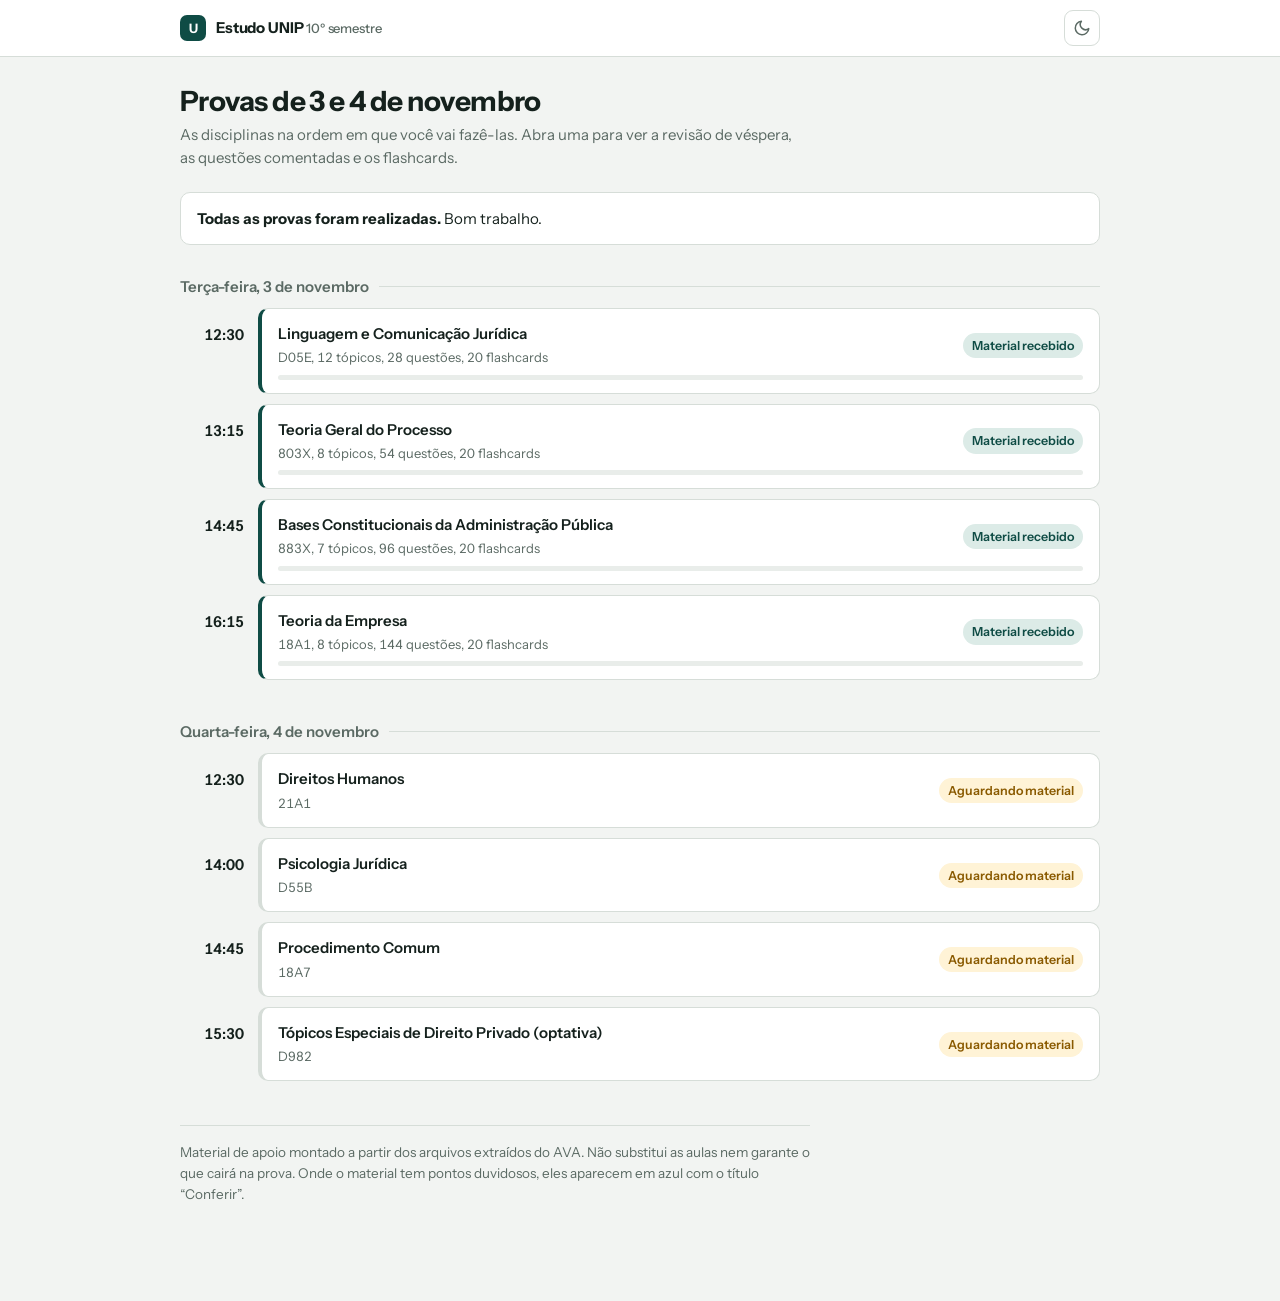
<file: portal.html>
<!DOCTYPE html>
<html lang="pt-BR">
<head>
<meta charset="UTF-8">
<meta name="viewport" content="width=device-width, initial-scale=1, viewport-fit=cover">
<title>Estudo UNIP: provas de 3 e 4 de novembro</title>
<link rel="preconnect" href="https://fonts.googleapis.com">
<link rel="preconnect" href="https://fonts.gstatic.com" crossorigin>
<link href="https://fonts.googleapis.com/css2?family=Instrument+Sans:wght@400;500;600;700&family=Source+Serif+4:ital,opsz,wght@0,8..60,400;0,8..60,600;1,8..60,400&display=swap" rel="stylesheet">
<style>:root{
  --bg:#f2f4f2; --surface:#fff; --surface-2:#e9edea; --ink:#15211d; --muted:#5b6a64; --line:#d6ddd8;
  --brand:#0f4c45; --brand-ink:#fff; --brand-soft:#dcebe7;
  --alta:#b4540a; --alta-soft:#fbeadb; --media:#3b5f9a; --media-soft:#e3ebf7;
  --ok:#17744a; --ok-soft:#dff3e8; --err:#b3363b; --err-soft:#fae3e4;
  --warn:#8a5a00; --warn-soft:#fff3d6;
  --ui:'Instrument Sans',system-ui,-apple-system,'Segoe UI',sans-serif;
  --read:'Source Serif 4',Georgia,'Times New Roman',serif; --r:10px;
}
@media (prefers-color-scheme: dark){
  :root:not([data-theme="light"]){
    --bg:#0e1513; --surface:#16201c; --surface-2:#1d2a25; --ink:#e6eeea; --muted:#93a39b; --line:#2a3832;
    --brand:#5fc0ae; --brand-ink:#08201b; --brand-soft:#17332e;
    --alta:#f0a15e; --alta-soft:#3a2614; --media:#8fb3ec; --media-soft:#1a2a45;
    --ok:#5fd39b; --ok-soft:#133323; --err:#f08a8e; --err-soft:#3b1a1c; --warn:#f0c76a; --warn-soft:#3a2d0c; color-scheme:dark;
  }
}
:root[data-theme="dark"]{
  --bg:#0e1513; --surface:#16201c; --surface-2:#1d2a25; --ink:#e6eeea; --muted:#93a39b; --line:#2a3832;
  --brand:#5fc0ae; --brand-ink:#08201b; --brand-soft:#17332e;
  --alta:#f0a15e; --alta-soft:#3a2614; --media:#8fb3ec; --media-soft:#1a2a45;
  --ok:#5fd39b; --ok-soft:#133323; --err:#f08a8e; --err-soft:#3b1a1c; --warn:#f0c76a; --warn-soft:#3a2d0c; color-scheme:dark;
}
*{box-sizing:border-box;margin:0;padding:0}
:root{box-sizing:border-box;padding-top:env(safe-area-inset-top,0px);padding-bottom:env(safe-area-inset-bottom,0px)}
html{scroll-padding-top:calc(env(safe-area-inset-top,0px) + 72px);height:100%}
body{min-height:100%;background:var(--bg);color:var(--ink);font-family:var(--ui);font-size:15px;line-height:1.55;-webkit-font-smoothing:antialiased}
body::before{content:"";position:fixed;inset:0 0 auto;height:env(safe-area-inset-top,0px);background:var(--surface);z-index:30}
button,input{font:inherit;color:inherit}
button{background:none;border:0;cursor:pointer}
a{color:inherit}
:focus-visible{outline:2px solid var(--brand);outline-offset:2px;border-radius:6px}

.top{position:sticky;top:env(safe-area-inset-top,0px);z-index:20;background:var(--surface);border-bottom:1px solid var(--line)}
.top-in{max-width:960px;margin:0 auto;padding:0 20px;height:56px;display:flex;align-items:center;justify-content:space-between;gap:12px}
.mark{display:flex;align-items:center;gap:10px;font-weight:700;letter-spacing:-.01em;text-decoration:none}
.mark-sq{width:26px;height:26px;border-radius:7px;background:var(--brand);color:var(--brand-ink);display:grid;place-items:center;font-size:13px}
.mark small{font-weight:500;color:var(--muted);font-size:13px}
.icon-btn{width:36px;height:36px;border-radius:9px;display:grid;place-items:center;border:1px solid var(--line);color:var(--muted)}
.icon-btn:hover{color:var(--ink);border-color:var(--muted)}
main{max-width:960px;margin:0 auto;padding:28px 20px 96px}
h1{font-size:28px;line-height:1.15;letter-spacing:-.02em;font-weight:700}
h3{font-size:15px;font-weight:600}
.lede{color:var(--muted);margin-top:6px;max-width:62ch}

/* home */
.next{margin:22px 0 8px;padding:14px 16px;border:1px solid var(--line);background:var(--surface);border-radius:var(--r);display:flex;gap:14px;align-items:center;justify-content:space-between;flex-wrap:wrap}
.next .cd{font-variant-numeric:tabular-nums;font-weight:700;color:var(--brand);font-size:18px}
.day{margin-top:30px}
.day h2{font-size:15px;font-weight:600;color:var(--muted);margin-bottom:10px;display:flex;align-items:center;gap:10px}
.day h2::after{content:"";flex:1;height:1px;background:var(--line)}
.slots{list-style:none}
.slot{display:grid;grid-template-columns:64px 1fr;gap:0 14px;padding-bottom:10px}
.slot-time{font-variant-numeric:tabular-nums;font-weight:600;padding-top:15px;text-align:right}
.slot-card{display:grid;grid-template-columns:1fr auto;gap:6px 16px;align-items:center;text-decoration:none;background:var(--surface);border:1px solid var(--line);border-radius:var(--r);padding:13px 16px;border-left:4px solid var(--line);transition:border-color .15s}
.slot-card:hover{border-color:var(--brand);border-left-color:var(--brand)}
.slot-card.ready{border-left-color:var(--brand)}
.slot-name{font-weight:600;line-height:1.3}
.slot-code{font-size:13px;color:var(--muted);font-variant-numeric:tabular-nums}
.slot-side{display:flex;align-items:center;gap:12px}
.bar{height:5px;border-radius:9px;background:var(--surface-2);overflow:hidden;grid-column:1/-1}
.bar i{display:block;height:100%;background:var(--brand);border-radius:9px;transition:width .3s}
.chip{display:inline-flex;align-items:center;font-size:12.5px;font-weight:600;padding:3px 9px;border-radius:99px;background:var(--surface-2);color:var(--muted);white-space:nowrap}
.chip.pronto{background:var(--brand-soft);color:var(--brand)}
.chip.wait{background:var(--warn-soft);color:var(--warn)}
.chip.alta{background:var(--alta-soft);color:var(--alta)}
.chip.media{background:var(--media-soft);color:var(--media)}
.foot-note{margin-top:34px;padding-top:16px;border-top:1px solid var(--line);color:var(--muted);font-size:13.5px;max-width:70ch}

/* disciplina */
.voltar{display:inline-flex;align-items:center;gap:6px;color:var(--muted);font-weight:500;font-size:14px;text-decoration:none;margin-bottom:14px}
.voltar:hover{color:var(--ink)}
.meta{display:flex;flex-wrap:wrap;gap:8px 12px;margin-top:10px;align-items:center;color:var(--muted);font-size:14px}
.panels{display:grid;gap:8px;margin-top:18px}
.panel{background:var(--surface);border:1px solid var(--line);border-radius:var(--r)}
.panel>summary{list-style:none;cursor:pointer;padding:11px 14px;font-weight:600;font-size:14px;display:flex;gap:10px;align-items:center}
.panel>summary::-webkit-details-marker{display:none}
.panel>summary::after{content:"";width:7px;height:7px;border-right:2px solid var(--muted);border-bottom:2px solid var(--muted);transform:rotate(45deg);margin-left:auto;transition:transform .15s;margin-bottom:3px}
.panel[open]>summary::after{transform:rotate(-135deg);margin-bottom:-3px}
.panel-b{padding:2px 16px 14px;border-top:1px solid var(--line);font-size:14.5px}
.panel-b ul{list-style:none;display:flex;flex-direction:column;gap:8px;margin-top:12px}
.panel-b li{padding-left:14px;position:relative}
.panel-b li::before{content:"";position:absolute;left:0;top:.6em;width:6px;height:6px;border-radius:2px;background:var(--muted)}
.panel.info{border-color:var(--media)}
.panel.info>summary{color:var(--media)}
.tabs{display:flex;gap:4px;margin:22px 0 20px;border-bottom:1px solid var(--line);overflow-x:auto}
.tab{padding:10px 14px;font-weight:600;color:var(--muted);border-bottom:2px solid transparent;margin-bottom:-1px;white-space:nowrap}
.tab span{font-weight:500;opacity:.8;margin-left:4px;font-variant-numeric:tabular-nums}
.tab[aria-selected="true"]{color:var(--brand);border-bottom-color:var(--brand)}
.tab:hover{color:var(--ink)}
.toolbar{display:flex;gap:8px;flex-wrap:wrap;margin-bottom:14px;align-items:center}
.fbtn{padding:6px 12px;border-radius:99px;border:1px solid var(--line);font-size:13.5px;font-weight:600;color:var(--muted);background:var(--surface);white-space:nowrap}
.fbtn[aria-pressed="true"]{background:var(--ink);color:var(--bg);border-color:var(--ink)}
.search{flex:1;min-width:170px;max-width:320px;padding:7px 12px;border:1px solid var(--line);border-radius:99px;background:var(--surface);font-size:14px}
.spacer{flex:1}
.count{color:var(--muted);font-size:13.5px;font-variant-numeric:tabular-nums}
.chips-scroll{display:flex;gap:6px;overflow-x:auto;padding-bottom:4px;margin-bottom:12px}

/* top5 + conferir + pegadinha */
.top5{background:var(--surface);border:1px solid var(--line);border-radius:var(--r);padding:14px 16px;margin-bottom:16px}
.top5 ol{margin:8px 0 0 20px;display:flex;flex-direction:column;gap:5px;font-size:14.5px}
.conferir{margin-top:14px;padding:11px 14px;background:var(--media-soft);border-left:3px solid var(--media);border-radius:8px;font-size:14px;line-height:1.55;max-width:68ch}
.conferir b{display:block;color:var(--media);font-size:13.5px;margin-bottom:2px}
.pega{margin-top:14px;padding:12px 14px;background:var(--warn-soft);border-radius:8px}

/* revisão */
.topic{background:var(--surface);border:1px solid var(--line);border-radius:var(--r);margin-bottom:10px;border-left:4px solid var(--line)}
.topic[data-p="alta"]{border-left-color:var(--alta)}
.topic[data-p="media"]{border-left-color:var(--media)}
.topic summary{list-style:none;display:flex;align-items:center;gap:12px;padding:14px 16px;cursor:pointer}
.topic summary::-webkit-details-marker{display:none}
.topic summary::after{content:"";width:8px;height:8px;border-right:2px solid var(--muted);border-bottom:2px solid var(--muted);transform:rotate(45deg);margin-left:auto;transition:transform .15s;flex-shrink:0;margin-bottom:3px}
.topic[open] summary::after{transform:rotate(-135deg);margin-bottom:-3px}
.topic-t{font-weight:600;line-height:1.3}
.topic.done .topic-t{color:var(--muted);text-decoration:line-through;text-decoration-color:var(--line)}
.topic-body{padding:4px 18px 18px;border-top:1px solid var(--line)}
.rev{font-family:var(--read);font-size:17px;line-height:1.7;max-width:70ch}
.rev p{margin-top:12px}
.rev ul,.rev ol{margin-top:10px;padding-left:22px;display:flex;flex-direction:column;gap:6px}
.rev ul ul{margin-top:6px}
.rev li::marker{color:var(--brand)}
.rev h3,.rev h4{font-family:var(--ui);margin-top:16px}
.rev .pega{font-size:16px}
.rev code{font-family:ui-monospace,Menlo,monospace;font-size:.88em;background:var(--surface-2);padding:1px 5px;border-radius:4px}
.tw{overflow-x:auto;margin-top:14px;max-width:100%}
.rev table{border-collapse:collapse;font-family:var(--ui);font-size:14px;line-height:1.45;min-width:420px;width:100%}
.rev th{background:var(--surface-2);text-align:left;font-weight:600}
.rev th,.rev td{padding:8px 11px;border:1px solid var(--line);vertical-align:top}
.check{display:flex;align-items:center;gap:8px;margin-top:16px;font-weight:600;font-size:14px;cursor:pointer;width:max-content}
.check input{width:18px;height:18px;accent-color:var(--brand)}

/* questões */
.gh{font-size:15px;font-weight:600;margin:22px 0 10px;color:var(--muted)}
.qrow{background:var(--surface);border:1px solid var(--line);border-radius:var(--r);padding:14px 16px;margin-bottom:8px}
.qrow-h{display:flex;align-items:center;gap:10px;flex-wrap:wrap}
.qn{font-weight:700;font-variant-numeric:tabular-nums}
.qtema{color:var(--muted);font-size:14px;flex:1;min-width:120px}
.gab{margin-left:auto;display:inline-flex;align-items:center;gap:8px}
.gab b{width:32px;height:32px;border-radius:8px;background:var(--brand);color:var(--brand-ink);display:grid;place-items:center;font-size:15px}
.gab span{font-size:13px;color:var(--muted);font-weight:500}
.qenun{font-family:var(--read);font-size:16.5px;line-height:1.6;margin-top:10px;color:var(--muted);font-style:italic;max-width:70ch}
.qtxt{font-family:var(--read);font-size:17px;line-height:1.65;margin-top:8px;max-width:70ch}
.qcom{font-family:var(--read);font-size:16px;line-height:1.6;margin-top:6px;color:var(--muted);max-width:70ch}
.sint{background:var(--surface);border:1px solid var(--line);border-radius:var(--r);padding:12px 16px;margin-bottom:8px}
.sint h3{margin-bottom:4px}
.sint p{font-family:var(--read);font-size:16.5px;line-height:1.65;max-width:70ch}

/* flashcards */
.fc-top{display:flex;justify-content:space-between;align-items:center;gap:12px;margin-bottom:14px;flex-wrap:wrap;color:var(--muted);font-size:14px}
.fc-scene{perspective:1400px;max-width:660px;margin:0 auto}
.fc{position:relative;height:min(400px,60vh);min-height:300px;transform-style:preserve-3d;transition:transform .5s cubic-bezier(.3,.7,.2,1);cursor:pointer;width:100%;display:block;text-align:left}
.fc.flip{transform:rotateY(180deg)}
.face{position:absolute;inset:0;backface-visibility:hidden;-webkit-backface-visibility:hidden;border-radius:16px;border:1px solid var(--line);background:var(--surface);padding:26px 26px 20px;display:flex;flex-direction:column;justify-content:space-between;overflow:auto}
.face.back{transform:rotateY(180deg);background:var(--brand-soft);border-color:transparent}
.face .lab{font-size:13.5px;font-weight:600;color:var(--muted)}
.face.back .lab{color:var(--brand)}
.face .txt{font-family:var(--read);font-size:21px;line-height:1.5;margin:auto 0;padding:10px 0;max-width:40ch}
.face.back .txt{font-size:19px}
.face .hint{font-size:13px;color:var(--muted)}
.fc-actions{display:flex;gap:10px;justify-content:center;margin-top:18px;flex-wrap:wrap}
.btn{padding:10px 18px;border-radius:10px;font-weight:600;border:1px solid var(--line);background:var(--surface)}
.btn:hover{border-color:var(--muted)}
.btn.main{background:var(--brand);color:var(--brand-ink);border-color:var(--brand)}
.btn.wrong{border-color:var(--err);color:var(--err)}
.btn.right{border-color:var(--ok);color:var(--ok)}
.fc-note{max-width:660px;margin:14px auto 0}
.fc-done{text-align:center;padding:40px 20px;background:var(--surface);border:1px solid var(--line);border-radius:16px;max-width:660px;margin:0 auto}
.fc-done h3{font-size:20px;margin-bottom:6px}
.kbd{color:var(--muted);font-size:12.5px}
.empty{padding:30px;border:1px dashed var(--line);border-radius:var(--r);color:var(--muted);text-align:center}

@media (max-width:600px){
  h1{font-size:23px} main{padding:20px 16px 90px} .top-in{padding:0 16px}
  .slot{grid-template-columns:46px 1fr;gap:0 10px} .slot-time{font-size:14px}
  .slot-card{grid-template-columns:1fr} .slot-side{justify-content:flex-start}
  .kbd{display:none} .face .txt{font-size:19px} .face.back .txt{font-size:17.5px}
  .rev{font-size:16.5px} .qrow{padding:12px 13px}
}
@media (prefers-reduced-motion:reduce){*{transition:none!important;animation:none!important}}
@media print{.top,.tabs,.toolbar,.check,.panels{display:none}.topic{break-inside:avoid}body{background:#fff}}
</style>
</head>
<body>
<header class="top">
  <div class="top-in">
    <a class="mark" href="#home" aria-label="Início"><span class="mark-sq">U</span><span>Estudo UNIP <small>10º semestre</small></span></a>
    <button class="icon-btn" id="theme" aria-label="Alternar tema claro e escuro" title="Alternar tema">
      <svg width="18" height="18" viewBox="0 0 24 24" fill="none" stroke="currentColor" stroke-width="2" stroke-linecap="round" stroke-linejoin="round"><path d="M21 12.8A9 9 0 1 1 11.2 3a7 7 0 0 0 9.8 9.8z"/></svg>
    </button>
  </div>
</header>
<main id="app"></main>
<script>window.DADOS=window.DADOS||{};window.DADOS["D05E"]={"cod": "D05E", "revisao": [{"id": "r1", "titulo": "Gênero discursivo jurídico", "prob": "media", "html": "<ul>\n<li>Objetivo único: <strong>conquista de adesão</strong> do interlocutor</li>\n<li>Lugar de enunciação principal trabalhado: <strong>Tribunal do Júri</strong></li>\n<li>Referência teórica central: <strong>Pêcheux (1969)</strong> — formações imaginárias</li>\n</ul>"}, {"id": "r2", "titulo": "Formações imaginárias (Pêcheux)", "prob": "alta", "html": "<p>Relação triádica: <strong>Eu — OUTRO — Referente</strong></p>\n<p>As 6 imagens constitutivas do discurso:</p>\n<ul>\n<li>A imagem que o OUTRO tem de mim para eu lhe falar assim</li>\n<li>A imagem que tenho do OUTRO para lhe falar assim</li>\n<li>A imagem que tenho de mim para que ele me fale assim</li>\n<li>A imagem que tenho dele para que ele me fale assim</li>\n<li>A imagem que tenho <strong>do que</strong> lhe falo</li>\n<li>A imagem que ele tem <strong>do que</strong> me fala</li>\n</ul>\n<p><strong>LEITOR VIRTUAL:</strong> inserido no texto no próprio ato da escrita; é imaginário; pode ser <strong>cúmplice</strong> (adere à tese) ou <strong>adversário</strong> (fonte de contra-argumentos a antecipar).</p>"}, {"id": "r3", "titulo": "Tese primária e teses secundárias", "prob": "alta", "html": "<div class=\"tw\"><table>\n<thead>\n<tr>\n<th>Tese Primária</th>\n<th>Teses Secundárias</th>\n</tr>\n</thead>\n<tbody>\n<tr>\n<td>Ideia central, não pode ser abandonada</td>\n<td>Contra-argumentos trazidos pelo próprio enunciador</td>\n</tr>\n<tr>\n<td>Deve ser retomada constantemente</td>\n<td>Servem para fortalecer a tese primária</td>\n</tr>\n<tr>\n<td>O enunciador <strong>jamais</strong> se afasta dela</td>\n<td>São <strong>refutadas</strong> no espaço discursivo do próprio enunciador</td>\n</tr>\n</tbody>\n</table></div>\n<p class=\"pega\"><strong>PEGADINHA:</strong> \"As teses secundárias questionam a tese primária\" → <strong>FALSO.</strong> Elas reforçam ao serem refutadas dentro do texto do enunciador.</p>"}, {"id": "r4", "titulo": "Estrutura do texto argumentativo", "prob": "media", "html": "<p><strong>Introdução:</strong> Apresenta o tema/tese primária. Primeiro contato com interlocutores. Pode elogiar a responsabilidade da audiência. <strong>Conquista já começa aqui</strong> (pegadinha: \"na introdução não cabe conquista\" → <strong>FALSO</strong>).</p>\n<p><strong>Desenvolvimento:</strong> Etapa mais crucial. Embate tese primária × teses secundárias. Contra-argumentos são derrubados aqui. <strong>Risco de alimentar o oponente.</strong> Estado de alerta contínuo.</p>\n<p><strong>Conclusão:</strong> Retoma a tese primária já respaldada. Sujeito apresenta-se vitorioso. <strong>Não</strong> basta \"fechar\" sem retomar a tese primária (pegadinha frequente).</p>"}, {"id": "r5", "titulo": "Convencer, persuadir e dissuadir", "prob": "alta", "html": "<div class=\"tw\"><table>\n<thead>\n<tr>\n<th>Ato</th>\n<th>Audiência</th>\n<th>Mecanismo</th>\n<th>Posicionamento anterior</th>\n</tr>\n</thead>\n<tbody>\n<tr>\n<td><strong>Convencer</strong></td>\n<td>Universal (racional)</td>\n<td>Razão/lógica</td>\n<td>Interlocutor <strong>ainda não</strong> se posicionou</td>\n</tr>\n<tr>\n<td><strong>Persuadir</strong></td>\n<td>Particular/específica (leigos)</td>\n<td>Apelo emocional</td>\n<td>Interlocutor já tem posição; exige mudança</td>\n</tr>\n<tr>\n<td><strong>Dissuadir</strong></td>\n<td>Particular</td>\n<td>Argumentação sólida</td>\n<td>Mais complexo; mexe em valores pessoais</td>\n</tr>\n</tbody>\n</table></div>\n<p><strong>Perelman (1982):</strong> persuasão → audiência específica/leigos. Convencer → audiência universal.</p>\n<p class=\"pega\"><strong>PEGADINHA frequentíssima:</strong> \"Apenas persuadir e dissuadir exigem mudança de posicionamento\" → <strong>VERDADE.</strong> Convencer atua sobre quem ainda não decidiu.</p>\n<p class=\"pega\"><strong>PEGADINHA:</strong> assertivas que dizem que esses três atos atuam \"tão somente\" na direção de UM dos sujeitos (apenas enunciador OU apenas interlocutor) → <strong>SEMPRE ERRADAS.</strong> Atuam nos valores de ambos.</p>"}, {"id": "r6", "titulo": "Lugares da argumentação (Perelman)", "prob": "alta", "html": "<p>Premissas gerais que reforçam adesão a valores:</p>\n<ul>\n<li><strong>Lugar da Quantidade:</strong> mais serve a mais pessoas/mais durável = mais valioso</li>\n<li><strong>Lugar da Qualidade:</strong> o raro, o único, o irreversível vale mais</li>\n<li><strong>Lugar da Pessoa:</strong> pessoas &gt; coisas (\"Primeiro as pessoas, depois as coisas!\")</li>\n<li><strong>Lugar do Existente:</strong> prefere-se o que já existe ao que ainda não existe</li>\n<li><strong>Lugar de Essência:</strong> valoriza representantes perfeitos de uma categoria (Ferrari = bom carro)</li>\n<li><strong>Lugar da Ordem:</strong> o anterior funda o posterior</li>\n</ul>\n<p><strong>O que caracteriza um auditório:</strong> não os valores que admite, mas <strong>como os hierarquiza.</strong></p>"}, {"id": "r7", "titulo": "Hierarquia de valores", "prob": "alta", "html": "<ul>\n<li>Não existe hierarquia <strong>perfeita e ideal válida para todos os tempos e lugares</strong> → assertiva I correta nos dois questionários</li>\n<li>Valores universais (verdade, bem, belo, afeto, sagrado) <strong>devem</strong> ser priorizados</li>\n<li>Valores lógicos (razão/verdade), éticos (justiça, liberdade), estéticos (beleza)</li>\n</ul>"}, {"id": "r8", "titulo": "Heterogeneidade discursiva", "prob": "media", "html": "<ul>\n<li><strong>Mostrada/Marcada:</strong> citação identificada com aspas, referência ao autor → forma marcada</li>\n<li><strong>Constitutiva/Não marcada:</strong> discurso do outro incorporado sem demarcação → ilusão de autoria</li>\n<li>Ambas servem ao percurso argumentativo no Tribunal do Júri</li>\n<li>A <strong>ilusão de origem</strong> faz o sujeito crer que é a origem do seu discurso</li>\n</ul>"}, {"id": "r9", "titulo": "Estratégias argumentativas", "prob": "media", "html": "<ul>\n<li><strong>Argumento de autoridade:</strong> citar fonte confiável; <strong>obrigatório</strong> identificar o autor</li>\n<li><strong>Exemplificação/Ilustração:</strong> fato real ou fictício; útil para teses teóricas; digressões <em>necessárias</em> são válidas (orientar antes e concluir depois); digressões desnecessárias = prejuízo</li>\n<li><strong>Causa e consequência:</strong> motivos + efeitos; cria efeito de lógica</li>\n<li><strong>ABNT no texto escrito:</strong> erros ortográficos na citação → acrescentar (sic); cortes na citação → reticências entre colchetes [...]; grifo inserido → \"(grifo nosso)\"; grifo original → \"(grifo do autor)\"</li>\n</ul>"}, {"id": "r10", "titulo": "Lógica jurídica e dialética", "prob": "media", "html": "<ul>\n<li><strong>Lógica formal:</strong> cuida das regras do pensamento racional</li>\n<li><strong>Lógica material:</strong> investiga adequação do raciocínio à realidade</li>\n<li><strong>Silogismo:</strong> dedução de conclusão a partir de premissas</li>\n<li><strong>Dialética:</strong> diálogo, oposição de ideias entre posições antagônicas</li>\n<li><strong>Siches (Recaséns Siches):</strong> defende a \"lógica do razoável\" — razão impregnada de pontos de vista estimativos e axiológicos, com ensinamentos da experiência humana</li>\n<li><strong>Robert Alexy:</strong> teoria da argumentação capaz de distinguir bons dos maus argumentos; busca coerência lógica, não incoerência</li>\n</ul>"}, {"id": "r11", "titulo": "Artigos de lei citados", "prob": "media", "html": "<ul>\n<li><strong>Art. 5º LINDB:</strong> juiz atenderá aos fins sociais (interpretação teleológica)</li>\n<li><strong>Art. 489 §1º CPC:</strong> fundamentação exauriente; proibição de paráfrase genérica</li>\n<li><strong>Art. 326 CPC:</strong> pedidos subsidiários/alternativos (teses primárias antes das subsidiárias)</li>\n<li><strong>Art. 330 §1º CPC:</strong> inépcia da petição inicial (falta pedido/causa de pedir; narração não gera conclusão; pedidos incompatíveis)</li>\n</ul>"}, {"id": "r12", "titulo": "Pegadinhas e erros clássicos", "prob": "alta", "html": "<ol>\n<li>\"Na introdução não cabe conquista dos interlocutores\" → <strong>FALSO</strong></li>\n<li>\"Na conclusão basta fechar sem retomar a tese primária\" → <strong>FALSO</strong></li>\n<li>\"Teses secundárias questionam a tese primária\" → <strong>FALSO</strong> (elas são refutadas para reforçá-la)</li>\n<li>\"Argumentação por antecipação causa equívocos\" → <strong>FALSO</strong> (só ajuda)</li>\n<li>\"Formações imaginárias não influenciam a conquista de adesão\" → <strong>FALSO</strong></li>\n<li>Assertivas com \"tão somente\", \"apenas\", \"não pode\" restringindo o alcance dos atos de convencer/persuadir → <strong>SEMPRE ERRADAS</strong></li>\n<li>\"Convencer, persuadir e dissuadir exigem todos mudança de posicionamento\" → <strong>FALSO</strong> (apenas persuadir e dissuadir)</li>\n<li>\"É impossível prever os argumentos do interlocutor\" → <strong>FALSO</strong> (formações imaginárias permitem prever e antecipar)</li>\n<li>\"Fontes duvidosas ainda conquistam credibilidade\" → <strong>FALSO</strong></li>\n<li>Orador deve se adaptar ao público, não o contrário → <strong>assertivas I e III corretas</strong> (adaptação ao repertório e condições intelectuais da audiência)</li>\n</ol>"}], "top5": ["<b>Formações imaginárias + leitor virtual (cúmplice/adversário)</b> — cobrado em todos os questionários", "<b>Tese primária × teses secundárias</b> — cobrado em todos os questionários", "<b>Convencer × persuadir × dissuadir + audiência universal/particular</b> — cobrado em todos os questionários", "<b>Lugares da argumentação + hierarquia de valores</b> — cobrado em ambas as unidades", "<b>Estratégias argumentativas + lógica jurídica/dialética</b> — cobrado na Unidade II"], "questoes": [{"id": "Q1-I", "bloco": "UNIDADE I — QUESTIONÁRIO", "num": "Q1", "tema": "Hierarquia de valores", "enun": "\"Não é possível se definir uma hierarquia perfeita e ideal válida para todos os tempos e lugares\" — qual assertiva está correta?", "gab": "A", "gabLabel": "Apenas I", "html": "Apenas a assertiva I está correta. A hierarquia de valores é relativa ao tempo, cultura e contexto. Valores universais <i>devem</i> ser priorizados (o que torna II e III falsas). Hierarquia ideal universal não existe.", "repete": false, "repeteRef": "", "coment": []}, {"id": "Q2-I", "bloco": "UNIDADE I — QUESTIONÁRIO", "num": "Q2", "tema": "Legitimidade e credibilidade", "enun": "Qual afirmativa sobre verossimilhança, legitimidade e transparência é correta?", "gab": "D", "gabLabel": "Apenas IV", "html": "Apenas a IV está correta: enunciação formal exige preservação da urbanidade. Fontes duvidosas destroem credibilidade (I falsa). Dosagem da informação exige atenção constante (II falsa). Exemplos forjados/fantasiosos geram falta de credibilidade (III falsa).", "repete": false, "repeteRef": "", "coment": []}, {"id": "Q3-I", "bloco": "UNIDADE I — QUESTIONÁRIO", "num": "Q3", "tema": "Atos de convencer/persuadir/dissuadir", "enun": "Qual(is) afirmativa(s) sobre os três atos é/são <b>incorreta(s)</b>?", "gab": "C", "gabLabel": "Apenas I, II e III", "html": "O enunciado pede as INCORRETAS. I, II e III restringem indevidamente os atos a \"apenas um dos sujeitos\" ou negam a atuação sobre formações imaginárias. A IV é a única correta: os atos atuam sobre formações ideológicas e imaginárias de ambos.", "repete": true, "repeteRef": "", "coment": []}, {"id": "Q4-I", "bloco": "UNIDADE I — QUESTIONÁRIO", "num": "Q4", "tema": "Ajuste à audiência", "enun": "Ao organizar palestra sobre organizações criminosas, o sujeito enunciador deve observar:", "gab": "E", "gabLabel": "Todas são corretas", "html": "Todas as assertivas expressam requisitos do ajuste ao interlocutor: calibrar nível de linguagem, evitar jargões incompreensíveis, garantir legitimidade das fontes e preservar urbanidade.", "repete": false, "repeteRef": "", "coment": []}, {"id": "Q5-I", "bloco": "UNIDADE I — QUESTIONÁRIO", "num": "Q5", "tema": "Interação sujeito × interlocutor na elaboração", "enun": "Qual(is) assertiva(s) descreve(m) bem a interação durante a elaboração do texto?", "gab": "E", "gabLabel": "Apenas III e IV", "html": "III e IV descrevem o papel das formações imaginárias no planejamento (projetar o interlocutor virtual para antecipar contra-argumentos e calibrar vocabulário). I e II são falsas: a antecipação ocorre no planejamento, não só na introdução; o imaginário é suficiente.", "repete": false, "repeteRef": "", "coment": []}, {"id": "Q6-I", "bloco": "UNIDADE I — QUESTIONÁRIO", "num": "Q6", "tema": "Leitor virtual", "enun": "O recurso do leitor virtual favorece quem?", "gab": "E", "gabLabel": "Apenas IV", "html": "Favorece tanto defesa quanto promotoria — é ferramenta universal. Ambos medem o grau de aceitabilidade de suas teses. As alternativas I, II e III restringem indevidamente a apenas uma das partes.", "repete": false, "repeteRef": "", "coment": []}, {"id": "Q7-I", "bloco": "UNIDADE I — QUESTIONÁRIO", "num": "Q7", "tema": "Honestidade e argumento ético", "enun": "\"O sujeito deve construir percurso argumentativo com honestidade e transparência PORQUE se falhar, o percurso será manipulação.\"", "gab": "B", "gabLabel": "Ambas verdadeiras e a segunda justifica a primeira", "html": "A segunda assertiva estabelece o nexo causal: a ausência de honestidade degrada a argumentação em manipulação, justificando a necessidade expressa na primeira.", "repete": false, "repeteRef": "", "coment": []}, {"id": "Q8-I", "bloco": "UNIDADE I — QUESTIONÁRIO", "num": "Q8", "tema": "Desenvolvimento do texto argumentativo", "enun": "Qual(is) assertiva(s) sobre o desenvolvimento é/são correta(s)?", "gab": "D", "gabLabel": "Apenas III e IV", "html": "I é falsa: teses secundárias <i>reforçam</i> a primária ao serem refutadas (não a questionam). II é falsa: contra-argumentos são derrubados no desenvolvimento, não na conclusão. III e IV alertam corretamente para o risco de alimentar o oponente.", "repete": false, "repeteRef": "", "coment": []}, {"id": "Q9-I", "bloco": "UNIDADE I — QUESTIONÁRIO", "num": "Q9", "tema": "Contra-argumentos no Tribunal do Júri", "enun": "É possível o sujeito enunciador se servir de contra-argumentos à sua própria proposta?", "gab": "B", "gabLabel": "Apenas II", "html": "Sim, é possível e razoável antecipar contra-argumentos para negociar com o interlocutor imaginário e conquistar a adesão. Apenas a assertiva II combina corretamente \"é possível\" com \"é razoável negociar\".", "repete": true, "repeteRef": "", "coment": []}, {"id": "Q10-I", "bloco": "UNIDADE I — QUESTIONÁRIO", "num": "Q10", "tema": "Valor da pessoa", "enun": "Assertivas sobre o valor do \"outro\" como pessoa no percurso argumentativo:", "gab": "D", "gabLabel": "Todas são corretas", "html": "Todas traduzem o princípio central da comunicação empática: respeitar o outro como pessoa humana. Desconsiderar a existência da audiência gera rejeição imediata.", "repete": true, "repeteRef": "", "coment": []}, {"id": "AT1-I", "bloco": "UNIDADE I — ATIVIDADE TELEAULA", "num": "AT1", "tema": "Formações imaginárias e leitor virtual", "enun": "Qual alternativa é correta quanto às formações imaginárias?", "gab": "A", "gabLabel": "", "html": "O leitor virtual é constitutivo do próprio ato da escrita/fala e pode ser cúmplice ou adversário. As demais negam indevidamente a antecipação ou afirmam que a antecipação causa equívocos.", "repete": true, "repeteRef": "Q9-I tema", "coment": []}, {"id": "AT2-I", "bloco": "UNIDADE I — ATIVIDADE TELEAULA", "num": "AT2", "tema": "Teses primárias e secundárias", "enun": "Qual afirmação sobre a conquista de adesão à tese primária é correta?", "gab": "A", "gabLabel": "", "html": "A tese primária é reafirmada com o auxílio estratégico das teses secundárias, que são refutadas no espaço discursivo do próprio enunciador.", "repete": true, "repeteRef": "Q8-I tema", "coment": []}, {"id": "AT3-I", "bloco": "UNIDADE I — ATIVIDADE TELEAULA", "num": "AT3", "tema": "Convencer, persuadir, dissuadir", "enun": "Qual alternativa descreve melhor os três atos?", "gab": "B", "gabLabel": "", "html": "A persuasão opera sobre audiência específica/particular. O ato de persuadir exige conhecimento das singularidades da audiência endereçada (diferente do convencer que apela à razão universal).\n<i>Atenção: na Atividade Teleaula o gabarito é B (persuadir → audiência específica), enquanto no Questionário Unidade I a Q3 o gabarito é D (abrange os três atos). Questões diferentes, ler atentamente o enunciado.</i>", "repete": true, "repeteRef": "Q3-I tema", "coment": []}, {"id": "AT4-I", "bloco": "UNIDADE I — ATIVIDADE TELEAULA", "num": "AT4", "tema": "Adaptação ao público", "enun": "Qual(is) assertiva(s) está(ão) correta(s): I (o enunciador se adapta ao público), II (o público se adapta ao enunciador), III (atentar ao repertório do público)?", "gab": "B", "gabLabel": "I e III", "html": "O enunciador deve adaptar-se ao público (I), não o contrário (II falsa). Atentar ao repertório da audiência é requisito da eficácia comunicativa (III correta).", "repete": true, "repeteRef": "", "coment": []}, {"id": "Q1-II", "bloco": "UNIDADE II — QUESTIONÁRIO", "num": "Q1", "tema": "Contra-argumentos no Júri", "enun": "Qual alternativa sobre o uso de contra-argumentos é correta?", "gab": "D", "gabLabel": "", "html": "É possível e razoável servir-se de contra-argumentos para negociar com o interlocutor imaginário e conquistar adesão. Alternativa D combina os dois elementos corretos.", "repete": true, "repeteRef": "Q9-I", "coment": []}, {"id": "Q2-II", "bloco": "UNIDADE II — QUESTIONÁRIO", "num": "Q2", "tema": "Ajuste ao júri na réplica de crime passional", "enun": "Qual(is) assertiva(s) sobre o promotor na réplica é/são correta(s)?", "gab": "B", "gabLabel": "Apenas I e IV", "html": "I: o promotor deve preparar os jurados para não absolver (não só para condenar). IV: deve antecipar os movimentos da defesa para blindar contra a sedução da tréplica. II e III incorretas porque descrevem estratégias ineficazes ou enganosas.", "repete": false, "repeteRef": "", "coment": []}, {"id": "Q3-II", "bloco": "UNIDADE II — QUESTIONÁRIO", "num": "Q3", "tema": "Marca do texto argumentativo", "enun": "A conquista de adesão é imprescindível para o texto argumentativo jurídico?", "gab": "C", "gabLabel": "", "html": "Sim, é imprescindível para o texto argumentativo jurídico assim como para todos os gêneros discursivos. Alternativas que excluem o jurídico ou afirmam irrelevância estão erradas.", "repete": true, "repeteRef": "", "coment": []}, {"id": "Q4-II", "bloco": "UNIDADE II — QUESTIONÁRIO", "num": "Q4", "tema": "Verossimilhança e credibilidade", "enun": "Qual assertiva sobre legitimidade das informações é verdadeira?", "gab": "D", "gabLabel": "Apenas IV", "html": "Idêntica à Q2 do Questionário I: apenas a IV (urbanidade na enunciação formal) é verdadeira. I, II e III contêm erros sobre fontes duvidosas, dosagem da informação e exemplos forjados.", "repete": true, "repeteRef": "Q2-I", "coment": []}, {"id": "Q5-II", "bloco": "UNIDADE II — QUESTIONÁRIO", "num": "Q5", "tema": "Formações imaginárias e seleção de argumentos", "enun": "Qual(is) assertiva(s) sobre as formações imaginárias é/são correta(s)?", "gab": "A", "gabLabel": "Apenas I e II", "html": "I: os interlocutores são definidos pelo enunciador no ato da elaboração. II: essa projeção imaginária orienta a seleção de argumentos e contra-argumentos. III é falsa (formulação parcial); IV é falsa (nega o favorecimento).", "repete": false, "repeteRef": "", "coment": []}, {"id": "Q6-II", "bloco": "UNIDADE II — QUESTIONÁRIO", "num": "Q6", "tema": "Interação sujeito × interlocutor", "enun": "Qual(is) assertiva(s) melhor descreve(m) a interação durante a elaboração?", "gab": "E", "gabLabel": "Apenas III e IV", "html": "Idêntica à Q5-I: formações imaginárias orientam o planejamento discursivo para antecipar contra-argumentos e calibrar vocabulário.", "repete": true, "repeteRef": "Q5-I", "coment": []}, {"id": "Q7-II", "bloco": "UNIDADE II — QUESTIONÁRIO", "num": "Q7", "tema": "Atos de convencer/persuadir/dissuadir", "enun": "Qual(is) assertiva(s) sobre os três atos é/são coerente(s) com a teoria?", "gab": "E", "gabLabel": "Todas são incoerentes", "html": "Todas as assertivas usam restrições indevidas (\"não\", \"tão somente\", \"apenas\"). Os três atos atuam sobre formações ideológicas, imaginárias e discursivas de ambos os sujeitos. Nenhuma das quatro assertivas está correta.", "repete": true, "repeteRef": "Q3-I", "coment": []}, {"id": "Q8-II", "bloco": "UNIDADE II — QUESTIONÁRIO", "num": "Q8", "tema": "Processo de elaboração e os três atos", "enun": "Qual(is) assertiva(s) é/são correta(s)?", "gab": "B", "gabLabel": "Apenas I, III e IV", "html": "II é falsa: convencer exige esforço argumentativo sólido (apelo à razão). I, III e IV descrevem corretamente a natureza contínua do ajuste ao interlocutor e a complexidade ideológica da persuasão e da dissuasão.", "repete": false, "repeteRef": "", "coment": []}, {"id": "Q9-II", "bloco": "UNIDADE II — QUESTIONÁRIO", "num": "Q9", "tema": "Valor do \"outro\" como pessoa", "enun": "Assertivas sobre o valor do outro no percurso argumentativo:", "gab": "D", "gabLabel": "Todas são corretas", "html": "Idêntica à Q10-I: o respeito ao interlocutor como pessoa é pilar do ethos. Ignorar ou desvalorizar a audiência gera rejeição.", "repete": true, "repeteRef": "Q10-I", "coment": []}, {"id": "Q10-II", "bloco": "UNIDADE II — QUESTIONÁRIO", "num": "Q10", "tema": "Hierarquia de valores", "enun": "Qual assertiva sobre a hierarquia de valores está correta?", "gab": "A", "gabLabel": "Apenas I", "html": "Idêntica à Q1-I: apenas a assertiva I (não existe hierarquia perfeita universal) está correta.", "repete": true, "repeteRef": "Q1-I", "coment": []}, {"id": "AT1-II", "bloco": "UNIDADE II — ATIVIDADE TELEAULA", "num": "AT1", "tema": "Dificuldade na hierarquia de valores", "enun": "Por que é difícil estabelecer hierarquia de valores?", "gab": "B", "gabLabel": "", "html": "A dificuldade reside na questão da objetividade versus subjetividade dos valores. Cada sujeito atravessa os valores com sua história e cultura, impedindo uma hierarquia objetiva fixa.", "repete": false, "repeteRef": "", "coment": []}, {"id": "AT2-II", "bloco": "UNIDADE II — ATIVIDADE TELEAULA", "num": "AT2", "tema": "Heterogeneidade discursiva no Júri", "enun": "Quais assertivas sobre heterogeneidade discursiva são corretas?", "gab": "E", "gabLabel": "Todas são corretas", "html": "Todas as assertivas (I a V) descrevem corretamente os mecanismos de polifonia: integração de vozes marcada (mostrada) e não marcada (constitutiva), ilusão de autoria, princípio de autoria e confirmação/refutação do discurso alheio.", "repete": false, "repeteRef": "", "coment": []}, {"id": "AT3-II", "bloco": "UNIDADE II — ATIVIDADE TELEAULA", "num": "AT3", "tema": "Estratégias argumentativas", "enun": "Qual alternativa sobre estratégias argumentativas está correta?", "gab": "D", "gabLabel": "", "html": "Argumento de exemplificação: fatos reais/fictícios concretizam teses teóricas; digressões necessárias são válidas se orientadas antes e concluídas depois. A (autoridade dispensa referência → falso), B (citação dispensa identificação → falso), C (ABNT no oral → equivocado), E (Siches e lógica formal estão trocados → falso).", "repete": false, "repeteRef": "", "coment": []}, {"id": "AT4-II", "bloco": "UNIDADE II — ATIVIDADE TELEAULA", "num": "AT4", "tema": "Lógica jurídica e dialética", "enun": "Qual alternativa descreve corretamente a lógica jurídica?", "gab": "E", "gabLabel": "", "html": "A dialética é o diálogo entre posições antagônicas. Siches defende a \"lógica do razoável\" (razão impregnada de valorações axiológicas e experiência humana). A (lógica não cria verdade matemática), B (indução parte de dados particulares, não genéricos), C (lógica formal/material invertidas), D (Alexy busca coerência, não incoerência).", "repete": false, "repeteRef": "", "coment": []}], "sinteses": [], "cards": [{"id": "c1", "f": "O que é o \"leitor virtual\" no discurso jurídico?", "v": "Leitor imaginário inserido no próprio ato da escrita/fala; pode ser <b>cúmplice</b> (adere à tese) ou <b>adversário</b> (fonte de objeções a antecipar). Nunca tem identidade real — é construído pelas formações imaginárias."}, {"id": "c2", "f": "Qual é a relação triádica das formações imaginárias segundo Pêcheux (1969)?", "v": "<b>Eu — OUTRO — Referente.</b> O enunciador projeta imagens de si, do interlocutor e do objeto do discurso para orientar toda a estrutura argumentativa."}, {"id": "c3", "f": "O que é a tese primária e de que ela o enunciador jamais pode se afastar?", "v": "É a ideia central do discurso, o ponto de vista principal. O enunciador deve retomá-la constantemente em diversas formas para fixá-la na mente dos interlocutores."}, {"id": "c4", "f": "Qual é a função das teses secundárias?", "v": "Trazer <b>contra-argumentos</b> para o espaço discursivo do enunciador e ser <b>refutadas por ele mesmo</b>, fortalecendo a tese primária. Não questionam — reforçam ao ser demolidas."}, {"id": "c5", "f": "Antecipar contra-argumentos prejudica ou beneficia o enunciador?", "v": "<b>Beneficia sempre.</b> Mostra domínio do assunto, enfraquece o oponente (que fica \"esvaziado de argumentos\" e \"de mãos atadas\") e demonstra ao interlocutor que o enunciador conhece os dois lados."}, {"id": "c6", "f": "Qual a diferença entre convencer e persuadir segundo Perelman?", "v": "<b>Convencer</b> → audiência universal, apelo à razão, interlocutor que ainda não se posicionou. <b>Persuadir</b> → audiência particular/específica (leigos), apelo emocional, requer mudança de posicionamento já assumido."}, {"id": "c7", "f": "Dissuadir é mais fácil ou mais difícil que persuadir? Por quê?", "v": "<b>Mais difícil.</b> Exige que o interlocutor abandone uma posição já tomada, o que toca em seus valores pessoais, gerando conflito ideológico e resistência interna."}, {"id": "c8", "f": "Assertivas que dizem que convencer/persuadir/dissuadir atuam \"tão somente\" na direção de um dos sujeitos estão corretas?", "v": "<b>Sempre erradas.</b> Os três atos atuam sobre formações ideológicas, imaginárias e discursivas de <b>ambos</b> — enunciador e interlocutor."}, {"id": "c9", "f": "No texto argumentativo, em qual etapa os contra-argumentos são derrubados?", "v": "No <b>desenvolvimento</b> — etapa mais crucial. A conclusão apenas retoma a tese primária já respaldada; não é o local de derrubar contra-argumentos."}, {"id": "c10", "f": "É correto afirmar que \"na introdução não cabe conquista dos interlocutores\"?", "v": "<b>Falso.</b> A conquista começa já na introdução: o enunciador pode elogiar a responsabilidade e a importância dos interlocutores, preparando terreno para a adesão."}, {"id": "c11", "f": "O que o \"lugar da pessoa\" valoriza na argumentação?", "v": "A superioridade daquilo ligado às <b>pessoas</b> sobre as coisas. Slogan: \"Primeiro as pessoas, depois as coisas.\" Ex: prometem-se melhores condições ao professor, não apenas construção de escolas."}, {"id": "c12", "f": "O que é o \"lugar do existente\" e como se aplica?", "v": "Prefere-se o que <b>já existe</b> ao que ainda não existe. Ex: o emprego atual vale mais na argumentação do que o emprego prometido para o futuro."}, {"id": "c13", "f": "O que caracteriza um auditório, segundo a teoria dos lugares da argumentação?", "v": "Não são os valores que ele admite, mas <b>como os hierarquiza.</b> A hierarquia varia por cultura, ideologia e história pessoal."}, {"id": "c14", "f": "É possível definir uma hierarquia de valores perfeita e universal?", "v": "<b>Não.</b> A hierarquia é relativa ao tempo, cultura e subjetividade. Assertiva I do Q1 (ambas unidades): \"Não é possível definir hierarquia perfeita válida para todos os tempos e lugares\" → CORRETA."}, {"id": "c15", "f": "O enunciador deve se adaptar ao público ou o público ao enunciador?", "v": "O <b>enunciador</b> se adapta ao público (assertivas I e III corretas). Não usar termos técnicos para quem não é da área; atentar ao repertório da audiência. A assertiva II (\"o público se adapta a nós\") é sempre falsa."}, {"id": "c16", "f": "O que é heterogeneidade discursiva mostrada vs. constitutiva?", "v": "<b>Mostrada/marcada:</b> discurso do outro identificado (aspas, referência ao autor). <b>Constitutiva/não marcada:</b> discurso do outro incorporado sem demarcação, criando a \"ilusão de autoria\"."}, {"id": "c17", "f": "O que é a \"ilusão de origem\" no discurso jurídico?", "v": "A crença do enunciador de que é a origem de seu próprio discurso, mesmo quando incorpora vozes alheias não marcadas. O sujeito \"reafirma sua onipotência\" ao demarcar ou não o discurso do outro."}, {"id": "c18", "f": "Qual é o conceito de dialética segundo o material?", "v": "Diálogo — oposição de ideias e razões entre posições inicialmente antagônicas. Difere da lógica formal dedutiva pura."}, {"id": "c19", "f": "O que Siches (Recaséns Siches) defende sobre a lógica jurídica?", "v": "A \"lógica do razoável\" (logica de lo razonable): razão impregnada de <b>pontos de vista estimativos, valorações axiológicas</b> e ensinamentos da experiência humana própria e coletiva — oposta à lógica formal pura."}, {"id": "c20", "f": "Quais são as causas de inépcia da petição inicial (Art. 330 §1º CPC)?", "v": "(1) Falta pedido ou causa de pedir; (2) pedido indeterminado; (3) da narração dos fatos não decorre logicamente a conclusão (quebra do encadeamento lógico-discursivo); (4) pedidos incompatíveis entre si."}], "cobertura": ["As videoaulas 3 e 4 de cada unidade não foram lidas uma a uma. O resumo presume que repetem o que já está nos slides e livros.", "Os arquivos de questões trazem tema, gabarito e comentário. Enunciados e alternativas completas não vieram.", "Este material não passou por conferência automática nem por auditoria independente. As frases não trazem citação literal da fonte."], "notas": [{"esc": "questao", "ref": "AT3-I", "titulo": "Gabarito possivelmente trocado", "texto": "O comentário diz que a Q3 do Questionário I tem gabarito D, mas a Q3-I está registrada como C neste mesmo material. Uma das duas informações está errada. Confira no AVA."}, {"esc": "questao", "ref": "Q3-I", "titulo": "Gabarito possivelmente trocado", "texto": "A Q3-I está como C aqui, mas o comentário da AT3-I a cita como D. Confira no AVA."}]};</script><script>window.DADOS=window.DADOS||{};window.DADOS["803X"]={"cod": "803X", "revisao": [{"id": "r1", "titulo": "MÓDULO 1 — Meios de Solução de Conflitos", "prob": "alta", "html": "<p><strong>Autocomposição</strong> (solução pelas próprias partes):</p>\n<ul>\n<li><strong>Desistência</strong> = renúncia à pretensão</li>\n<li><strong>Submissão</strong> = renúncia à resistência</li>\n<li><strong>Transação</strong> = concessões recíprocas</li>\n<li>Modalidades: negociação (sem terceiro), conciliação, mediação</li>\n</ul>\n<p><strong>Distinção conciliação × mediação (art. 165 CPC):</strong></p>\n<ul>\n<li>Conciliação → sem vínculo anterior entre as partes; conciliador PODE sugerir soluções</li>\n<li>Mediação → com vínculo anterior; mediador NÃO sugere; restabelece o diálogo</li>\n</ul>\n<p><strong>Heterocomposição</strong> (terceiro decide): arbitragem + jurisdição</p>\n<p><strong>Arbitragem (Lei 9.307/96):</strong></p>\n<ul>\n<li>Só para direitos patrimoniais DISPONÍVEIS</li>\n<li>Sentença arbitral = título executivo judicial (art. 515, VII, CPC)</li>\n<li>Cláusula compromissória: prévia, para litígios futuros (art. 4º)</li>\n<li>Compromisso arbitral: submete litígio já existente (art. 9º) — pode ser judicial ou extrajudicial</li>\n</ul>\n<p><strong>Autotutela:</strong> crime — art. 345 CP (exercício arbitrário das próprias razões)</p>\n<ul>\n<li>Exceções legais: legítima defesa da posse (art. 1.210, §1º CC), legítima defesa/estado de necessidade (art. 23 CP)</li>\n</ul>"}, {"id": "r2", "titulo": "MÓDULO 2 — Direito Processual: Conceito, Autonomia, Divisão", "prob": "alta", "html": "<p><strong>Competência legislativa:</strong></p>\n<ul>\n<li>PRIVATIVA da União: direito processual (art. 22, I, CF)</li>\n<li>CONCORRENTE União/Estados/DF: <em>procedimentos</em> em matéria processual (art. 24, XI, CF)</li>\n<li>Se inexistir lei federal: Estado exerce competência legislativa plena (art. 24, §3º)</li>\n</ul>\n<p><strong>Medidas Provisórias NÃO podem versar sobre:</strong> direito penal + processual penal + processual civil (art. 62, §1º, I, \"b\", CF)</p>\n<p><strong>Fontes formais do direito processual:</strong> CF + leis federais (lei municipal NÃO é fonte)</p>\n<p><strong>Direito processual:</strong> ramo do direito PÚBLICO; autônomo, mas instrumental ao direito material</p>\n<p><strong>Divisão:</strong> processual civil / penal / trabalho / eleitoral / penal militar</p>\n<p><strong>Escopos do processo:</strong> pacificação (principal), educação, preservação da liberdade, respeito ao ordenamento, atuação da vontade concreta do direito</p>"}, {"id": "r3", "titulo": "MÓDULO 3 — Fontes, Interpretação e Eficácia da Norma Processual", "prob": "alta", "html": "<p><strong>Fontes (art. 4º LINDB):</strong> lei (primária) → analogia → costumes → princípios gerais de direito</p>\n<p><strong>Características da lei:</strong> generalidade, imperatividade, autorizamento, permanência, emanada por autoridade competente (\"relatividade\" NÃO é característica)</p>\n<p><strong>Analogia:</strong> <em>legis</em> = aplica norma similar ao caso omisso; <em>juris</em> = aplica o sistema jurídico geral</p>\n<p><strong>Costume:</strong> requisito subjetivo (crença de obrigatoriedade) + objetivo (constância do ato)</p>\n<p><strong>Métodos de interpretação</strong> (sem hierarquia entre eles):</p>\n<ul>\n<li>Gramatical/literal, lógica, sistemática, histórica, sociológica/teleológica</li>\n<li>Autêntica (legislador), doutrinária (doutores), jurisprudencial (juízes) — são DIFERENTES</li>\n<li>Declarativa, extensiva, restritiva, ab-rogante</li>\n</ul>\n<p><strong>Vacatio legis (art. 1º LINDB):</strong> 45 dias após publicação (não promulgação); 3 meses no exterior</p>\n<p><strong>Eficácia no tempo:</strong> teoria do isolamento dos atos processuais (art. 14 CPC) — lei nova aplica-se imediatamente aos processos em curso, respeitados os atos já praticados</p>\n<p><strong>Limites constitucionais à retroatividade (art. 5º, XXXVI, CF):</strong> direito adquirido + ato jurídico perfeito + coisa julgada (tríplice garantia)</p>\n<p><strong>Eficácia no espaço:</strong> princípio da territorialidade — lei processual brasileira rege a jurisdição civil, salvo tratados (art. 13 CPC)</p>"}, {"id": "r4", "titulo": "MÓDULO 4 — Princípios Constitucionais do Processo", "prob": "alta", "html": "<p><strong>Distinção regra × princípio:</strong> regra = tudo ou nada; princípio = ponderação, máxima aplicação possível. Conflito de princípios → ponderação (um cede, não é invalidado)</p>\n<p><strong>Principais princípios:</strong></p>\n<div class=\"tw\"><table>\n<thead>\n<tr>\n<th>Princípio</th>\n<th>Base legal</th>\n<th>Essência</th>\n</tr>\n</thead>\n<tbody>\n<tr>\n<td>Tutela constitucional</td>\n<td>Art. 1º CPC</td>\n<td>Processo subordinado à CF</td>\n</tr>\n<tr>\n<td>Inafastabilidade</td>\n<td>Art. 5º, XXXV CF + art. 3º CPC</td>\n<td>Lei não pode excluir lesão/ameaça do Judiciário</td>\n</tr>\n<tr>\n<td>Juiz natural</td>\n<td>Art. 5º, LIII e XXXVII CF</td>\n<td>Juiz pré-constituído; proíbe tribunal de exceção</td>\n</tr>\n<tr>\n<td>Devido processo legal</td>\n<td>Art. 5º, LIV CF</td>\n<td>Super princípio; gênero dos demais</td>\n</tr>\n<tr>\n<td>Contraditório e ampla defesa</td>\n<td>Art. 5º, LV CF + arts. 7º, 9º, 10 CPC</td>\n<td>Vedação de decisão surpresa (art. 10)</td>\n</tr>\n</tbody>\n</table></div>\n<p><strong>Devido processo legal</strong> = super princípio (gênero do qual os demais são espécies)</p>\n<p><strong>Garantias do juiz natural:</strong> vitaliciedade, inamovibilidade, irredutibilidade de vencimentos</p>"}, {"id": "r5", "titulo": "MÓDULO 5 — Princípios Informativos do Procedimento", "prob": "media", "html": "<ul>\n<li><strong>Oralidade:</strong> prevalência da comunicação oral; não exige atos orais — é faculdade; aplica-se à conciliação/mediação (art. 166 CPC)</li>\n<li><strong>Economia processual:</strong> máximo resultado com mínimo de atos; macro (evitar multiplicidade de processos) e micro (usar bem as ferramentas disponíveis)</li>\n<li><strong>Eventualidade/preclusão:</strong> atos processuais praticados no momento oportuno, de uma vez (art. 507 CPC); também chamado de concentração; deduzido e dedutível (art. 508 CPC)</li>\n</ul>"}, {"id": "r6", "titulo": "MÓDULO 6 — Jurisdição", "prob": "media", "html": "<p><strong>Conceito:</strong> poder/função/atividade de aplicar o direito a fato concreto, obtendo a justa composição da lide</p>\n<p><strong>Características:</strong></p>\n<ul>\n<li><strong>Substitutiva:</strong> Estado substitui as partes (imparcialidade)</li>\n<li><strong>Instrumental:</strong> torna efetivas as normas abstratas</li>\n<li><strong>Definitiva/imutável:</strong> coisa julgada; reserva de sentença (outros poderes não revisam)</li>\n<li><strong>Natureza declaratória:</strong> reconhece direitos preexistentes, não cria</li>\n<li><strong>Imperativa:</strong> obrigatoriedade de cumprir decisões (multa art. 77, §2º CPC; crime desobediência art. 330 CP)</li>\n</ul>\n<p><strong>Princípios da jurisdição:</strong></p>\n<ul>\n<li><strong>Inércia:</strong> <em>ne procedat judex ex officio</em> (art. 2º CPC) — processo começa por iniciativa da parte</li>\n<li><strong>Inevitabilidade:</strong> partes não podem afastar os efeitos</li>\n<li><strong>Indelegabilidade:</strong> juiz não delega (arbitragem não é delegação — fonte é a liberdade das partes)</li>\n<li><strong>Juiz natural, duplo grau, investidura, aderência ao território, inafastabilidade</strong></li>\n</ul>\n<p><strong>Espécies:</strong></p>\n<ul>\n<li>Por matéria: civil, penal, especial (trabalho, eleitoral, militar penal)</li>\n<li>Por grau: inferior (1ª instância), superior (recursal)</li>\n<li>Contenciosa (lide) × voluntária (administração de interesses privados, sem lide)</li>\n</ul>"}, {"id": "r7", "titulo": "MÓDULO 7 — Ação", "prob": "media", "html": "<p><strong>Teorias da ação:</strong></p>\n<ul>\n<li><strong>Civilista:</strong> actio = direito material (Roma); não há ação sem direito</li>\n<li><strong>Concreta (Wach):</strong> ação só existe se sentença for favorável</li>\n<li><strong>Potestativa (Chiovenda):</strong> direito contra o adversário (não contra o Estado)</li>\n<li><strong>Abstrata (Degenkolb):</strong> ação independe do direito material; basta interesse em abstrato</li>\n<li><strong>Eclética (Liebman):</strong> autônoma e abstrata, mas condicionada às <em>condições da ação</em>: possibilidade jurídica do pedido + interesse de agir + legitimidade</li>\n</ul>\n<p><strong>CPC atual:</strong> abandonou teoria eclética. Usa <strong>teoria da asserção</strong> — condições analisadas com base nas afirmações da petição inicial; legitimidade e interesse = pressupostos processuais; possibilidade jurídica = mérito</p>\n<p><strong>Condições da ação (análise pela asserção):</strong></p>\n<ul>\n<li>Legitimidade ad causam</li>\n<li>Interesse de agir (necessidade + adequação)</li>\n<li>Possibilidade jurídica do pedido (agora = questão de mérito)</li>\n</ul>"}, {"id": "r8", "titulo": "MÓDULO 8 — Competência", "prob": "alta", "html": "<p><strong>Competência = medida da jurisdição</strong></p>\n<p><strong>Critérios:</strong></p>\n<ul>\n<li>Objetivo: em razão da matéria, do valor, da pessoa</li>\n<li>Funcional: horizontal (mesmo grau) e vertical (graus diferentes)</li>\n<li>Territorial: domicílio do réu (regra geral, art. 46 CPC)</li>\n</ul>\n<p><strong>Competência absoluta:</strong> interesse público; pode ser arguida a qualquer tempo e de ofício; não prorroga</p>\n<ul>\n<li>Hipóteses: matéria, pessoa, funcional, territorial art. 47, §1º</li>\n</ul>\n<p><strong>Competência relativa:</strong> interesse privado; deve ser arguida na contestação (preliminar), sob pena de prorrogação; admite foro de eleição</p>\n<ul>\n<li>Hipóteses: valor da causa, território (regra geral)</li>\n</ul>\n<p><strong>Perpetuação da competência (art. 43 CPC):</strong> fixada no momento do registro/distribuição da petição inicial; exceções: supressão do órgão e alteração de competência absoluta</p>\n<p><strong>Regras de foro importantes:</strong></p>\n<ul>\n<li>Direito pessoal ou real sobre móveis: foro do domicílio do REU (art. 46)</li>\n<li>Direito real sobre IMÓVEIS: foro de situação da coisa (art. 47); competência ABSOLUTA para possessória imobiliária (art. 47, §2º)</li>\n<li>Herança: foro do domicílio do autor da herança (art. 48)</li>\n<li>Justiça Federal: quando intervém União, autarquias, fundações, EP federais, conselhos profissionais (art. 45) — exceção: falência, recuperação, acidente de trabalho, eleitoral, trabalhista</li>\n</ul>\n<p><strong>Juizados Especiais Estaduais:</strong> até 40 salários mínimos (competência relativa, opção do demandante)\n<strong>Juizados Especiais Federais:</strong> competência ABSOLUTA (art. 3º, §3º, Lei 10.259/01)</p>"}], "top5": ["distinção mediação×conciliação", "competência legislativa (art. 22 vs art. 24 CF)", "princípio do isolamento dos atos processuais", "devido processo legal como super princípio", "competência absoluta vs relativa"], "questoes": [{"id": "M1-Q1", "bloco": "MÓDULO 1 — Meios de Solução de Conflitos", "num": "Q1", "tema": "", "enun": "", "gab": "D", "gabLabel": "", "html": "Negociação: as próprias partes, sem terceiro (autocomposição direta). Arbitragem só para direitos patrimoniais disponíveis; conciliação e mediação são distintas.", "repete": false, "repeteRef": "", "coment": []}, {"id": "M1-Q2", "bloco": "MÓDULO 1 — Meios de Solução de Conflitos", "num": "Q2", "tema": "", "enun": "", "gab": "C", "gabLabel": "", "html": "Cláusula compromissória: convenção prévia e abstrata para submeter controvérsias futuras à arbitragem (art. 4º Lei 9.307/96). Não confundir com compromisso arbitral (litígio já existente).", "repete": false, "repeteRef": "", "coment": []}, {"id": "M1-Q3", "bloco": "MÓDULO 1 — Meios de Solução de Conflitos", "num": "Q3", "tema": "", "enun": "", "gab": "C", "gabLabel": "", "html": "Conciliação = aspecto objetivo do conflito; mediação = restabelecimento da comunicação e compreensão mútua.", "repete": true, "repeteRef": "conceito mediação×conciliação", "coment": []}, {"id": "M1-Q4", "bloco": "MÓDULO 1 — Meios de Solução de Conflitos", "num": "Q4", "tema": "", "enun": "", "gab": "A", "gabLabel": "", "html": "Autotutela NÃO é mecanismo legalmente reconhecido (art. 345 CP). As demais (jurisdição, mediação, arbitragem, conciliação) são métodos legítimos.", "repete": false, "repeteRef": "", "coment": []}, {"id": "M1-Q5", "bloco": "MÓDULO 1 — Meios de Solução de Conflitos", "num": "Q5", "tema": "", "enun": "", "gab": "A", "gabLabel": "", "html": "Desequilíbrio de poder em mediação pode resultar em violação de direitos da parte mais fraca. Mediador não sugere nem impõe soluções.", "repete": false, "repeteRef": "", "coment": []}, {"id": "M1-Q6", "bloco": "MÓDULO 1 — Meios de Solução de Conflitos", "num": "Q6", "tema": "", "enun": "", "gab": "E", "gabLabel": "", "html": "Os MASCs NÃO têm por finalidade \"garantir legitimidade dos ritos judiciais\". Objetivos reais: desafogar Judiciário, pacificação social, democratizar acesso, autocomposição.", "repete": false, "repeteRef": "", "coment": []}, {"id": "M1-Q7", "bloco": "MÓDULO 1 — Meios de Solução de Conflitos", "num": "Q7", "tema": "", "enun": "", "gab": "D", "gabLabel": "", "html": "MASCs visam acesso à justiça de forma ágil e econômica por meio de acordo amigável.", "repete": false, "repeteRef": "", "coment": []}, {"id": "M1-Q8", "bloco": "MÓDULO 1 — Meios de Solução de Conflitos", "num": "Q8", "tema": "", "enun": "", "gab": "D", "gabLabel": "", "html": "Mediação exige equilíbrio de poder entre as partes (não desequilíbrio).", "repete": true, "repeteRef": "Q5", "coment": []}, {"id": "M1-Q9", "bloco": "MÓDULO 1 — Meios de Solução de Conflitos", "num": "Q9", "tema": "", "enun": "", "gab": "C", "gabLabel": "", "html": "Mediação apoia-se nos paradigmas das ciências contemporâneas, aceita complexidade dos fenômenos interpessoais, sem verdades absolutas.", "repete": false, "repeteRef": "", "coment": []}, {"id": "M1-Q10", "bloco": "MÓDULO 1 — Meios de Solução de Conflitos", "num": "Q10", "tema": "", "enun": "", "gab": "E", "gabLabel": "", "html": "A característica essencial da mediação é a COMUNICAÇÃO (art. 165, §3º CPC).", "repete": false, "repeteRef": "", "coment": []}, {"id": "M1-Q11", "bloco": "MÓDULO 1 — Meios de Solução de Conflitos", "num": "Q11", "tema": "", "enun": "", "gab": "B", "gabLabel": "", "html": "Arbitragem: heterocomposição privada com sentença vinculante, só direitos patrimoniais disponíveis.", "repete": false, "repeteRef": "", "coment": []}, {"id": "M1-Q12", "bloco": "MÓDULO 1 — Meios de Solução de Conflitos", "num": "Q12", "tema": "", "enun": "", "gab": "A", "gabLabel": "", "html": "Mediação: terceiro sem poder de decisão coercitivo que facilita o diálogo voluntário.", "repete": true, "repeteRef": "distinção mediação×arbitragem", "coment": []}, {"id": "M1-Q13", "bloco": "MÓDULO 1 — Meios de Solução de Conflitos", "num": "Q13", "tema": "", "enun": "", "gab": "B", "gabLabel": "", "html": "Apenas II está correta. Desistência = renúncia à pretensão; submissão = renúncia à resistência; transação = concessões recíprocas. (Pegadinha clássica: I inverte submissão com transação)", "repete": false, "repeteRef": "", "coment": []}, {"id": "M1-Q14", "bloco": "MÓDULO 1 — Meios de Solução de Conflitos", "num": "Q14", "tema": "", "enun": "", "gab": "C", "gabLabel": "", "html": "I e II corretas. Autotutela é crime (art. 345 CP). Legítima defesa da posse é autotutela legal (art. 1.210, §1º CC). Autotutela não é único meio.", "repete": false, "repeteRef": "", "coment": []}, {"id": "M1-Q15", "bloco": "MÓDULO 1 — Meios de Solução de Conflitos", "num": "Q15", "tema": "", "enun": "", "gab": "C", "gabLabel": "", "html": "I e III corretas. Arbitragem tem previsão legal expressa (Lei 9.307/96), então II é falsa.", "repete": false, "repeteRef": "", "coment": []}, {"id": "M1-Q16", "bloco": "MÓDULO 1 — Meios de Solução de Conflitos", "num": "Q16", "tema": "", "enun": "", "gab": "D", "gabLabel": "", "html": "Todas corretas. Negociação = comunicação persuasiva; conciliação = terceiro neutro, casos não complexos; mediação = terceiro neutro via comunicação.", "repete": true, "repeteRef": "distinções", "coment": []}, {"id": "M1-Q17", "bloco": "MÓDULO 1 — Meios de Solução de Conflitos", "num": "Q17", "tema": "", "enun": "", "gab": "D", "gabLabel": "", "html": "Todas corretas. Submissão, desistência e transação são as três formas de autocomposição.", "repete": false, "repeteRef": "", "coment": []}, {"id": "M1-Q18", "bloco": "MÓDULO 1 — Meios de Solução de Conflitos", "num": "Q18", "tema": "", "enun": "", "gab": "E", "gabLabel": "", "html": "Todas erradas. Na heterocomposição HÁ terceiro; não é autotutela; arbitragem é privada, não é jurisdição estatal.", "repete": false, "repeteRef": "", "coment": []}, {"id": "M2-Q1", "bloco": "MÓDULO 2 — Direito Processual", "num": "Q1", "tema": "", "enun": "", "gab": "D", "gabLabel": "", "html": "Art. 22, I, CF: competência privativa da União inclui direito civil, comercial, penal, processual, eleitoral, agrário, marítimo, aeronáutico, espacial e do trabalho.", "repete": false, "repeteRef": "", "coment": []}, {"id": "M2-Q2", "bloco": "MÓDULO 2 — Direito Processual", "num": "Q2", "tema": "", "enun": "", "gab": "D", "gabLabel": "", "html": "MP vedada para: direito penal + processual penal + processual civil (art. 62, §1º, I, \"b\", CF).", "repete": true, "repeteRef": "tema MP", "coment": []}, {"id": "M2-Q3", "bloco": "MÓDULO 2 — Direito Processual", "num": "Q3", "tema": "", "enun": "", "gab": "B", "gabLabel": "", "html": "MP PODE tratar de direito econômico (se não reservado a lei complementar). Não pode: penal, processual penal, processual civil, eleitoral, direitos políticos.", "repete": true, "repeteRef": "", "coment": []}, {"id": "M2-Q4", "bloco": "MÓDULO 2 — Direito Processual", "num": "Q4", "tema": "", "enun": "", "gab": "D", "gabLabel": "", "html": "Fontes formais do direito processual: leis federais + CF. Lei municipal não é fonte (competência privativa da União — art. 22, I).", "repete": false, "repeteRef": "", "coment": []}, {"id": "M2-Q5", "bloco": "MÓDULO 2 — Direito Processual", "num": "Q5", "tema": "", "enun": "", "gab": "A", "gabLabel": "", "html": "Direito processual civil pressupõe conflito intersubjetivo (ao menos 2 pessoas).", "repete": true, "repeteRef": "conceito de lide", "coment": []}, {"id": "M2-Q6", "bloco": "MÓDULO 2 — Direito Processual", "num": "Q6", "tema": "", "enun": "", "gab": "E", "gabLabel": "", "html": "Todas corretas: CPC sintonia com CF (art. 1º); direito processual autônomo; relaciona-se com outros ramos.", "repete": false, "repeteRef": "", "coment": []}, {"id": "M2-Q7", "bloco": "MÓDULO 2 — Direito Processual", "num": "Q7", "tema": "", "enun": "", "gab": "B", "gabLabel": "", "html": "Direito processual é autônomo E instrumental ao direito material (não dependente, mas serve a ele).", "repete": false, "repeteRef": "", "coment": []}, {"id": "M2-Q8", "bloco": "MÓDULO 2 — Direito Processual", "num": "Q8", "tema": "", "enun": "", "gab": "A", "gabLabel": "", "html": "Todas erradas. I: \"autoridade competente\" (não policial). II: ninguém será privado SEM devido processo legal. III: garantido em processo judicial OU administrativo. [Pegadinha: todos os itens têm distorção sutil do art. 5º CF]", "repete": false, "repeteRef": "", "coment": []}, {"id": "M2-Q9", "bloco": "MÓDULO 2 — Direito Processual", "num": "Q9", "tema": "", "enun": "", "gab": "C", "gabLabel": "", "html": "Direito Material e Processual são autônomos; mas sem processo efetivo, o direito material vira ilusão. (não há dependência hierárquica, mas há instrumentalidade)", "repete": false, "repeteRef": "", "coment": []}, {"id": "M2-Q10", "bloco": "MÓDULO 2 — Direito Processual", "num": "Q10", "tema": "", "enun": "", "gab": "A", "gabLabel": "", "html": "Procedimentos em matéria processual = competência CONCORRENTE (art. 24, XI). A lei federal autorizativa seria incompatível pois os Estados já têm esse poder direto da CF.", "repete": false, "repeteRef": "", "coment": []}, {"id": "M2-Q11", "bloco": "MÓDULO 2 — Direito Processual", "num": "Q11", "tema": "", "enun": "", "gab": "B", "gabLabel": "", "html": "Normas processuais (adjetivas): sistema de princípios e regras que regulam o processo, disciplinando atividade dos sujeitos processuais.", "repete": false, "repeteRef": "", "coment": []}, {"id": "M2-Q12", "bloco": "MÓDULO 2 — Direito Processual", "num": "Q12", "tema": "", "enun": "", "gab": "B", "gabLabel": "", "html": "Direito processual é SEMPRE de direito público, pois envolve a jurisdição (poder soberano do Estado), mesmo que a lide seja privada.", "repete": false, "repeteRef": "", "coment": []}, {"id": "M2-Q13", "bloco": "MÓDULO 2 — Direito Processual", "num": "Q13", "tema": "", "enun": "", "gab": "A", "gabLabel": "", "html": "ERRADA: \"o processo civil não tem qualquer diálogo com o Direito Penal\". É falsa — dialoga (falso testemunho, coação processual etc.).", "repete": false, "repeteRef": "", "coment": []}, {"id": "M2-Q14", "bloco": "MÓDULO 2 — Direito Processual", "num": "Q14", "tema": "", "enun": "", "gab": "E", "gabLabel": "", "html": "Todas erradas: cada opção traz equívoco conceitual sobre história e conceituação do direito processual.", "repete": false, "repeteRef": "", "coment": []}, {"id": "M2-Q15", "bloco": "MÓDULO 2 — Direito Processual", "num": "Q15", "tema": "", "enun": "", "gab": "E", "gabLabel": "", "html": "Todas as normas citadas (arts. 1º, 4º, 7º, 9º CPC) retratam a relação direito processual × constitucional.", "repete": false, "repeteRef": "", "coment": []}, {"id": "M2-Q16", "bloco": "MÓDULO 2 — Direito Processual", "num": "Q16", "tema": "", "enun": "", "gab": "D", "gabLabel": "", "html": "No contexto específico de combater autotutela (não fazer justiça com as próprias mãos), escopo = preservação da liberdade. [Atenção: escopo \"principal\" em sentido amplo é pacificação, mas a questão contextualiza para preservação da liberdade]", "repete": false, "repeteRef": "", "coment": []}, {"id": "M2-Q17", "bloco": "MÓDULO 2 — Direito Processual", "num": "Q17", "tema": "", "enun": "", "gab": "A", "gabLabel": "", "html": "Escopos do processo: pacificação, educacional, preservação da liberdade, respeito ao ordenamento, atuação da vontade concreta do direito.", "repete": false, "repeteRef": "", "coment": []}, {"id": "M2-Q18", "bloco": "MÓDULO 2 — Direito Processual", "num": "Q18", "tema": "", "enun": "", "gab": "C", "gabLabel": "", "html": "Ramo que mais influencia o direito processual civil: Direito Constitucional (art. 1º CPC; norma fundamental).", "repete": false, "repeteRef": "", "coment": []}, {"id": "M3-Q1", "bloco": "MÓDULO 3 — Fontes, Interpretação e Eficácia", "num": "Q1", "tema": "", "enun": "", "gab": "C", "gabLabel": "", "html": "CPC adota teoria do <b>isolamento dos atos processuais</b> (art. 14): lei nova aplica imediatamente, respeitados atos já praticados. [Pegadinha: há três teorias — unidade processual, fases processuais e isolamento dos atos]", "repete": false, "repeteRef": "", "coment": []}, {"id": "M3-Q2", "bloco": "MÓDULO 3 — Fontes, Interpretação e Eficácia", "num": "Q2", "tema": "", "enun": "", "gab": "B", "gabLabel": "", "html": "I e III corretas. II é falsa: buscar significado no conjunto do sistema = interpretação sistemática (não exegética/gramatical).", "repete": false, "repeteRef": "", "coment": []}, {"id": "M3-Q3", "bloco": "MÓDULO 3 — Fontes, Interpretação e Eficácia", "num": "Q3", "tema": "", "enun": "", "gab": "B", "gabLabel": "", "html": "INCORRETO: lei retroativa pode atingir efeitos pendentes/futuros de atos passados, desde que não viole direito adquirido, ato jurídico perfeito e coisa julgada.", "repete": false, "repeteRef": "", "coment": []}, {"id": "M3-Q4", "bloco": "MÓDULO 3 — Fontes, Interpretação e Eficácia", "num": "Q4", "tema": "", "enun": "", "gab": "D", "gabLabel": "", "html": "Lei nova sobre o mesmo assunto pode coexistir com anterior sem revogar tacitamente (art. 2º, §2º LINDB).", "repete": false, "repeteRef": "", "coment": []}, {"id": "M3-Q5", "bloco": "MÓDULO 3 — Fontes, Interpretação e Eficácia", "num": "Q5", "tema": "", "enun": "", "gab": "D", "gabLabel": "", "html": "\"<i>Ubi eadem ratio, ibi eadem dispositio</i>\" = onde há mesma razão, aplica-se mesmo preceito = ANALOGIA.", "repete": false, "repeteRef": "", "coment": []}, {"id": "M3-Q6", "bloco": "MÓDULO 3 — Fontes, Interpretação e Eficácia", "num": "Q6", "tema": "", "enun": "", "gab": "C", "gabLabel": "", "html": "Vacatio legis: 45 dias após PUBLICAÇÃO (não promulgação). Sem efeitos durante a vacatio.", "repete": true, "repeteRef": "art. 1º LINDB", "coment": []}, {"id": "M3-Q7", "bloco": "MÓDULO 3 — Fontes, Interpretação e Eficácia", "num": "Q7", "tema": "", "enun": "", "gab": "A", "gabLabel": "", "html": "Interpretação sistemática + teleológica = método moderno preferido (art. 5º LINDB + art. 8º CPC).", "repete": false, "repeteRef": "", "coment": []}, {"id": "M3-Q8", "bloco": "MÓDULO 3 — Fontes, Interpretação e Eficácia", "num": "Q8", "tema": "", "enun": "", "gab": "C", "gabLabel": "", "html": "Análise do significado técnico-jurídico dos vocábulos = interpretação LITERAL/gramatical.", "repete": false, "repeteRef": "", "coment": []}, {"id": "M3-Q9", "bloco": "MÓDULO 3 — Fontes, Interpretação e Eficácia", "num": "Q9", "tema": "", "enun": "", "gab": "C", "gabLabel": "", "html": "Princípio \"nemo plus iuris\" = exemplo clássico de princípio geral de direito usado para integrar lacunas.", "repete": false, "repeteRef": "", "coment": []}, {"id": "M3-Q10", "bloco": "MÓDULO 3 — Fontes, Interpretação e Eficácia", "num": "Q10", "tema": "", "enun": "", "gab": "A", "gabLabel": "", "html": "Art. 4º LINDB: lei omissa → analogia, costumes, princípios gerais de direito. Equidade não integra esse rol literal.", "repete": false, "repeteRef": "", "coment": []}, {"id": "M3-Q11", "bloco": "MÓDULO 3 — Fontes, Interpretação e Eficácia", "num": "Q11", "tema": "", "enun": "", "gab": "E", "gabLabel": "", "html": "Fonte primeira do Direito Processual Civil = Constituição Federal (art. 1º CPC).", "repete": true, "repeteRef": "Módulo 2", "coment": []}, {"id": "M3-Q12", "bloco": "MÓDULO 3 — Fontes, Interpretação e Eficácia", "num": "Q12", "tema": "", "enun": "", "gab": "D", "gabLabel": "", "html": "\"Relatividade\" NÃO é característica da lei. As características são: generalidade, imperatividade, autorizamento, permanência, emanada por autoridade competente.", "repete": false, "repeteRef": "", "coment": []}, {"id": "M3-Q13", "bloco": "MÓDULO 3 — Fontes, Interpretação e Eficácia", "num": "Q13", "tema": "", "enun": "", "gab": "A", "gabLabel": "", "html": "Fonte primária = a Lei. Costume, analogia, doutrina, jurisprudência = fontes secundárias/meios de integração.", "repete": false, "repeteRef": "", "coment": []}, {"id": "M3-Q14", "bloco": "MÓDULO 3 — Fontes, Interpretação e Eficácia", "num": "Q14", "tema": "", "enun": "", "gab": "E", "gabLabel": "", "html": "Analogia LEGIS: aplicação de norma específica de lei similar ao caso omisso. (vs. analogia JURIS = todo o sistema jurídico)", "repete": false, "repeteRef": "", "coment": []}, {"id": "M3-Q15", "bloco": "MÓDULO 3 — Fontes, Interpretação e Eficácia", "num": "Q15", "tema": "", "enun": "", "gab": "B", "gabLabel": "", "html": "Costume: subjetivo = crença de obrigatoriedade (<i>opinio iuris</i>); objetivo = constância do ato (<i>diuturnitas</i>).", "repete": false, "repeteRef": "", "coment": []}, {"id": "M3-Q16", "bloco": "MÓDULO 3 — Fontes, Interpretação e Eficácia", "num": "Q16", "tema": "", "enun": "", "gab": "D", "gabLabel": "", "html": "ERRADA: interpretação jurisprudencial (juízes/tribunais) ≠ interpretação autêntica (legisladores). São feitas por pessoas DIFERENTES.", "repete": false, "repeteRef": "", "coment": []}, {"id": "M3-Q17", "bloco": "MÓDULO 3 — Fontes, Interpretação e Eficácia", "num": "Q17", "tema": "", "enun": "", "gab": "C", "gabLabel": "", "html": "Princípio da territorialidade (art. 13 CPC): jurisdição civil regida pelas normas processuais brasileiras, salvo tratados e convenções.", "repete": false, "repeteRef": "", "coment": []}, {"id": "M3-Q18", "bloco": "MÓDULO 3 — Fontes, Interpretação e Eficácia", "num": "Q18", "tema": "", "enun": "", "gab": "E", "gabLabel": "", "html": "Limite constitucional à lei processual imediata: TRÍPLICE garantia = direito adquirido + ato jurídico perfeito + coisa julgada (art. 5º, XXXVI, CF). [Pegadinha: opção A falta \"coisa julgada\"; D falta \"direito adquirido\"]", "repete": false, "repeteRef": "", "coment": []}], "sinteses": [{"titulo": "Módulo 4 — Princípios constitucionais", "html": "devido processo legal = super princípio (gênero). Contraditório inclui vedação de decisão surpresa (art. 10 CPC). Juiz natural proíbe tribunal de exceção (art. 5º, XXXVII CF). Inafastabilidade da jurisdição tem exceções (ex: exaurimento da instância desportiva, art. 217, §1º CF)."}, {"titulo": "Módulo 5 — Princípios do procedimento", "html": "oralidade não obriga atos orais; eventualidade/preclusão impede alegar depois o que devia ter alegado antes (art. 507-508 CPC); economia processual ≠ celeridade (é equilíbrio entre velocidade e eficiência)."}, {"titulo": "Módulo 6 — Jurisdição", "html": "característica substitutiva = imparcialidade. Arbitragem não é delegação de jurisdição. Jurisdição voluntária = administração de interesses privados, sem lide. Jurisdição é UNA, mas distribuída por critérios."}, {"titulo": "Módulo 7 — Ação", "html": "CPC/15 abandona teoria eclética; adota teoria da asserção. Legitimidade e interesse = pressupostos processuais. Possibilidade jurídica = questão de mérito. Ação é bilateralidade: tanto autor quanto réu exercem o direito de ação."}, {"titulo": "Módulo 8 — Competência", "html": "absoluta × relativa (pegadinha recorrente). Perpetuação da competência: art. 43 CPC. Ação real sobre imóveis = foro da situação da coisa (competência ABSOLUTA para possessória imobiliária). Juizados Especiais Estaduais = relativa; Federais = absoluta."}], "cards": [{"id": "c1", "f": "Quais são as três formas de autocomposição?", "v": "Desistência (renúncia à pretensão) | Submissão (renúncia à resistência) | Transação (concessões recíprocas)"}, {"id": "c2", "f": "Qual a diferença entre conciliação e mediação?", "v": "Conciliação → sem vínculo anterior, conciliador PODE sugerir; Mediação → com vínculo anterior, mediador NÃO sugere, apenas facilita o diálogo"}, {"id": "c3", "f": "Para quais direitos é cabível a arbitragem?", "v": "Apenas direitos patrimoniais DISPONÍVEIS (Lei 9.307/96, art. 1º)"}, {"id": "c4", "f": "Cláusula compromissória × compromisso arbitral: qual a diferença?", "v": "Cláusula compromissória = convenção prévia para litígios FUTUROS (art. 4º Lei 9.307/96) | Compromisso arbitral = submete litígio JÁ EXISTENTE (art. 9º)"}, {"id": "c5", "f": "A autotutela é legalmente reconhecida?", "v": "NÃO — é crime (art. 345 CP). Exceções legais: legítima defesa da posse (art. 1.210, §1º CC) e legítima defesa/estado de necessidade (art. 23 CP)"}, {"id": "c6", "f": "Competência para legislar sobre direito processual: privativa ou concorrente?", "v": "PRIVATIVA da União (art. 22, I, CF) para direito processual; CONCORRENTE para procedimentos em matéria processual (art. 24, XI, CF)"}, {"id": "c7", "f": "Medidas provisórias podem versar sobre direito processual civil?", "v": "NÃO — vedação expressa (art. 62, §1º, I, \"b\", CF). Também vedado: penal e processual penal"}, {"id": "c8", "f": "Qual teoria de eficácia temporal a lei processual adota (art. 14 CPC)?", "v": "Teoria do isolamento dos atos processuais — lei nova aplica imediatamente, respeitados os atos já praticados"}, {"id": "c9", "f": "Quais são os limites constitucionais à retroatividade da lei processual?", "v": "Tríplice garantia (art. 5º, XXXVI, CF): direito adquirido + ato jurídico perfeito + coisa julgada"}, {"id": "c10", "f": "Vacatio legis — prazo padrão e marco inicial?", "v": "45 dias contados da PUBLICAÇÃO (não da promulgação) — art. 1º LINDB; 3 meses no exterior"}, {"id": "c11", "f": "Ordem de integração de lacunas (art. 4º LINDB)?", "v": "Analogia → Costumes → Princípios gerais de direito (equidade NÃO está no rol literal)"}, {"id": "c12", "f": "Qual é o \"super princípio\" do processo civil?", "v": "Devido processo legal (art. 5º, LIV, CF) — gênero do qual contraditório, ampla defesa, juiz natural etc. são espécies"}, {"id": "c13", "f": "O que proíbe o princípio do juiz natural?", "v": "Tribunal de exceção (art. 5º, XXXVII, CF); garante juiz pré-constituído e imparcial (art. 5º, LIII, CF)"}, {"id": "c14", "f": "Qual característica da jurisdição justifica a imparcialidade do juiz?", "v": "Característica SUBSTITUTIVA — o Estado substitui as partes na resolução do conflito"}, {"id": "c15", "f": "O que é jurisdição voluntária?", "v": "Administração de interesses privados sem lide; não há partes, mas interessados; ex.: inventário consensual, interdição"}, {"id": "c16", "f": "Qual teoria da ação o CPC/2015 adota?", "v": "Teoria da ASSERÇÃO — condições da ação são analisadas com base nas afirmações da petição inicial; legitimidade e interesse = pressupostos processuais; possibilidade jurídica = mérito"}, {"id": "c17", "f": "Competência absoluta × relativa: principal diferença prática?", "v": "Absoluta = interesse público, pode ser arguida a qualquer tempo e de ofício, NÃO prorroga | Relativa = interesse privado, deve ser arguida na contestação, PRORROGA se não arguida; admite foro de eleição"}, {"id": "c18", "f": "O que é perpetuação da competência (perpetuatio jurisdictionis)?", "v": "Competência fixada no momento do registro/distribuição da petição inicial (art. 43 CPC). Exceções: supressão do órgão ou alteração de competência ABSOLUTA"}, {"id": "c19", "f": "Ação real sobre imóvel: qual o foro competente e que tipo de competência é?", "v": "Foro da situação da coisa (art. 47 CPC); para ação possessória imobiliária é competência ABSOLUTA (art. 47, §2º)"}, {"id": "c20", "f": "Juizados Especiais Estaduais × Federais: competência relativa ou absoluta?", "v": "Estaduais = relativa (opção do demandante até 40 SM) | Federais = ABSOLUTA (art. 3º, §3º, Lei 10.259/01)"}], "cobertura": ["As questões comentadas vêm só dos Módulos 1 a 3. Dos Módulos 4 a 8 há apenas uma síntese, sem as questões.", "Os arquivos trazem gabarito e comentário. Enunciados e alternativas completas não vieram.", "Este material não passou por conferência automática nem por auditoria independente. As frases não trazem citação literal da fonte."], "notas": [{"esc": "revisao", "ref": "r7", "titulo": "Ponto em que a doutrina diverge", "texto": "O material trata legitimidade e interesse como “pressupostos processuais” e diz que o CPC abandonou a teoria eclética. Muitos autores veem legitimidade e interesse como requisitos de admissibilidade do mérito (art. 17 e art. 485, VI, do CPC), e a possibilidade jurídica do pedido deixou de ser condição. Em prova objetiva, siga a formulação do AVA."}, {"esc": "card", "ref": "c16", "titulo": "Ponto em que a doutrina diverge", "texto": "Mesmo ponto do Módulo 7: classificar legitimidade e interesse como “pressupostos processuais” é uma leitura do material. Siga o AVA."}, {"esc": "revisao", "ref": "r8", "titulo": "Artigo citado fora do lugar", "texto": "Na lista de competência absoluta aparece “territorial art. 47, §1º”. O §1º trata da opção do autor em certos casos. A competência absoluta da possessória imobiliária está no §2º, como no flashcard."}]};</script><script>window.DADOS=window.DADOS||{};window.DADOS["883X"]={"cod": "883X", "revisao": [{"id": "r1", "titulo": "Princípios da Administração (LIMPE)", "prob": "alta", "html": "<div class=\"tw\"><table>\n<thead>\n<tr>\n<th>Sigla</th>\n<th>Princípio</th>\n<th>Essência</th>\n</tr>\n</thead>\n<tbody>\n<tr>\n<td><strong>L</strong></td>\n<td>Legalidade</td>\n<td>Adm. só faz o que a lei AUTORIZA (≠ particular: faz o que a lei não proíbe)</td>\n</tr>\n<tr>\n<td><strong>I</strong></td>\n<td>Impessoalidade</td>\n<td>Igualdade, sem favoritismo; atos imputados ao Estado, não ao agente (Teoria do Órgão)</td>\n</tr>\n<tr>\n<td><strong>M</strong></td>\n<td>Moralidade</td>\n<td>Agir com ética, boa-fé, lealdade, probidade</td>\n</tr>\n<tr>\n<td><strong>P</strong></td>\n<td>Publicidade</td>\n<td>Divulgação oficial obrigatória; regra é transparência, exceção é sigilo (segurança / intimidade)</td>\n</tr>\n<tr>\n<td><strong>E</strong></td>\n<td>Eficiência</td>\n<td>Rapidez + perfeição + rendimento (acrescido pela EC 19/98)</td>\n</tr>\n</tbody>\n</table></div>\n<p class=\"pega\"><strong>PEGADINHA:</strong> Razoabilidade e proporcionalidade NÃO constam expressamente no art. 37 — são princípios implícitos.</p>\n<p><strong>Supraprincípios (Celso A. Bandeira de Mello):</strong> supremacia do interesse público + indisponibilidade do interesse público.</p>\n<p><strong>Princípios infraconstitucionais:</strong> presunção de legitimidade, continuidade, autotutela (Súm. 473 STF), motivação, razoabilidade, hierarquia.</p>"}, {"id": "r2", "titulo": "Poderes administrativos", "prob": "alta", "html": "<div class=\"tw\"><table>\n<thead>\n<tr>\n<th>Poder</th>\n<th>Finalidade</th>\n<th>Espécies/Destaque</th>\n</tr>\n</thead>\n<tbody>\n<tr>\n<td><strong>Normativo</strong></td>\n<td>Atos gerais e abstratos (regulamento, portaria, resolução)</td>\n<td>Regulamento executivo (regra no BR) vs. autônomo (EC 32/2001, art. 84, VI)</td>\n</tr>\n<tr>\n<td><strong>Hierárquico</strong></td>\n<td>Subordinação entre órgãos da mesma PJ</td>\n<td>Delegar, avocar, punir, rever atos; NÃO existe no Judiciário/Legislativo em suas funções típicas</td>\n</tr>\n<tr>\n<td><strong>Disciplinar</strong></td>\n<td>Punir servidores e contratados</td>\n<td>Decorre do hierárquico; omissão = condescendência criminosa (CP, art. 320)</td>\n</tr>\n<tr>\n<td><strong>Polícia</strong></td>\n<td>Limitar liberdade/propriedade em prol do coletivo</td>\n<td>Atributos: <strong>discricionariedade, autoexecutoriedade, coercibilidade</strong></td>\n</tr>\n</tbody>\n</table></div>\n<p><strong>Atributos do Poder de Polícia:</strong></p>\n<ul>\n<li>Discricionariedade (regra), mas há atos vinculados (ex: licença para construir)</li>\n<li>Autoexecutoriedade = exigibilidade (meios indiretos) + executoriedade (meios diretos)</li>\n<li>Multa é exigível mas NÃO é executória (cobrança depende de execução fiscal)</li>\n</ul>\n<p><strong>Licença vs. Autorização:</strong></p>\n<ul>\n<li>Licença = vinculado, gera direito subjetivo</li>\n<li>Autorização = discricionário, atende interesse do particular</li>\n</ul>"}, {"id": "r3", "titulo": "Atos administrativos", "prob": "alta", "html": "<p><strong>Requisitos/Elementos — FF.COM:</strong></p>\n<ul>\n<li><strong>F</strong>orma (regra: escrita)</li>\n<li><strong>F</strong>inalidade (interesse público; no sentido restrito: fim especificado na lei)</li>\n<li><strong>C</strong>ompetência/Sujeito (vinculado, irrenunciável, imprescritível, improrrogável)</li>\n<li><strong>O</strong>bjeto (conteúdo; pode ser vinculado ou discricionário)</li>\n<li><strong>M</strong>otivo (pressuposto de fato e direito; ≠ motivação = exposição dos motivos)</li>\n</ul>\n<p><strong>Atributos — PAIT:</strong></p>\n<ul>\n<li>Presunção de legitimidade (juris tantum — relativa; inverte ônus da prova)</li>\n<li>Autoexecutoriedade</li>\n<li>Imperatividade/coercibilidade</li>\n<li>Tipicidade</li>\n</ul>\n<p><strong>Discricionariedade reside normalmente em:</strong> motivo + objeto.</p>\n<p><strong>Teoria dos Motivos Determinantes:</strong> se a Adm. indicou motivo (mesmo desnecessário), fica vinculada a ele. Se o motivo for falso/inexistente → ato nulo.</p>\n<p><strong>Extinção dos atos:</strong></p>\n<div class=\"tw\"><table>\n<thead>\n<tr>\n<th></th>\n<th>Revogação</th>\n<th>Anulação</th>\n</tr>\n</thead>\n<tbody>\n<tr>\n<td>Causa</td>\n<td>Inconveniência/inoportunidade</td>\n<td>Ilegalidade</td>\n</tr>\n<tr>\n<td>Efeito</td>\n<td>ex nunc (a partir de agora)</td>\n<td>ex tunc (retroativo)</td>\n</tr>\n<tr>\n<td>Quem</td>\n<td>Só Administração</td>\n<td>Adm. + Judiciário</td>\n</tr>\n</tbody>\n</table></div>\n<p><strong>NÃO podem ser revogados:</strong> atos vinculados, atos que esgotaram efeitos, atos que geraram direito adquirido.</p>"}, {"id": "r4", "titulo": "Organização administrativa", "prob": "alta", "html": "<p><strong>Concentração/Desconcentração</strong> — dentro da mesma PJ (hierarquia):</p>\n<ul>\n<li>Desconcentração: distribuição interna (Ministérios, Secretarias, Delegacias)</li>\n</ul>\n<p><strong>Centralização/Descentralização</strong> — entre PJs distintas:</p>\n<ul>\n<li>Descentralização por serviço (outorga): lei cria entidade com titularidade do serviço</li>\n<li>Adm. Indireta: Autarquia, Fundação, Empresa Pública, Sociedade de Economia Mista</li>\n</ul>\n<div class=\"tw\"><table>\n<thead>\n<tr>\n<th>Entidade</th>\n<th>Natureza</th>\n<th>Criação</th>\n<th>Capital</th>\n</tr>\n</thead>\n<tbody>\n<tr>\n<td>Autarquia</td>\n<td>Direito Público</td>\n<td>Lei específica</td>\n<td>Público</td>\n</tr>\n<tr>\n<td>Fundação pública</td>\n<td>Público ou Privado</td>\n<td>Lei específica (dir. púb.) / autorização (dir. priv.)</td>\n<td>Público</td>\n</tr>\n<tr>\n<td>Empresa Pública</td>\n<td>Direito Privado</td>\n<td>Autorização legislativa</td>\n<td>100% público; qualquer forma</td>\n</tr>\n<tr>\n<td>Soc. Economia Mista</td>\n<td>Direito Privado</td>\n<td>Autorização legislativa</td>\n<td>Misto; só S/A</td>\n</tr>\n</tbody>\n</table></div>\n<p><strong>Diferenças EP x SEM:</strong> forma jurídica + capital + foro processual (EP federal = JF; SEM federal = JE).</p>\n<p><strong>Agência Reguladora:</strong> autarquia de regime especial — dirigentes com <strong>mandato fixo + estabilidade</strong> (não exoneração ad nutum).</p>\n<p><strong>Agência Executiva:</strong> qualificação dada a autarquia/fundação que celebra contrato de gestão — não é nova entidade (ex.: INMETRO).</p>\n<p><strong>OAB:</strong> entidade sui generis — NÃO é autarquia; não precisa de concurso público.</p>\n<p><strong>Terceiro Setor:</strong> direito privado, sem fins lucrativos, fora da Adm.</p>\n<ul>\n<li>Sistema S (SESI, SENAI, SEBRAE): parafiscalidade + Tribunal de Contas</li>\n<li>OS (Lei 9.637/98): contrato de gestão; saúde, ensino, pesquisa, meio ambiente, cultura</li>\n<li>OSCIP (Lei 9.790/99): termo de parceria</li>\n</ul>"}, {"id": "r5", "titulo": "Licitação (Lei 14.133/2021)", "prob": "media", "html": "<p><strong>Modalidades (nova lei):</strong> pregão, concorrência, concurso, leilão, diálogo competitivo.\n(Extintas: tomada de preços e convite)</p>\n<div class=\"tw\"><table>\n<thead>\n<tr>\n<th>Modalidade</th>\n<th>Objeto</th>\n</tr>\n</thead>\n<tbody>\n<tr>\n<td>Pregão</td>\n<td>Bens e serviços comuns (menor preço ou maior desconto)</td>\n</tr>\n<tr>\n<td>Concorrência</td>\n<td>Bens/serviços especiais + obras de engenharia, qualquer valor</td>\n</tr>\n<tr>\n<td>Concurso</td>\n<td>Trabalho técnico/científico/artístico; critério: melhor técnica</td>\n</tr>\n<tr>\n<td>Leilão</td>\n<td>Alienação de bens imóveis ou móveis inservíveis (maior lance)</td>\n</tr>\n<tr>\n<td>Diálogo Competitivo</td>\n<td>Inovação tecnológica; necessidade não atendida pelo mercado</td>\n</tr>\n</tbody>\n</table></div>\n<p><strong>Contratação direta:</strong></p>\n<ul>\n<li><strong>Dispensa:</strong> viabilidade de competição, mas lei autoriza não licitar (ex.: guerra, emergência, valores baixos R$100k obras / R$50k outros)</li>\n<li><strong>Inexigibilidade:</strong> inviabilidade de competição (fornecedor exclusivo, artista consagrado, serviço técnico especializado de notória especialização — exceto publicidade)</li>\n</ul>\n<p><strong>Princípio da vinculação ao edital:</strong> edital é a \"lei interna da licitação\" — nem a Adm. pode dele se afastar.</p>"}, {"id": "r6", "titulo": "Contratos administrativos", "prob": "media", "html": "<p><strong>Cláusulas exorbitantes (art. 104, Lei 14.133/21):</strong></p>\n<ol>\n<li>Modificação unilateral</li>\n<li>Extinção unilateral</li>\n<li>Fiscalização</li>\n<li>Aplicação de sanções</li>\n<li>Ocupação provisória de bens</li>\n</ol>\n<p><strong>Equilíbrio econômico-financeiro:</strong> direito do contratado (art. 37, XXI, CF) — rebus sic stantibus / teoria da imprevisão.</p>\n<p><strong>Fato do Príncipe:</strong> medida geral do Estado que onera indiretamente o contrato.\n<strong>Fato da Administração:</strong> ação/omissão direta do contratante que prejudica a execução.</p>\n<p><strong>Acréscimos/supressões obrigatórios:</strong> até 25% (obras/serviços/compras) e 50% (reforma de edifícios/equipamentos).</p>\n<p><strong>Rescisão:</strong> unilateral (Adm.), consensual ou judicial/arbitral.</p>"}, {"id": "r7", "titulo": "Servidor público", "prob": "alta", "html": "<p><strong>Classificação de agentes públicos:</strong></p>\n<ul>\n<li>Agentes políticos (chefes do Executivo, parlamentares, magistrados, MP)</li>\n<li>Servidores estatutários (cargo público, regime estatutário — Lei 8.112/90)</li>\n<li>Empregados públicos (emprego público, CLT — EP e SEM)</li>\n<li>Contratados temporários (art. 37, IX CF — sem concurso, processo seletivo simplificado)</li>\n<li>Particulares em colaboração (mesários = honoríficos; concessionários = delegados; gestores de negócio)</li>\n</ul>\n<p><strong>Cargo em comissão x Função de confiança:</strong></p>\n<ul>\n<li>Comissão: livre nomeação E exoneração (ad nutum), sem concurso</li>\n<li>Função de confiança: SOMENTE para servidores de carreira</li>\n</ul>\n<p><strong>Estabilidade:</strong> 3 anos de estágio probatório. Perde o cargo por: sentença judicial, PAD, avaliação de desempenho ou redução de despesas (LRF).</p>\n<p><strong>Vitaliciedade (magistrados, MP, TCU):</strong> estágio de 2 anos; perde só por sentença judicial.</p>\n<p><strong>Aposentadoria (art. 40, CF):</strong></p>\n<ul>\n<li>Invalidez permanente (proventos proporcionais, salvo acidente/doença grave)</li>\n<li>Compulsória: 75 anos</li>\n<li>Voluntária: requisitos de tempo/contribuição</li>\n</ul>\n<p><strong>Acumulação lícita (art. 37, XVI, CF):</strong></p>\n<ul>\n<li>2 cargos de professor</li>\n<li>1 professor + 1 técnico/científico</li>\n<li>2 cargos de profissional de saúde com profissão regulamentada</li>\n</ul>\n<p><strong>Concurso público:</strong> validade até 2 anos, prorrogável 1x por igual período. NÃO existe concurso só de títulos.</p>\n<p><strong>Responsabilidade do servidor:</strong> civil + penal + administrativa (independentes). Absolvição penal por inexistência do fato ou negativa de autoria afasta responsabilidade adm. e civil.</p>"}], "top5": ["<b>Princípios LIMPE</b> — art. 37, distinção implícito/explícito, aplicação prática", "<b>Atos administrativos</b> — requisitos FF.COM, atributos PAIT, revogação x anulação, teoria dos motivos determinantes", "<b>Poderes administrativos</b> — poder de polícia (atributos), disciplinar x hierárquico, normativo", "<b>Organização administrativa</b> — diferenças EP x SEM, agências reguladoras, desconcentração x descentralização", "<b>Servidor público</b> — estabilidade, acumulação de cargos, cargo em comissão x função de confiança, tipos de aposentadoria"], "questoes": [{"id": "M1-Q1", "bloco": "MÓDULO 1 — Noções Gerais de Direito Administrativo", "num": "Q1", "tema": "", "enun": "", "gab": "C", "gabLabel": "", "html": "Sistema administrativo brasileiro: embora exista decisão administrativa, ela é passível de apreciação judicial.", "repete": false, "repeteRef": "", "coment": ["Brasil adota jurisdição única (Sistema Inglês, art. 5º, XXXV CF). Não há coisa julgada administrativa."]}, {"id": "M1-Q2", "bloco": "MÓDULO 1 — Noções Gerais de Direito Administrativo", "num": "Q2", "tema": "", "enun": "", "gab": "A", "gabLabel": "", "html": "Fonte primária do Direito Administrativo: a <b>lei</b>.", "repete": false, "repeteRef": "", "coment": ["Doutrina, jurisprudência e costumes são fontes secundárias. Nota: gabarito da plataforma tinha erro (marcava E), mas a doutrina é categórica na alternativa A."]}, {"id": "M1-Q3", "bloco": "MÓDULO 1 — Noções Gerais de Direito Administrativo", "num": "Q3", "tema": "", "enun": "", "gab": "C", "gabLabel": "", "html": "Sentido <b>subjetivo</b> da Adm. Pública = entidades e órgãos (quem pratica).", "repete": false, "repeteRef": "", "coment": ["Sentido objetivo = a atividade/função em si (serviço público, polícia adm., fomento, intervenção)."]}, {"id": "M1-Q4", "bloco": "MÓDULO 1 — Noções Gerais de Direito Administrativo", "num": "Q4", "tema": "", "enun": "", "gab": "C", "gabLabel": "", "html": "Três elementos do Estado: povo + território + <b>governo soberano</b>.", "repete": false, "repeteRef": "", "coment": []}, {"id": "M1-Q5", "bloco": "MÓDULO 1 — Noções Gerais de Direito Administrativo", "num": "Q5", "tema": "", "enun": "", "gab": "E", "gabLabel": "", "html": "Critérios: I=teleológico, II=relações jurídicas, III=administração pública.", "repete": false, "repeteRef": "", "coment": []}, {"id": "M1-Q6", "bloco": "MÓDULO 1 — Noções Gerais de Direito Administrativo", "num": "Q6", "tema": "", "enun": "", "gab": "D", "gabLabel": "", "html": "É permitida criação de tribunais com competência administrativa (CARF, TIT, Conselhos de ética), mas suas decisões não fazem coisa julgada material.", "repete": false, "repeteRef": "", "coment": []}, {"id": "M1-Q7", "bloco": "MÓDULO 1 — Noções Gerais de Direito Administrativo", "num": "Q7", "tema": "", "enun": "", "gab": "C", "gabLabel": "", "html": "Sentido objetivo da Adm. Pública NÃO abrange elaboração legislativa com caráter inovador (isso é função legislativa).", "repete": false, "repeteRef": "", "coment": []}, {"id": "M1-Q8", "bloco": "MÓDULO 1 — Noções Gerais de Direito Administrativo", "num": "Q8", "tema": "", "enun": "", "gab": "E", "gabLabel": "", "html": "Ambas as assertivas corretas e a segunda complementa a primeira.", "repete": false, "repeteRef": "", "coment": []}, {"id": "M1-Q9", "bloco": "MÓDULO 1 — Noções Gerais de Direito Administrativo", "num": "Q9", "tema": "", "enun": "", "gab": "C", "gabLabel": "", "html": "I=correta (Direito Adm. rege função adm. dos 3 poderes); II=falsa (fonte primária é a lei, não jurisprudência).", "repete": false, "repeteRef": "", "coment": []}, {"id": "M1-Q10", "bloco": "MÓDULO 1 — Noções Gerais de Direito Administrativo", "num": "Q10", "tema": "", "enun": "", "gab": "C", "gabLabel": "", "html": "I=correta; II=falsa (doutrina é fonte secundária, não primária).", "repete": false, "repeteRef": "", "coment": []}, {"id": "M1-Q11", "bloco": "MÓDULO 1 — Noções Gerais de Direito Administrativo", "num": "Q11", "tema": "", "enun": "", "gab": "E", "gabLabel": "", "html": "Nenhuma das alternativas anteriores contém erro (A, B, C e D todas corretas sobre fontes).", "repete": false, "repeteRef": "", "coment": []}, {"id": "M1-Q12", "bloco": "MÓDULO 1 — Noções Gerais de Direito Administrativo", "num": "Q12", "tema": "", "enun": "", "gab": "C", "gabLabel": "", "html": "Jurisdição una: NÃO divide a função jurisdicional. Quem divide é o sistema do contencioso administrativo (sistema francês).", "repete": false, "repeteRef": "", "coment": ["Gabarito oficial marca C e B — ambas expressam a mesma coisa."]}, {"id": "M2-Q1", "bloco": "MÓDULO 2 — Princípios da Administração Pública", "num": "Q1", "tema": "", "enun": "", "gab": "B", "gabLabel": "", "html": "Razoabilidade: adequar meios e fins, evitar restrições abusivas.", "repete": true, "repeteRef": "cobrado também de forma aplicada em Q2.", "coment": []}, {"id": "M2-Q2", "bloco": "MÓDULO 2 — Princípios da Administração Pública", "num": "Q2", "tema": "", "enun": "", "gab": "B", "gabLabel": "", "html": "Desapropriação para prejudicar inimigo = violação da <b>moralidade</b> (desvio de finalidade com elemento subjetivo).", "repete": true, "repeteRef": "conceito de moralidade também aparece em Q3 e Q10.", "coment": []}, {"id": "M2-Q3", "bloco": "MÓDULO 2 — Princípios da Administração Pública", "num": "Q3", "tema": "", "enun": "", "gab": "E", "gabLabel": "", "html": "INCORRETO: CF prevê LIMPE expressamente no art. 37; razoabilidade NÃO consta expressamente.", "repete": false, "repeteRef": "", "coment": []}, {"id": "M2-Q4", "bloco": "MÓDULO 2 — Princípios da Administração Pública", "num": "Q4", "tema": "", "enun": "", "gab": "C", "gabLabel": "", "html": "Publicidade comporta sigilo quando imprescindível à segurança do Estado/sociedade ou à intimidade (art. 5º, X e XXXIII CF).", "repete": false, "repeteRef": "", "coment": []}, {"id": "M2-Q5", "bloco": "MÓDULO 2 — Princípios da Administração Pública", "num": "Q5", "tema": "", "enun": "", "gab": "A", "gabLabel": "", "html": "Rol do art. 37 é exemplificativo (não taxativo) — existem princípios implícitos.", "repete": true, "repeteRef": "cobrado em Q3.", "coment": []}, {"id": "M2-Q6", "bloco": "MÓDULO 2 — Princípios da Administração Pública", "num": "Q6", "tema": "", "enun": "", "gab": "D", "gabLabel": "", "html": "Autotutela: Adm. anulou nomeação com documentos falsos. (Súmula 473 STF)", "repete": false, "repeteRef": "", "coment": []}, {"id": "M2-Q7", "bloco": "MÓDULO 2 — Princípios da Administração Pública", "num": "Q7", "tema": "", "enun": "", "gab": "C", "gabLabel": "", "html": "Uso indevido de cartão corporativo = violação da <b>impessoalidade</b> (recursos públicos desviados para interesse privado).", "repete": false, "repeteRef": "", "coment": []}, {"id": "M2-Q8", "bloco": "MÓDULO 2 — Princípios da Administração Pública", "num": "Q8", "tema": "", "enun": "", "gab": "A", "gabLabel": "", "html": "Vedação de criar obrigações por mero ato adm. sem lei = <b>legalidade</b> (art. 5º, II e art. 37, caput CF).", "repete": false, "repeteRef": "", "coment": []}, {"id": "M2-Q9", "bloco": "MÓDULO 2 — Princípios da Administração Pública", "num": "Q9", "tema": "", "enun": "", "gab": "C", "gabLabel": "", "html": "Qualidade/aperfeiçoamento = <b>eficiência</b>; direito à informação = <b>publicidade</b>.", "repete": false, "repeteRef": "", "coment": []}, {"id": "M2-Q10", "bloco": "MÓDULO 2 — Princípios da Administração Pública", "num": "Q10", "tema": "", "enun": "", "gab": "C", "gabLabel": "", "html": "Obrigação de ser impessoal decorre da <b>moralidade</b> (doutrina Hely Lopes). Atenção: D afirma que eficiência está na CF — está correta também, mas C é a \"mais correta\" segundo o gabarito.", "repete": false, "repeteRef": "", "coment": []}, {"id": "M2-Q11", "bloco": "MÓDULO 2 — Princípios da Administração Pública", "num": "Q11", "tema": "", "enun": "", "gab": "D", "gabLabel": "", "html": "Publicação no Diário Oficial = <b>publicidade</b>.", "repete": false, "repeteRef": "", "coment": []}, {"id": "M2-Q12", "bloco": "MÓDULO 2 — Princípios da Administração Pública", "num": "Q12", "tema": "", "enun": "", "gab": "E", "gabLabel": "", "html": "Tratamento diferenciado a algumas pessoas = violação da <b>impessoalidade</b>.", "repete": false, "repeteRef": "", "coment": []}, {"id": "M3-Q1", "bloco": "MÓDULO 3 — Poderes da Administração Pública", "num": "Q1", "tema": "", "enun": "", "gab": "C", "gabLabel": "", "html": "Todas corretas sobre poder de polícia: conceito, divisão (adm./judiciária), atributos, possibilidade de ser vinculado.", "repete": false, "repeteRef": "", "coment": []}, {"id": "M3-Q2", "bloco": "MÓDULO 3 — Poderes da Administração Pública", "num": "Q2", "tema": "", "enun": "", "gab": "D", "gabLabel": "", "html": "Poder para apurar infrações e punir servidores = <b>disciplinar</b>.", "repete": true, "repeteRef": "cobrado em Q7 e Q12.", "coment": []}, {"id": "M3-Q3", "bloco": "MÓDULO 3 — Poderes da Administração Pública", "num": "Q3", "tema": "", "enun": "", "gab": "D", "gabLabel": "", "html": "Atributos do poder de polícia: EXCETO \"atividade positiva\" (poder de polícia impõe abstenções, não ações positivas).", "repete": false, "repeteRef": "", "coment": []}, {"id": "M3-Q4", "bloco": "MÓDULO 3 — Poderes da Administração Pública", "num": "Q4", "tema": "", "enun": "", "gab": "B", "gabLabel": "", "html": "Interdição pela vigilância sanitária = poder de polícia (ato repressivo concreto).", "repete": true, "repeteRef": "cobrado em Q11.", "coment": []}, {"id": "M3-Q5", "bloco": "MÓDULO 3 — Poderes da Administração Pública", "num": "Q5", "tema": "", "enun": "", "gab": "D", "gabLabel": "", "html": "Poder \"regrado\" = <b>vinculado</b> (todos elementos fixados em lei, sem margem de apreciação).", "repete": false, "repeteRef": "", "coment": []}, {"id": "M3-Q6", "bloco": "MÓDULO 3 — Poderes da Administração Pública", "num": "Q6", "tema": "", "enun": "", "gab": "D", "gabLabel": "", "html": "Distribuir e escalonar funções + subordinação = <b>hierárquico</b>.", "repete": false, "repeteRef": "", "coment": []}, {"id": "M3-Q7", "bloco": "MÓDULO 3 — Poderes da Administração Pública", "num": "Q7", "tema": "", "enun": "", "gab": "A", "gabLabel": "", "html": "Aplicar sanções por infrações funcionais = <b>disciplinar</b>.", "repete": false, "repeteRef": "", "coment": []}, {"id": "M3-Q8", "bloco": "MÓDULO 3 — Poderes da Administração Pública", "num": "Q8", "tema": "", "enun": "", "gab": "C", "gabLabel": "", "html": "Poder regulamentar: expedir normas operacionais para fiel execução da lei (art. 84, IV CF). NÃO inova a ordem jurídica.", "repete": false, "repeteRef": "", "coment": []}, {"id": "M3-Q9", "bloco": "MÓDULO 3 — Poderes da Administração Pública", "num": "Q9", "tema": "", "enun": "", "gab": "D", "gabLabel": "", "html": "Controle de liberdades/direitos em razão do interesse público = <b>polícia</b>.", "repete": false, "repeteRef": "", "coment": []}, {"id": "M3-Q10", "bloco": "MÓDULO 3 — Poderes da Administração Pública", "num": "Q10", "tema": "", "enun": "", "gab": "C", "gabLabel": "", "html": "Poder regulamentar = editar normas complementares à lei para fiel execução.", "repete": false, "repeteRef": "", "coment": []}, {"id": "M3-Q11", "bloco": "MÓDULO 3 — Poderes da Administração Pública", "num": "Q11", "tema": "", "enun": "", "gab": "E", "gabLabel": "", "html": "Interdição de estabelecimento privado = <b>polícia</b> (autoexecutoriedade).", "repete": false, "repeteRef": "", "coment": []}, {"id": "M3-Q12", "bloco": "MÓDULO 3 — Poderes da Administração Pública", "num": "Q12", "tema": "", "enun": "", "gab": "A", "gabLabel": "", "html": "Advertência a servidor por chefia imediata = <b>disciplinar</b>.", "repete": false, "repeteRef": "", "coment": []}, {"id": "M4-Q1", "bloco": "MÓDULO 4 — Atos Administrativos", "num": "Q1", "tema": "", "enun": "", "gab": "E", "gabLabel": "", "html": "Ato discricionário pode ser apreciado judicialmente quanto à <b>legalidade</b> (não quanto ao mérito/conveniência/oportunidade).", "repete": true, "repeteRef": "distinção mérito x legalidade é recorrente.", "coment": []}, {"id": "M4-Q2", "bloco": "MÓDULO 4 — Atos Administrativos", "num": "Q2", "tema": "", "enun": "", "gab": "D", "gabLabel": "", "html": "Finalidade = efeito mediato (objetivo da lei); Motivo = pressuposto fato/direito; Forma = garantia jurídica formal.", "repete": false, "repeteRef": "", "coment": []}, {"id": "M4-Q3", "bloco": "MÓDULO 4 — Atos Administrativos", "num": "Q3", "tema": "", "enun": "", "gab": "B", "gabLabel": "", "html": "5 requisitos: forma, competência, finalidade, motivo e objeto. (FF.COM)", "repete": true, "repeteRef": "cobrado em Q4 e Q5.", "coment": []}, {"id": "M4-Q4", "bloco": "MÓDULO 4 — Atos Administrativos", "num": "Q4", "tema": "", "enun": "", "gab": "D", "gabLabel": "", "html": "Ambas verdadeiras mas a segunda (rol dos 5 elementos) NÃO justifica a primeira (poder de controle jurisdicional vem do art. 5º, XXXV CF).", "repete": false, "repeteRef": "", "coment": []}, {"id": "M4-Q5", "bloco": "MÓDULO 4 — Atos Administrativos", "num": "Q5", "tema": "", "enun": "", "gab": "B", "gabLabel": "", "html": "Atributos do ato: EXCETO finalidade (finalidade é requisito/elemento, não atributo).", "repete": false, "repeteRef": "", "coment": ["<b>PEGADINHA CLÁSSICA</b>: finalidade é requisito; os atributos são PAIT."]}, {"id": "M4-Q6", "bloco": "MÓDULO 4 — Atos Administrativos", "num": "Q6", "tema": "", "enun": "", "gab": "C", "gabLabel": "", "html": "I=correta (autoexecutoriedade); II=falsa (motivo ≠ motivação).", "repete": true, "repeteRef": "distinção motivo/motivação cobrada.", "coment": []}, {"id": "M4-Q7", "bloco": "MÓDULO 4 — Atos Administrativos", "num": "Q7", "tema": "", "enun": "", "gab": "D", "gabLabel": "", "html": "Atos de gestão: sem prerrogativas de autoridade. Atos de expediente: SEM conteúdo decisório (II=falsa).", "repete": false, "repeteRef": "", "coment": []}, {"id": "M4-Q8", "bloco": "MÓDULO 4 — Atos Administrativos", "num": "Q8", "tema": "", "enun": "", "gab": "C", "gabLabel": "", "html": "Contrato verbal de vigilância violou o requisito de <b>forma</b> (regra é forma escrita).", "repete": false, "repeteRef": "", "coment": []}, {"id": "M4-Q9", "bloco": "MÓDULO 4 — Atos Administrativos", "num": "Q9", "tema": "", "enun": "", "gab": "B", "gabLabel": "", "html": "Características da competência: imprescritível + improrrogável.", "repete": false, "repeteRef": "", "coment": []}, {"id": "M4-Q10", "bloco": "MÓDULO 4 — Atos Administrativos", "num": "Q10", "tema": "", "enun": "", "gab": "A", "gabLabel": "", "html": "Presunção de legitimidade é <b>relativa</b> (juris tantum) — admite prova em contrário; inverte ônus probatório.", "repete": false, "repeteRef": "", "coment": []}, {"id": "M4-Q11", "bloco": "MÓDULO 4 — Atos Administrativos", "num": "Q11", "tema": "", "enun": "", "gab": "C", "gabLabel": "", "html": "Competência é <b>irrenunciável</b> (função pública em nome do interesse público indisponível).", "repete": false, "repeteRef": "", "coment": []}, {"id": "M4-Q12", "bloco": "MÓDULO 4 — Atos Administrativos", "num": "Q12", "tema": "", "enun": "", "gab": "C", "gabLabel": "", "html": "Ato perfeito e eficaz pode ser anulado (ilegalidade, ex tunc) OU revogado (inconveniência, ex nunc).", "repete": true, "repeteRef": "distinção revogação/anulação é o tema mais cobrado do módulo.", "coment": []}, {"id": "M5-Q1", "bloco": "MÓDULO 5 — Organização Administrativa", "num": "Q1", "tema": "", "enun": "", "gab": "B", "gabLabel": "", "html": "Assertiva III incorreta: Presidência e Ministérios são Adm. <b>Direta</b> (não Indireta).", "repete": false, "repeteRef": "", "coment": []}, {"id": "M5-Q2", "bloco": "MÓDULO 5 — Organização Administrativa", "num": "Q2", "tema": "", "enun": "", "gab": "D", "gabLabel": "", "html": "Terceiro Setor: regime <b>predominantemente privado</b>, derrogado parcialmente pelo público.", "repete": false, "repeteRef": "", "coment": []}, {"id": "M5-Q3", "bloco": "MÓDULO 5 — Organização Administrativa", "num": "Q3", "tema": "", "enun": "", "gab": "B", "gabLabel": "", "html": "Pessoas privadas que atuam ao lado do Estado = <b>paraestatais</b>.", "repete": false, "repeteRef": "", "coment": []}, {"id": "M5-Q4", "bloco": "MÓDULO 5 — Organização Administrativa", "num": "Q4", "tema": "", "enun": "", "gab": "A", "gabLabel": "", "html": "EP x SEM: forma jurídica + composição do capital + foro processual.", "repete": true, "repeteRef": "cobrado de forma indireta em outros enunciados.", "coment": []}, {"id": "M5-Q5", "bloco": "MÓDULO 5 — Organização Administrativa", "num": "Q5", "tema": "", "enun": "", "gab": "B", "gabLabel": "", "html": "Distribuição interna na mesma PJ = <b>desconcentração</b>.", "repete": true, "repeteRef": "distinção desconcentração/descentralização é fundamental.", "coment": []}, {"id": "M5-Q6", "bloco": "MÓDULO 5 — Organização Administrativa", "num": "Q6", "tema": "", "enun": "", "gab": "D", "gabLabel": "", "html": "Agências reguladoras se diferenciam pelo <b>mandato fixo + estabilidade dos dirigentes</b>.", "repete": false, "repeteRef": "", "coment": []}, {"id": "M5-Q7", "bloco": "MÓDULO 5 — Organização Administrativa", "num": "Q7", "tema": "", "enun": "", "gab": "D", "gabLabel": "", "html": "Qualificação dada a autarquia/fundação + contrato de gestão = <b>agência executiva</b>.", "repete": false, "repeteRef": "", "coment": []}, {"id": "M5-Q8", "bloco": "MÓDULO 5 — Organização Administrativa", "num": "Q8", "tema": "", "enun": "", "gab": "A", "gabLabel": "", "html": "OS atua em ensino, pesquisa, desenvolvimento tecnológico, meio ambiente, cultura e saúde.", "repete": false, "repeteRef": "", "coment": []}, {"id": "M5-Q9", "bloco": "MÓDULO 5 — Organização Administrativa", "num": "Q9", "tema": "", "enun": "", "gab": "D", "gabLabel": "", "html": "Pessoa jurídica criada por lei com titularidade do serviço = <b>descentralização por serviço</b> (outorga).", "repete": false, "repeteRef": "", "coment": []}, {"id": "M5-Q10", "bloco": "MÓDULO 5 — Organização Administrativa", "num": "Q10", "tema": "", "enun": "", "gab": "A", "gabLabel": "", "html": "OAB: entidade sui generis, dispensada de concurso público (STF, ADI 3.026).", "repete": false, "repeteRef": "", "coment": []}, {"id": "M5-Q11", "bloco": "MÓDULO 5 — Organização Administrativa", "num": "Q11", "tema": "", "enun": "", "gab": "A", "gabLabel": "", "html": "Agências reguladoras = <b>autarquias sob regime especial</b>.", "repete": false, "repeteRef": "", "coment": []}, {"id": "M5-Q12", "bloco": "MÓDULO 5 — Organização Administrativa", "num": "Q12", "tema": "", "enun": "", "gab": "D", "gabLabel": "", "html": "Secretarias de Estado = órgãos da Adm. <b>Direta</b> (desconcentração).", "repete": false, "repeteRef": "", "coment": []}, {"id": "M6-Q1", "bloco": "MÓDULO 6 — Licitação", "num": "Q1", "tema": "", "enun": "", "gab": "D", "gabLabel": "", "html": "Todas corretas: adjudicação (atribuição do objeto), técnica e preço para informática (lei 8.666), tomada de preços (definição art. 22 §2º).", "repete": false, "repeteRef": "", "coment": ["Atenção: questão ainda usa lei 8.666/93 — verificar contexto da prova."]}, {"id": "M6-Q2", "bloco": "MÓDULO 6 — Licitação", "num": "Q2", "tema": "", "enun": "", "gab": "A", "gabLabel": "", "html": "Todas corretas sobre edital: convocação, vinculação, vedação de cláusulas direcionadas.", "repete": false, "repeteRef": "", "coment": []}, {"id": "M6-Q3", "bloco": "MÓDULO 6 — Licitação", "num": "Q3", "tema": "", "enun": "", "gab": "A", "gabLabel": "", "html": "Dispensável: guerra (I) e licitação deserta anterior (II). Inexigível: notória especialização (IV). III está errada.", "repete": false, "repeteRef": "", "coment": []}, {"id": "M6-Q4", "bloco": "MÓDULO 6 — Licitação", "num": "Q4", "tema": "", "enun": "", "gab": "D", "gabLabel": "", "html": "INCORRETO: não existe princípio do \"sigilo da licitação\" — publicidade é a regra. Somente propostas são sigilosas até abertura.", "repete": false, "repeteRef": "", "coment": []}, {"id": "M6-Q5", "bloco": "MÓDULO 6 — Licitação", "num": "Q5", "tema": "", "enun": "", "gab": "B", "gabLabel": "", "html": "Ampla publicidade e universalidade = <b>concorrência</b>.", "repete": false, "repeteRef": "", "coment": []}, {"id": "M6-Q6", "bloco": "MÓDULO 6 — Licitação", "num": "Q6", "tema": "", "enun": "", "gab": "B", "gabLabel": "", "html": "Locação de imóvel pode dispensar licitação (art. 24, X lei 8.666 / art. 75 lei 14.133).", "repete": false, "repeteRef": "", "coment": []}, {"id": "M6-Q7", "bloco": "MÓDULO 6 — Licitação", "num": "Q7", "tema": "", "enun": "", "gab": "C", "gabLabel": "", "html": "I=correta (hierarquia de modalidades); II=falsa (descrição é do <b>leilão</b>, não do pregão).", "repete": false, "repeteRef": "", "coment": ["<b>PEGADINHA:</b> bens inservíveis = leilão; bens/serviços comuns = pregão."]}, {"id": "M6-Q8", "bloco": "MÓDULO 6 — Licitação", "num": "Q8", "tema": "", "enun": "", "gab": "B", "gabLabel": "", "html": "Ambas corretas: cidadão pode impugnar edital; habilitação afere aptidão do licitante.", "repete": false, "repeteRef": "", "coment": []}, {"id": "M6-Q9", "bloco": "MÓDULO 6 — Licitação", "num": "Q9", "tema": "", "enun": "", "gab": "A", "gabLabel": "", "html": "Modalidades: leilão, concorrência, convite e concurso. Termos como \"menor preço\" são critérios de julgamento, não modalidades.", "repete": false, "repeteRef": "", "coment": []}, {"id": "M6-Q10", "bloco": "MÓDULO 6 — Licitação", "num": "Q10", "tema": "", "enun": "", "gab": "A", "gabLabel": "", "html": "Lei 8.666/93 = normas para licitação e contratos.", "repete": false, "repeteRef": "", "coment": []}, {"id": "M6-Q11", "bloco": "MÓDULO 6 — Licitação", "num": "Q11", "tema": "", "enun": "", "gab": "B", "gabLabel": "", "html": "Concorrência para obras acima de R$1,5 milhão (lei 8.666).", "repete": false, "repeteRef": "", "coment": []}, {"id": "M6-Q12", "bloco": "MÓDULO 6 — Licitação", "num": "Q12", "tema": "", "enun": "", "gab": "D", "gabLabel": "", "html": "Alteração do objeto (limpeza→vigilância) viola <b>vinculação ao edital</b> e a obrigatoriedade de licitar.", "repete": false, "repeteRef": "", "coment": []}, {"id": "M7-Q1", "bloco": "MÓDULO 7 — Contratos Administrativos", "num": "Q1", "tema": "", "enun": "", "gab": "D", "gabLabel": "", "html": "Publicação de contratos = <b>resumidamente</b> no órgão de imprensa oficial.", "repete": false, "repeteRef": "", "coment": []}, {"id": "M7-Q2", "bloco": "MÓDULO 7 — Contratos Administrativos", "num": "Q2", "tema": "", "enun": "", "gab": "E", "gabLabel": "", "html": "Contrato de frota para retirar neve onde não há neve = nulo por inexistência de motivo (teoria dos motivos determinantes).", "repete": false, "repeteRef": "", "coment": []}, {"id": "M7-Q3", "bloco": "MÓDULO 7 — Contratos Administrativos", "num": "Q3", "tema": "", "enun": "", "gab": "A", "gabLabel": "", "html": "Todo ajuste Adm. Pública + particular = <b>contrato</b> (art. 2º, §único, lei 8.666).", "repete": false, "repeteRef": "", "coment": []}, {"id": "M7-Q4", "bloco": "MÓDULO 7 — Contratos Administrativos", "num": "Q4", "tema": "", "enun": "", "gab": "B", "gabLabel": "", "html": "NÃO é característica: <b>liberdade de forma</b> (contrato adm. exige forma escrita e formalismo).", "repete": false, "repeteRef": "", "coment": []}, {"id": "M7-Q5", "bloco": "MÓDULO 7 — Contratos Administrativos", "num": "Q5", "tema": "", "enun": "", "gab": "B", "gabLabel": "", "html": "Adm. NÃO pode <b>descumprir condições do edital</b> mesmo tendo cláusulas exorbitantes.", "repete": false, "repeteRef": "", "coment": []}, {"id": "M7-Q6", "bloco": "MÓDULO 7 — Contratos Administrativos", "num": "Q6", "tema": "", "enun": "", "gab": "B", "gabLabel": "", "html": "Corretas: I (imprevisão abrange fatos imprevisíveis ou de consequências incalculáveis) e II (eventos supervenientes autorizam revisão para manter equilíbrio).", "repete": false, "repeteRef": "", "coment": []}, {"id": "M7-Q7", "bloco": "MÓDULO 7 — Contratos Administrativos", "num": "Q7", "tema": "", "enun": "", "gab": "A", "gabLabel": "", "html": "Apenas I correta: cláusulas exorbitantes. II=falsa (contratos adm. são mutáveis). III=falsa (são contratos de adesão).", "repete": false, "repeteRef": "", "coment": []}, {"id": "M7-Q8", "bloco": "MÓDULO 7 — Contratos Administrativos", "num": "Q8", "tema": "", "enun": "", "gab": "B", "gabLabel": "", "html": "Ambas corretas: regra=escrito; exceção=verbal para pequenas compras de pronto pagamento.", "repete": false, "repeteRef": "", "coment": []}, {"id": "M7-Q9", "bloco": "MÓDULO 7 — Contratos Administrativos", "num": "Q9", "tema": "", "enun": "", "gab": "A", "gabLabel": "", "html": "Todas corretas: teoria da imprevisão, supremacia com cláusulas exorbitantes, presença dessas cláusulas.", "repete": false, "repeteRef": "", "coment": []}, {"id": "M7-Q10", "bloco": "MÓDULO 7 — Contratos Administrativos", "num": "Q10", "tema": "", "enun": "", "gab": "A", "gabLabel": "", "html": "Acréscimos obrigatórios: <b>25%</b> (obras/serviços/compras) e <b>50%</b> (reforma edifícios/equipamentos).", "repete": false, "repeteRef": "", "coment": ["<b>PEGADINHA numérica</b> — cai muito: 25% e 50%."]}, {"id": "M7-Q11", "bloco": "MÓDULO 7 — Contratos Administrativos", "num": "Q11", "tema": "", "enun": "", "gab": "B", "gabLabel": "", "html": "Adm. não entregou local + não emitiu ordens = <b>fato da Administração</b> (omissão direta do contratante).", "repete": false, "repeteRef": "", "coment": []}, {"id": "M7-Q12", "bloco": "MÓDULO 7 — Contratos Administrativos", "num": "Q12", "tema": "", "enun": "", "gab": "D", "gabLabel": "", "html": "Rescisão <b>amigável</b> (consensual) é possível (art. 79, II lei 8.666 / art. 138, II lei 14.133).", "repete": false, "repeteRef": "", "coment": []}, {"id": "M8-Q1", "bloco": "MÓDULO 8 — Servidor Público", "num": "Q1", "tema": "", "enun": "", "gab": "D", "gabLabel": "", "html": "Cargos públicos podem ser ocupados por estrangeiros (art. 37, I CF — EC 19/98).", "repete": false, "repeteRef": "", "coment": []}, {"id": "M8-Q2", "bloco": "MÓDULO 8 — Servidor Público", "num": "Q2", "tema": "", "enun": "", "gab": "A", "gabLabel": "", "html": "Admite-se acumulação excepcional de cargo em comissão em regime de interinidade (Lei 8.112, art. 9º parágrafo único).", "repete": false, "repeteRef": "", "coment": []}, {"id": "M8-Q3", "bloco": "MÓDULO 8 — Servidor Público", "num": "Q3", "tema": "", "enun": "", "gab": "C", "gabLabel": "", "html": "Art. 37, I CF literal: cargos acessíveis a brasileiros e estrangeiros na forma da lei.", "repete": false, "repeteRef": "", "coment": []}, {"id": "M8-Q4", "bloco": "MÓDULO 8 — Servidor Público", "num": "Q4", "tema": "", "enun": "", "gab": "D", "gabLabel": "", "html": "Modalidades de aposentadoria: invalidez, compulsória (75 anos) e voluntária.", "repete": true, "repeteRef": "base constitucional art. 40 §1º CF.", "coment": []}, {"id": "M8-Q5", "bloco": "MÓDULO 8 — Servidor Público", "num": "Q5", "tema": "", "enun": "", "gab": "D", "gabLabel": "", "html": "Acumulação lícita: professor + técnico ou científico (art. 37, XVI, \"b\" CF).", "repete": true, "repeteRef": "cobrado em Q6.", "coment": []}, {"id": "M8-Q6", "bloco": "MÓDULO 8 — Servidor Público", "num": "Q6", "tema": "", "enun": "", "gab": "E", "gabLabel": "", "html": "Nenhuma das alternativas A a D está correta (proibição abrange SEM; sem exigência de correlação; greve por lei específica; subtetos distintos por Poder).", "repete": false, "repeteRef": "", "coment": []}, {"id": "M8-Q7", "bloco": "MÓDULO 8 — Servidor Público", "num": "Q7", "tema": "", "enun": "", "gab": "A", "gabLabel": "", "html": "Provimento <b>originário</b> = <b>nomeação</b>. Outros (readaptação, recondução, reversão, promoção) são derivados.", "repete": true, "repeteRef": "cobrado em Q10.", "coment": []}, {"id": "M8-Q8", "bloco": "MÓDULO 8 — Servidor Público", "num": "Q8", "tema": "", "enun": "", "gab": "C", "gabLabel": "", "html": "I=correta (readaptação, art. 24 lei 8.112); II=falsa (vacância inclui também exoneração e demissão).", "repete": false, "repeteRef": "", "coment": []}, {"id": "M8-Q9", "bloco": "MÓDULO 8 — Servidor Público", "num": "Q9", "tema": "", "enun": "", "gab": "D", "gabLabel": "", "html": "Gestores de negócio (enchentes, epidemias) = <b>particulares em colaboração com o Poder Público</b>.", "repete": true, "repeteRef": "cobrado em Q11 com mesários.", "coment": []}, {"id": "M8-Q10", "bloco": "MÓDULO 8 — Servidor Público", "num": "Q10", "tema": "", "enun": "", "gab": "C", "gabLabel": "", "html": "<b>Transferência</b> NÃO é forma de provimento — declarada inconstitucional (Súm. Vinc. 43 STF).", "repete": false, "repeteRef": "", "coment": []}, {"id": "M8-Q11", "bloco": "MÓDULO 8 — Servidor Público", "num": "Q11", "tema": "", "enun": "", "gab": "C", "gabLabel": "", "html": "Mesário = <b>particular em colaboração</b> (agente honorífico, munus público transitório).", "repete": false, "repeteRef": "", "coment": []}, {"id": "M8-Q12", "bloco": "MÓDULO 8 — Servidor Público", "num": "Q12", "tema": "", "enun": "", "gab": "C", "gabLabel": "", "html": "Primeira assertiva verdadeira (servidor é espécie de agente público); segunda falsa (agente público = função pública, não privada).", "repete": false, "repeteRef": "", "coment": []}], "sinteses": [], "cards": [{"id": "c1", "f": "Qual o mnemônico dos princípios constitucionais expressos no art. 37, caput CF?", "v": "<b>LIMPE</b> — Legalidade, Impessoalidade, Moralidade, Publicidade, Eficiência. Razoabilidade e proporcionalidade NÃO constam expressamente."}, {"id": "c2", "f": "Qual a diferença entre o princípio da legalidade para o particular e para a Administração?", "v": "Particular faz tudo que a lei <b>não proíbe</b>. Administração só faz o que a lei <b>expressamente autoriza</b> (Hely Lopes Meirelles)."}, {"id": "c3", "f": "Quais são os atributos do ato administrativo? (mnemônico PAIT)", "v": "<b>P</b>resunção de legitimidade (juris tantum), <b>A</b>utoexecutoriedade, <b>I</b>mperatividade/coercibilidade, <b>T</b>ipicidade. Finalidade é <b>requisito</b>, não atributo."}, {"id": "c4", "f": "Quais são os 5 requisitos/elementos de validade do ato administrativo?", "v": "<b>FF.COM</b> — Forma, Finalidade, Competência (sujeito), Objeto (conteúdo), Motivo. Base: art. 2º, Lei 4.717/65."}, {"id": "c5", "f": "Qual a diferença entre revogação e anulação de ato administrativo?", "v": "<b>Revogação</b> = inconveniência/inoportunidade, efeitos <b>ex nunc</b> (a partir de agora), só pela Administração. <b>Anulação</b> = ilegalidade, efeitos <b>ex tunc</b> (retroativo), pela Adm. ou Judiciário."}, {"id": "c6", "f": "O que é a Teoria dos Motivos Determinantes?", "v": "Se a Administração indicou motivos para praticar o ato (mesmo desnecessário), fica vinculada a eles. Motivo falso ou inexistente = ato nulo, inclusive nos casos de exoneração ad nutum com motivo declarado."}, {"id": "c7", "f": "Quais são os atributos do poder de polícia?", "v": "<b>Discricionariedade</b> (regra; há atos vinculados como licença para construir), <b>Autoexecutoriedade</b> (exigibilidade + executoriedade) e <b>Coercibilidade</b>. Multa é exigível mas NÃO executória."}, {"id": "c8", "f": "Qual a diferença entre licença e autorização no poder de polícia?", "v": "<b>Licença</b> = ato vinculado, gera direito subjetivo (se preenchidos requisitos, não pode ser negada). <b>Autorização</b> = ato discricionário, pode ser negada por interesse público mesmo preenchidos os requisitos."}, {"id": "c9", "f": "Qual a diferença entre desconcentração e descentralização?", "v": "<b>Desconcentração</b> = distribuição interna de competências dentro da mesma PJ, mantendo hierarquia (ex: Ministérios, Secretarias). <b>Descentralização</b> = transferência para PJ distinta (Autarquias, EP, SEM, Fundações)."}, {"id": "c10", "f": "Quais as diferenças entre Empresa Pública e Sociedade de Economia Mista?", "v": "<b>EP</b> = capital 100% público, qualquer forma jurídica, foro na Justiça Federal (federal). <b>SEM</b> = capital misto (maioria votante pública), só S/A, foro na Justiça Estadual (federal). Ambas são PJ de direito privado."}, {"id": "c11", "f": "O que são agências reguladoras? Como diferem das autarquias comuns?", "v": "São <b>autarquias sob regime especial</b> com mandato fixo e estabilidade dos dirigentes (não exoneração ad nutum). Diferem das autarquias comuns exatamente por essa proteção contra ingerência política."}, {"id": "c12", "f": "Qual a natureza jurídica da OAB?", "v": "Entidade <b>sui generis</b> — não é autarquia, não integra a Adm. Indireta da União. Não precisa realizar concurso público para contratar. (STF, ADI 3.026/2006)"}, {"id": "c13", "f": "Quais as modalidades de licitação da Lei 14.133/2021?", "v": "<b>Pregão</b> (bens/serviços comuns), <b>Concorrência</b> (bens/serviços especiais + obras, qualquer valor), <b>Concurso</b> (trabalho técnico/artístico), <b>Leilão</b> (alienação de bens), <b>Diálogo Competitivo</b> (inovação tecnológica). Extintos: tomada de preços e convite."}, {"id": "c14", "f": "Qual a diferença entre dispensa e inexigibilidade de licitação?", "v": "<b>Dispensa</b> = há viabilidade de competição, mas a lei autoriza não licitar por razões de conveniência (ex.: emergência, guerra, valores baixos). <b>Inexigibilidade</b> = inviabilidade de competição (fornecedor exclusivo, artista consagrado, notória especialização)."}, {"id": "c15", "f": "O que são cláusulas exorbitantes nos contratos administrativos?", "v": "Prerrogativas especiais da Administração: modificação unilateral, extinção unilateral, fiscalização, aplicação de sanções e ocupação provisória de bens. Não se admite alteração unilateral das cláusulas <b>econômico-financeiras</b>."}, {"id": "c16", "f": "Quais os percentuais de acréscimos/supressões obrigatórios nos contratos adm.?", "v": "Até <b>25%</b> para obras, serviços ou compras. Até <b>50%</b> no caso de acréscimos para reformas de edifícios ou equipamentos. (art. 65, §1º lei 8.666 / art. 125 lei 14.133)"}, {"id": "c17", "f": "Quais as modalidades de aposentadoria do servidor público (art. 40 CF)?", "v": "<b>Invalidez permanente</b> (proventos proporcionais, salvo acidente/doença grave = integrais), <b>Compulsória</b> aos 75 anos (EC 88/2015), <b>Voluntária</b> (tempo de contribuição + idade)."}, {"id": "c18", "f": "Quais as acumulações lícitas de cargos públicos (art. 37, XVI CF)?", "v": "(1) 2 cargos de <b>professor</b>; (2) 1 cargo de <b>professor + 1 técnico ou científico</b>; (3) 2 cargos de profissional de <b>saúde</b> com profissão regulamentada. Exige compatibilidade de horários."}, {"id": "c19", "f": "Qual a diferença entre cargo em comissão e função de confiança?", "v": "<b>Cargo em comissão</b>: livre nomeação e exoneração (ad nutum), pode ser ocupado por qualquer pessoa (sem concurso). <b>Função de confiança</b>: exclusiva para <b>servidores de carreira</b>. Ambos para direção, chefia e assessoramento (art. 37, V CF)."}, {"id": "c20", "f": "Quando a absolvição penal do servidor repercute nas esferas administrativa e civil?", "v": "Somente quando a absolvição se basear na <b>inexistência do fato</b> ou na <b>negativa de autoria</b>. Absolvição por falta de provas ou outros fundamentos NÃO afasta a responsabilidade adm. e civil. (art. 125 Lei 8.112/90)"}], "cobertura": ["São 96 questões (8 módulos de 12), com gabarito e comentário. Enunciados e alternativas completas não vieram.", "A revisão usa a Lei 14.133/2021, mas várias questões do AVA ainda se baseiam na Lei 8.666/1993.", "Este material não passou por conferência automática nem por auditoria independente. As frases não trazem citação literal da fonte."], "notas": [{"esc": "card", "ref": "c20", "titulo": "Artigo da Lei 8.112 provavelmente errado", "texto": "A regra de que a absolvição criminal por inexistência do fato ou negativa de autoria afasta a responsabilidade administrativa está no art. 126 da Lei 8.112/90. O art. 125 trata da independência das instâncias."}, {"esc": "card", "ref": "c17", "titulo": "Regra de aposentadoria que mudou", "texto": "A EC 103/2019 passou a chamar a invalidez de incapacidade permanente e alterou o cálculo dos proventos (integrais, em regra, só em acidente de trabalho, doença profissional e doença do trabalho). A versão “proporcionais, salvo doença grave” é a regra antiga. Veja qual versão o AVA cobra."}, {"esc": "revisao", "ref": "r7", "titulo": "Regra de aposentadoria que mudou", "texto": "Mesma observação do flashcard sobre aposentadoria por invalidez: a EC 103/2019 mudou a regra. Veja qual versão o AVA cobra."}, {"esc": "revisao", "ref": "r5", "titulo": "Valores de dispensa desatualizados", "texto": "Os valores de R$ 100 mil e R$ 50 mil são os originais da lei. Desde 1º/01/2026, pelo Decreto 12.807/2025, são R$ 130.984,20 (obras e engenharia) e R$ 65.492,11 (demais serviços e compras). Para a prova, vale o que o AVA disser."}, {"esc": "questao", "ref": "M1-Q2", "titulo": "Gabarito do AVA diverge do comentário", "texto": "O arquivo diz que a plataforma marcava E, mas adota A pela doutrina. Se a prova seguir o gabarito do AVA, a resposta esperada pode ser outra. Confira qual vale."}, {"esc": "questao", "ref": "M6-Q1", "titulo": "Questão baseada na Lei 8.666/93", "texto": "A Lei 8.666/93 foi revogada pela Lei 14.133/21. O comentário usa a lei antiga. Siga o gabarito do AVA."}, {"esc": "questao", "ref": "M6-Q6", "titulo": "Questão baseada na Lei 8.666/93", "texto": "Cita o art. 24, X, da Lei 8.666. Na lei nova, a dispensa está no art. 75. Siga o gabarito do AVA."}, {"esc": "questao", "ref": "M6-Q9", "titulo": "Questão baseada na Lei 8.666/93", "texto": "Lista modalidades da lei antiga (convite etc.). A Lei 14.133 extinguiu convite e tomada de preços. Siga o gabarito do AVA."}, {"esc": "questao", "ref": "M6-Q11", "titulo": "Questão baseada na Lei 8.666/93", "texto": "O valor de R$ 1,5 milhão é da lei antiga. Siga o gabarito do AVA."}]};</script><script>window.DADOS=window.DADOS||{};window.DADOS["18A1"]={"cod": "18A1", "revisao": [{"id": "r1", "titulo": "MÓDULO 1 — Noções Gerais / Atos de Comércio / Empresário", "prob": "media", "html": "<ul>\n<li><strong>Direito Comercial</strong> = direito privado regulador dos atos necessários às atividades dos comerciantes e dos atos legalmente considerados comerciais</li>\n<li><strong>Principais leis:</strong> CC/2002 (Lei 10.406), LSA (Lei 6.404/76), Lei do Cheque (7.357/85), LPI (9.279/96), LRE (11.101/05), LUG (Dec. 57.663), Lei da Duplicata (5.474/68), Estatuto ME/EPP (LC 123/06)</li>\n<li><strong>CC/2002 unificou</strong> obrigações civis e comerciais — inspirado no modelo italiano de 1942</li>\n<li><strong>Teorias DC:</strong> (1) Direito do Comerciante; (2) Direito dos Atos de Comércio; (3) Direito das Empresas; (4) Direito dos Comerciantes + Atos de Comércio (mais aceita classicamente)</li>\n<li><strong>Características DC:</strong> simplicidade, internacionalidade, rapidez, boa-fé, onerosidade</li>\n<li><strong>DC ≠ Direito Civil:</strong> imóveis e atividade agrícola = regime civil; títulos cambiários = sempre comerciais</li>\n</ul>"}, {"id": "r2", "titulo": "MÓDULO 2 — Empresário / Registro / Escrituração / Nome Empresarial", "prob": "alta", "html": "<ul>\n<li><strong>Empresário</strong> (art. 966 CC): quem exerce <em>profissionalmente</em> atividade econômica <em>organizada</em> para produção/circulação de bens ou serviços</li>\n<li><strong>Requisitos:</strong> profissionalismo (habitualidade, pessoalidade, especialidade), atividade econômica, organização (capital, mão de obra, insumos, tecnologia), produção/circulação</li>\n<li><strong>NÃO é empresário</strong> (art. 966 § único): profissão intelectual (científica, literária, artística) — salvo se for <em>elemento de empresa</em></li>\n<li><strong>Empresário Individual:</strong> responsabilidade <em>direta, pessoal e ilimitada</em> (sem separação patrimonial)</li>\n<li><strong>Sociedade Empresária:</strong> responsabilidade dos sócios <em>subsidiária</em> (art. 1.024 CC)</li>\n<li><strong>MEI:</strong> LC 128/08; faturamento até R$ 81 mil/ano; recolhe INSS 5% + ISS + ICMS; não pode ter sócio</li>\n<li><strong>Simples Nacional:</strong> LC 123/06 — ME (até R$360k) e EPP (até R$4,8M)</li>\n<li><strong>Registro:</strong> JUCEX (Junta Comercial) — funções: publicidade, autenticidade, segurança, eficácia</li>\n<li><strong>Nome empresarial:</strong> firma (usa nome dos sócios) ou denominação (fantasia + objeto)</li>\n</ul>"}, {"id": "r3", "titulo": "MÓDULO 3 — Estabelecimento Empresarial / Clientela", "prob": "media", "html": "<ul>\n<li><strong>Estabelecimento</strong> (art. 1.142 CC) = complexo de bens organizado para exercício da empresa</li>\n<li><strong>Aviamento</strong> = capacidade potencial de gerar lucros (intangível)</li>\n<li><strong>Clientela</strong> = conjunto de clientes que frequentam o estabelecimento</li>\n<li><strong>Trespasse</strong> = alienação do estabelecimento empresarial; prazo de 30 dias para credores impugnarem</li>\n<li><strong>No trespasse:</strong> alienante <em>não pode se restabelecer</em> como concorrente por 5 anos (art. 1.147 CC)</li>\n<li><strong>Ponto empresarial:</strong> direito à renovação da locação (ação renovatória) — requisitos: contrato por escrito; prazo mínimo 5 anos; ramo por mínimo 3 anos</li>\n<li><strong>Ação renovatória:</strong> proposta 1 ano antes e até 6 meses antes do término do contrato</li>\n</ul>"}, {"id": "r4", "titulo": "MÓDULO 4 — Propriedade Industrial (Lei 9.279/96)", "prob": "alta", "html": "<ul>\n<li><strong>INPI</strong> = órgão responsável pelo registro</li>\n<li><strong>Marca:</strong> sinal distintivo visualmente perceptível; proteção por 10 anos (renováveis indefinidamente)</li>\n<li><strong>Marcas NÃO registráveis:</strong> brasões/emblemas oficiais; letras/números isolados sem forma distintiva; expressões contrárias à moral; siglas de órgãos públicos; sinais genéricos/descritivos; nomes civis de terceiros sem consentimento; obras artísticas protegidas por direito autoral</li>\n<li><strong>Patente de invenção:</strong> 20 anos do depósito | <strong>Modelo de utilidade:</strong> 15 anos</li>\n<li><strong>Desenho Industrial:</strong> 10 anos (renováveis até 25 anos)</li>\n<li><strong>Indicação Geográfica:</strong> Indicação de Procedência + Denominação de Origem</li>\n<li><strong>Crime de concorrência desleal:</strong> art. 195 LPI</li>\n</ul>"}, {"id": "r5", "titulo": "MÓDULO 5 — Teoria Geral das Sociedades Empresárias", "prob": "media", "html": "<ul>\n<li><strong>Sociedade empresária</strong> (art. 982): tem por objeto atividade de empresário sujeita a registro</li>\n<li><strong>Sociedade simples</strong> = exercício de atividade intelectual</li>\n<li><strong>Princípios:</strong> contrato social plurilateral, personificação jurídica, affectio societatis</li>\n<li><strong>Desconsideração da personalidade jurídica</strong> (art. 50 CC): abuso/desvio de finalidade ou confusão patrimonial → incidente processual (art. 133 CPC)</li>\n<li><strong>Sociedade não personificada:</strong> em comum (sem registro) e em conta de participação</li>\n<li><strong>Contrato social:</strong> pluralidade de sócios, capital social, affectio societatis, participação em lucros e perdas</li>\n</ul>"}, {"id": "r6", "titulo": "MÓDULO 6 — Sociedades Empresárias — Espécies", "prob": "alta", "html": "<div class=\"tw\"><table>\n<thead>\n<tr>\n<th>Tipo</th>\n<th>Responsabilidade</th>\n<th>Registro</th>\n</tr>\n</thead>\n<tbody>\n<tr>\n<td>Sociedade em Comum</td>\n<td>ilimitada e solidária (todos)</td>\n<td>sem registro</td>\n</tr>\n<tr>\n<td>Conta de Participação</td>\n<td>sócio ostensivo ilimitada; oculto limitada à participação</td>\n<td>facultativo</td>\n</tr>\n<tr>\n<td>Sociedade Simples</td>\n<td>limitada ou ilimitada conforme contrato</td>\n<td>RCPJ</td>\n</tr>\n<tr>\n<td>Em Nome Coletivo</td>\n<td>todos respondem ilimitada e solidariamente</td>\n<td>JUCEX</td>\n</tr>\n<tr>\n<td>Em Comandita Simples</td>\n<td>comanditado: ilimitada; comanditário: limitada à quota</td>\n<td>JUCEX</td>\n</tr>\n<tr>\n<td>Ltda</td>\n<td>limitada ao valor das quotas</td>\n<td>JUCEX</td>\n</tr>\n<tr>\n<td>S/A</td>\n<td>limitada ao preço de emissão das ações</td>\n<td>JUCEX</td>\n</tr>\n<tr>\n<td>Comandita por Ações</td>\n<td>diretores: ilimitada; demais: limitada</td>\n<td>JUCEX</td>\n</tr>\n</tbody>\n</table></div>"}, {"id": "r7", "titulo": "MÓDULO 7 — Sociedade Limitada", "prob": "alta", "html": "<ul>\n<li><strong>Lei:</strong> arts. 1.052–1.087 CC + LSA subsidiariamente</li>\n<li><strong>Capital:</strong> dividido em quotas; sócios respondem solidariamente pela integralização</li>\n<li><strong>Cessão de quotas:</strong> requer aprovação de sócios com ≥ 3/4 do capital (salvo contrato diferente)</li>\n<li><strong>Administração:</strong> sócio ou não sócio (pessoa física capaz)</li>\n<li><strong>Deliberações:</strong> maioria = mais da metade do capital social; unanimidade = mudança de objeto, fusão, dissolução</li>\n<li><strong>Reunião ou Assembleia:</strong> obrigatória quando &gt;10 sócios; anual para aprovar contas</li>\n<li><strong>Exclusão de sócio:</strong> por justa causa, votação de sócios com ≥ 1/2 do capital restante</li>\n<li><strong>Dissolução:</strong> judicial ou extrajudicial</li>\n</ul>"}, {"id": "r8", "titulo": "MÓDULO 8 — Sociedade Anônima (Lei 6.404/76)", "prob": "alta", "html": "<ul>\n<li><strong>Conceito:</strong> capital dividido em ações; responsabilidade limitada ao preço de emissão das ações subscritas</li>\n<li><strong>Sempre empresarial</strong> independentemente do objeto (art. 1.089 CC)</li>\n<li><strong>Companhia aberta:</strong> ações negociadas em bolsa/mercado; sujeita à CVM</li>\n<li><strong>Companhia fechada:</strong> ações não negociadas publicamente</li>\n<li><strong>Tipos de ações:</strong> ordinárias (direito a voto), preferenciais (privilégios econômicos, podem não ter voto), de gozo/fruição</li>\n<li><strong>Forma das ações:</strong> sempre nominativas (desde Lei 8.021/90; ações ao portador foram extintas)</li>\n<li><strong>Denominação:</strong> usa \"S.A.\" ou \"Companhia\" (não firma)</li>\n<li><strong>Órgãos:</strong> Assembleia Geral (soberana), Conselho de Administração (facultativo em fechada), Diretoria (obrigatória), Conselho Fiscal (facultativo)</li>\n<li><strong>Responsabilidade do acionista:</strong> limitada ao preço de emissão; não há subsidiária pelas obrigações sociais</li>\n</ul>"}], "top5": ["Conceito de empresário (art. 966 CC)", "Tipos de sociedade e responsabilidade dos sócios", "Sociedade Limitada (quotas, cessão, deliberações)", "Sociedade Anônima (ações, tipos, denominação)", "Propriedade Industrial (prazos de patente/marca)"], "questoes": [{"id": "M1-Q1", "bloco": "MÓDULO 1 — Noções Gerais / Atos de Comércio", "num": "Q1", "tema": "história/evolução do DC", "enun": "", "gab": "E", "gabLabel": "", "html": "O DC surgiu na <b>Idade Média</b> com as corporações de comerciantes, não na Antiguidade romana (onde havia jus civile aplicado a todos).", "repete": false, "repeteRef": "", "coment": []}, {"id": "M1-Q2", "bloco": "MÓDULO 1 — Noções Gerais / Atos de Comércio", "num": "Q2", "tema": "", "enun": "", "gab": "B", "gabLabel": "", "html": "Teoria do DC como direito dos atos de comércio (Código Napoleônico 1807) — caracteriza como comercial o ato pela sua natureza, não pela pessoa do praticante.", "repete": false, "repeteRef": "", "coment": []}, {"id": "M1-Q3", "bloco": "MÓDULO 1 — Noções Gerais / Atos de Comércio", "num": "Q3", "tema": "", "enun": "", "gab": "B", "gabLabel": "", "html": "Característica do DC: <b>simplicidade</b> (desformalização), internacionalidade, rapidez e boa-fé são os traços marcantes.", "repete": false, "repeteRef": "", "coment": []}, {"id": "M1-Q4", "bloco": "MÓDULO 1 — Noções Gerais / Atos de Comércio", "num": "Q4", "tema": "", "enun": "", "gab": "C", "gabLabel": "", "html": "Autonomia do DC em relação ao DC Civil: regulam campos distintos — imóveis e agricultura = civil; títulos de crédito = sempre comercial.", "repete": false, "repeteRef": "", "coment": []}, {"id": "M1-Q5", "bloco": "MÓDULO 1 — Noções Gerais / Atos de Comércio", "num": "Q5", "tema": "", "enun": "", "gab": "C", "gabLabel": "", "html": "Legislação básica: CC/2002 (Lei 10.406), LSA (6.404/76), Lei do Cheque (7.357/85), LPI (9.279/96), LRE (11.101/05).", "repete": false, "repeteRef": "", "coment": []}, {"id": "M1-Q6", "bloco": "MÓDULO 1 — Noções Gerais / Atos de Comércio", "num": "Q6", "tema": "", "enun": "", "gab": "C", "gabLabel": "", "html": "Teoria mais aceita: DC como direito dos <b>comerciantes + atos de comércio</b> (inclui atos de não comerciantes).", "repete": false, "repeteRef": "", "coment": []}, {"id": "M1-Q7", "bloco": "MÓDULO 1 — Noções Gerais / Atos de Comércio", "num": "Q7", "tema": "", "enun": "", "gab": "D", "gabLabel": "", "html": "O Código Civil de 2002 <b>revogou</b> o Código Comercial de 1850 e unificou obrigações civis e comerciais, inspirado no modelo italiano de 1942.", "repete": false, "repeteRef": "", "coment": []}, {"id": "M1-Q8", "bloco": "MÓDULO 1 — Noções Gerais / Atos de Comércio", "num": "Q8", "tema": "", "enun": "", "gab": "B", "gabLabel": "", "html": "Boa-fé no DC: posse de boa-fé de título ao portador presume propriedade — função legitimadora amplíssima (diferente do DC Civil).", "repete": false, "repeteRef": "", "coment": []}, {"id": "M1-Q9", "bloco": "MÓDULO 1 — Noções Gerais / Atos de Comércio", "num": "Q9", "tema": "", "enun": "", "gab": "A", "gabLabel": "", "html": "DC = ramo do <b>Direito Privado</b> (não público), embora contenha normas de Direito Público em certos institutos (falência, transporte).", "repete": false, "repeteRef": "", "coment": []}, {"id": "M1-Q10", "bloco": "MÓDULO 1 — Noções Gerais / Atos de Comércio", "num": "Q10", "tema": "", "enun": "", "gab": "C", "gabLabel": "", "html": "Características do DC: onerosidade, internacionalidade, rapidez, simplicidade e boa-fé (5 características clássicas).", "repete": false, "repeteRef": "", "coment": []}, {"id": "M1-Q11", "bloco": "MÓDULO 1 — Noções Gerais / Atos de Comércio", "num": "Q11", "tema": "", "enun": "", "gab": "C", "gabLabel": "", "html": "Teoria das empresas: DC como direito das empresas — fundamento na organização de capital e trabalho para produção/circulação.", "repete": true, "repeteRef": "conceito Q6", "coment": []}, {"id": "M1-Q12", "bloco": "MÓDULO 1 — Noções Gerais / Atos de Comércio", "num": "Q12", "tema": "", "enun": "", "gab": "A", "gabLabel": "", "html": "Codificação napoleônica de 1807 influenciou: Nápoles, Bélgica, São Domingos, e indiretamente o <b>Código Comercial Brasileiro de 1850</b>.", "repete": false, "repeteRef": "", "coment": []}, {"id": "M1-Q13", "bloco": "MÓDULO 1 — Noções Gerais / Atos de Comércio", "num": "Q13", "tema": "", "enun": "", "gab": "C", "gabLabel": "", "html": "Direito Econômico ≠ DC: DE é mais amplo, inclui intervenção estatal imperativa na economia; DC é ramo dentro do DE.", "repete": false, "repeteRef": "", "coment": []}, {"id": "M1-Q14", "bloco": "MÓDULO 1 — Noções Gerais / Atos de Comércio", "num": "Q14", "tema": "", "enun": "", "gab": "A", "gabLabel": "", "html": "Direito dos Negócios (Hamel e Lagarde) = amplia o DC para além da circulação de mercadorias, abrange negócios em geral.", "repete": false, "repeteRef": "", "coment": []}, {"id": "M1-Q15", "bloco": "MÓDULO 1 — Noções Gerais / Atos de Comércio", "num": "Q15", "tema": "", "enun": "", "gab": "D", "gabLabel": "", "html": "Art. 966 CC: empresário = quem exerce <b>profissionalmente</b> atividade econômica organizada para produção/circulação de bens ou serviços.", "repete": false, "repeteRef": "", "coment": []}, {"id": "M1-Q16", "bloco": "MÓDULO 1 — Noções Gerais / Atos de Comércio", "num": "Q16", "tema": "", "enun": "", "gab": "A", "gabLabel": "", "html": "Teoria do DC como direito do comerciante: superada, pois não abrange atos comerciais praticados por não comerciantes.", "repete": false, "repeteRef": "", "coment": []}, {"id": "M1-Q17", "bloco": "MÓDULO 1 — Noções Gerais / Atos de Comércio", "num": "Q17", "tema": "", "enun": "", "gab": "C", "gabLabel": "", "html": "CC/2002: Livro II — \"Do Direito de Empresa\" — reuniu o DC ao Código Civil, revogando o CC Comercial de 1850 na parte de 1ª parte.", "repete": false, "repeteRef": "", "coment": []}, {"id": "M1-Q18", "bloco": "MÓDULO 1 — Noções Gerais / Atos de Comércio", "num": "Q18", "tema": "", "enun": "", "gab": "E", "gabLabel": "", "html": "Unificação do Direito Privado: tentativa de Teixeira de Freitas (1867) → não aceita; Suíça (1936) e Itália (1942) realizaram parcialmente.", "repete": false, "repeteRef": "", "coment": []}, {"id": "M2-Q1", "bloco": "MÓDULO 2 — Empresário / Registro / Escrituração / Nome Empresarial", "num": "Q1", "tema": "", "enun": "", "gab": "B", "gabLabel": "", "html": "ME: receita bruta ≤ R$ 360.000/ano; EPP: R$ 360.001 a R$ 4.800.000/ano (LC 123/06 art. 3º). <b>Pegadinha:</b> muitas questões colocam R$ 400k — ERRADO.", "repete": false, "repeteRef": "", "coment": []}, {"id": "M2-Q2", "bloco": "MÓDULO 2 — Empresário / Registro / Escrituração / Nome Empresarial", "num": "Q2", "tema": "", "enun": "", "gab": "E", "gabLabel": "", "html": "Empresário casado pode alienar bens imóveis <b>do patrimônio da empresa</b> sem outorga conjugal (são bens empresariais, não pessoais).", "repete": true, "repeteRef": "Q16 conceito patrimonial", "coment": []}, {"id": "M2-Q3", "bloco": "MÓDULO 2 — Empresário / Registro / Escrituração / Nome Empresarial", "num": "Q3", "tema": "", "enun": "", "gab": "B", "gabLabel": "", "html": "EIRELI: patrimônio social responde pelas dívidas, MAS a separação patrimonial pode ser desconsiderada (art. 50 CC) — não é absoluta. <b>Pegadinha:</b> a alternativa B diz \"em qualquer situação\" → INCORRETA (que é o que a questão pede).", "repete": false, "repeteRef": "", "coment": []}, {"id": "M2-Q4", "bloco": "MÓDULO 2 — Empresário / Registro / Escrituração / Nome Empresarial", "num": "Q4", "tema": "", "enun": "", "gab": "C", "gabLabel": "", "html": "EIRELI: nome deve conter \"EIRELI\" após a firma/denominação; capital mínimo = 100× maior salário mínimo; pessoa natural só pode ter <b>uma</b> EIRELI.", "repete": false, "repeteRef": "", "coment": []}, {"id": "M2-Q5", "bloco": "MÓDULO 2 — Empresário / Registro / Escrituração / Nome Empresarial", "num": "Q5", "tema": "", "enun": "", "gab": "A", "gabLabel": "", "html": "Registro de incapaz como sócio: permitido se não exercer administração + capital totalmente integralizado + assistido/representado conforme o caso.", "repete": false, "repeteRef": "", "coment": []}, {"id": "M2-Q6", "bloco": "MÓDULO 2 — Empresário / Registro / Escrituração / Nome Empresarial", "num": "Q6", "tema": "", "enun": "", "gab": "A", "gabLabel": "", "html": "Competência para MS contra ato do Presidente da Junta Comercial = <b>Justiça Federal</b> (função federal delegada). Todas as assertivas da questão estavam erradas.", "repete": false, "repeteRef": "", "coment": []}, {"id": "M2-Q7", "bloco": "MÓDULO 2 — Empresário / Registro / Escrituração / Nome Empresarial", "num": "Q7", "tema": "", "enun": "", "gab": "E", "gabLabel": "", "html": "Empresário rural: inscrição na Junta Comercial é <b>facultativa</b> (art. 971 CC) e pode ser feita mesmo <b>após</b> início das atividades.", "repete": false, "repeteRef": "", "coment": []}, {"id": "M2-Q8", "bloco": "MÓDULO 2 — Empresário / Registro / Escrituração / Nome Empresarial", "num": "Q8", "tema": "", "enun": "", "gab": "B", "gabLabel": "", "html": "Empresário que se torna incapaz: pode continuar a empresa por representante ou assistido; Junta Comercial registra contratos envolvendo incapazes.", "repete": false, "repeteRef": "", "coment": []}, {"id": "M2-Q9", "bloco": "MÓDULO 2 — Empresário / Registro / Escrituração / Nome Empresarial", "num": "Q9", "tema": "", "enun": "", "gab": "A", "gabLabel": "", "html": "Livros empresariais: fazem prova <b>contra</b> o empresário sempre; fazem prova <b>a favor</b> quando sem vícios e confirmados por outros subsídios.", "repete": false, "repeteRef": "", "coment": []}, {"id": "M2-Q10", "bloco": "MÓDULO 2 — Empresário / Registro / Escrituração / Nome Empresarial", "num": "Q10", "tema": "", "enun": "", "gab": "E", "gabLabel": "", "html": "Nome empresarial: <b>IV e V corretas</b> — o nome NÃO pode ser alienado; a sociedade em conta de participação NÃO tem firma nem denominação.", "repete": false, "repeteRef": "", "coment": []}, {"id": "M2-Q11", "bloco": "MÓDULO 2 — Empresário / Registro / Escrituração / Nome Empresarial", "num": "Q11", "tema": "", "enun": "", "gab": "B", "gabLabel": "", "html": "Nome empresarial: vedada a alienação (art. 1.164 CC); princípios: veracidade e novidade.", "repete": true, "repeteRef": "Q10", "coment": []}, {"id": "M2-Q12", "bloco": "MÓDULO 2 — Empresário / Registro / Escrituração / Nome Empresarial", "num": "Q12", "tema": "", "enun": "", "gab": "B", "gabLabel": "", "html": "ME ≤ R$360k; EPP até R$4,8M — atenção: a pegadinha dos R$400k e dos R$5M aparece em múltiplas questões.", "repete": true, "repeteRef": "Q1", "coment": []}, {"id": "M2-Q13", "bloco": "MÓDULO 2 — Empresário / Registro / Escrituração / Nome Empresarial", "num": "Q13", "tema": "", "enun": "", "gab": "C", "gabLabel": "", "html": "Escrituração: obrigatória para todos os empresários; livro Diário é obrigatório; conservação por 10 anos mínimo.", "repete": false, "repeteRef": "", "coment": []}, {"id": "M2-Q14", "bloco": "MÓDULO 2 — Empresário / Registro / Escrituração / Nome Empresarial", "num": "Q14", "tema": "", "enun": "", "gab": "E", "gabLabel": "", "html": "Simples Nacional: não se aplica a empresas com sócio no exterior, com atividade de banco, CNAE vedados, faturamento acima do limite.", "repete": false, "repeteRef": "", "coment": []}, {"id": "M2-Q15", "bloco": "MÓDULO 2 — Empresário / Registro / Escrituração / Nome Empresarial", "num": "Q15", "tema": "", "enun": "", "gab": "B", "gabLabel": "", "html": "Junta Comercial: funções de dar publicidade, autenticidade, segurança e eficácia aos atos jurídicos das empresas (art. 8º Lei 8.934/94).", "repete": false, "repeteRef": "", "coment": []}, {"id": "M2-Q16", "bloco": "MÓDULO 2 — Empresário / Registro / Escrituração / Nome Empresarial", "num": "Q16", "tema": "", "enun": "", "gab": "A", "gabLabel": "", "html": "Empresário individual: responsabilidade ilimitada, pessoal e direta; sócio de sociedade: subsidiária.", "repete": true, "repeteRef": "conceito Q2", "coment": []}, {"id": "M2-Q17", "bloco": "MÓDULO 2 — Empresário / Registro / Escrituração / Nome Empresarial", "num": "Q17", "tema": "", "enun": "", "gab": "C", "gabLabel": "", "html": "MEI: pode ter 1 empregado; fatura até R$81k/ano; recolhe INSS 5% + ISS/ICMS fixo; não pode ser sócio de outra empresa.", "repete": false, "repeteRef": "", "coment": []}, {"id": "M2-Q18", "bloco": "MÓDULO 2 — Empresário / Registro / Escrituração / Nome Empresarial", "num": "Q18", "tema": "", "enun": "", "gab": "C", "gabLabel": "", "html": "Redesim: sistema integrado de abertura/fechamento de empresas; reduz burocracia; integra DREI, INSS, RFB e municípios.", "repete": false, "repeteRef": "", "coment": []}, {"id": "M3-Q1", "bloco": "MÓDULO 3 — Estabelecimento Empresarial", "num": "Q1", "tema": "", "enun": "", "gab": "E", "gabLabel": "", "html": "Estabelecimento (art. 1.142 CC) = complexo de bens organizados para exercício da empresa. Inclui bens materiais e imateriais (ponto, clientela, nome).", "repete": false, "repeteRef": "", "coment": []}, {"id": "M3-Q2", "bloco": "MÓDULO 3 — Estabelecimento Empresarial", "num": "Q2", "tema": "", "enun": "", "gab": "B", "gabLabel": "", "html": "Aviamento = aptidão/capacidade de gerar lucro. É atributo do estabelecimento, não do empresário.", "repete": false, "repeteRef": "", "coment": []}, {"id": "M3-Q3", "bloco": "MÓDULO 3 — Estabelecimento Empresarial", "num": "Q3", "tema": "", "enun": "", "gab": "B", "gabLabel": "", "html": "No trespasse: alienante fica proibido de se restabelecer como concorrente por <b>5 anos</b> (art. 1.147 CC), salvo autorização expressa.", "repete": false, "repeteRef": "", "coment": []}, {"id": "M3-Q4", "bloco": "MÓDULO 3 — Estabelecimento Empresarial", "num": "Q4", "tema": "", "enun": "", "gab": "C", "gabLabel": "", "html": "Trespasse: credores podem impugnar em <b>30 dias</b> após publicação. Antes da quitação das dívidas, o adquirente responde solidariamente com o alienante.", "repete": false, "repeteRef": "", "coment": []}, {"id": "M3-Q5", "bloco": "MÓDULO 3 — Estabelecimento Empresarial", "num": "Q5", "tema": "", "enun": "", "gab": "A", "gabLabel": "", "html": "Clientela: conjunto de clientes que frequentam o estabelecimento — elemento imaterial integrante do estabelecimento.", "repete": false, "repeteRef": "", "coment": []}, {"id": "M3-Q6", "bloco": "MÓDULO 3 — Estabelecimento Empresarial", "num": "Q6", "tema": "", "enun": "", "gab": "A", "gabLabel": "", "html": "Ponto empresarial: direito à locação do espaço; protegido pela Lei de Locações (Lei 8.245/91) — ação renovatória.", "repete": false, "repeteRef": "", "coment": []}, {"id": "M3-Q7", "bloco": "MÓDULO 3 — Estabelecimento Empresarial", "num": "Q7", "tema": "", "enun": "", "gab": "B", "gabLabel": "", "html": "Ação renovatória: requisitos — contrato escrito; prazo mínimo 5 anos (pode ser soma de contratos); ramo mínimo 3 anos; proposta 1 ano antes e até 6 meses antes do término.", "repete": false, "repeteRef": "", "coment": []}, {"id": "M3-Q8", "bloco": "MÓDULO 3 — Estabelecimento Empresarial", "num": "Q8", "tema": "", "enun": "", "gab": "A", "gabLabel": "", "html": "Penhor do estabelecimento: é possível; difere da hipoteca (imóveis) e da anticrese.", "repete": false, "repeteRef": "", "coment": []}, {"id": "M3-Q9", "bloco": "MÓDULO 3 — Estabelecimento Empresarial", "num": "Q9", "tema": "", "enun": "", "gab": "E", "gabLabel": "", "html": "Créditos no trespasse: o adquirente assume os contratos vinculados ao estabelecimento, salvo estipulação contrária (art. 1.148 CC).", "repete": false, "repeteRef": "", "coment": []}, {"id": "M3-Q10", "bloco": "MÓDULO 3 — Estabelecimento Empresarial", "num": "Q10", "tema": "", "enun": "", "gab": "E", "gabLabel": "", "html": "Cláusula de não restabelecimento: 5 anos para alienação definitiva; vigência do contrato para cessão de uso. Limites: territorial e de atividade.", "repete": true, "repeteRef": "Q3", "coment": []}, {"id": "M3-Q11", "bloco": "MÓDULO 3 — Estabelecimento Empresarial", "num": "Q11", "tema": "", "enun": "", "gab": "A", "gabLabel": "", "html": "Bem de família do empresário: a moradia pode ser penhorada para dívidas da atividade empresarial contraídas no curso do negócio.", "repete": false, "repeteRef": "", "coment": []}, {"id": "M3-Q12", "bloco": "MÓDULO 3 — Estabelecimento Empresarial", "num": "Q12", "tema": "", "enun": "", "gab": "A", "gabLabel": "", "html": "Estabelecimento eletrônico (ponto empresarial digital): também protegido, com regras adaptadas à Lei de Locações.", "repete": false, "repeteRef": "", "coment": []}, {"id": "M3-Q13", "bloco": "MÓDULO 3 — Estabelecimento Empresarial", "num": "Q13", "tema": "", "enun": "", "gab": "D", "gabLabel": "", "html": "Contestação da ação renovatória: locador pode contestar alegando: retomada sincera para uso próprio; reforma substancial; proposta de terceiro melhor.", "repete": false, "repeteRef": "", "coment": []}, {"id": "M3-Q14", "bloco": "MÓDULO 3 — Estabelecimento Empresarial", "num": "Q14", "tema": "", "enun": "", "gab": "C", "gabLabel": "", "html": "Nome empresarial no trespasse: adquirente pode usar nome do alienante com indicação de \"sucessor\" (art. 1.164 § único CC), se autorizado.", "repete": false, "repeteRef": "", "coment": []}, {"id": "M3-Q15", "bloco": "MÓDULO 3 — Estabelecimento Empresarial", "num": "Q15", "tema": "", "enun": "", "gab": "B", "gabLabel": "", "html": "Improcedência da renovação: locador pode retomar para uso próprio ou de cônjuge/descendente desde que comprovada a sinceridade (art. 52 L8.245/91).", "repete": false, "repeteRef": "", "coment": []}, {"id": "M3-Q16", "bloco": "MÓDULO 3 — Estabelecimento Empresarial", "num": "Q16", "tema": "", "enun": "", "gab": "C", "gabLabel": "", "html": "Ação de despejo: cabe após extinção do contrato de locação não residencial não renovada judicialmente.", "repete": false, "repeteRef": "", "coment": []}, {"id": "M3-Q17", "bloco": "MÓDULO 3 — Estabelecimento Empresarial", "num": "Q17", "tema": "", "enun": "", "gab": "E", "gabLabel": "", "html": "Estabelecimento = universalidade de fato ou de direito? Doutrina majoritária: <b>universalidade de fato</b> (bens reunidos pela vontade do empresário).", "repete": false, "repeteRef": "", "coment": []}, {"id": "M3-Q18", "bloco": "MÓDULO 3 — Estabelecimento Empresarial", "num": "Q18", "tema": "", "enun": "", "gab": "A", "gabLabel": "", "html": "Locação empresarial: prazo mínimo de 5 anos para dar direito à renovatória (pode ser por meio de contratos sucessivos).", "repete": false, "repeteRef": "", "coment": []}, {"id": "M4-Q1", "bloco": "MÓDULO 4 — Propriedade Industrial (Lei 9.279/96)", "num": "Q1", "tema": "", "enun": "", "gab": "A", "gabLabel": "", "html": "Patente de invenção: 20 anos da data do depósito. <b>Modelo de utilidade:</b> 15 anos. Nunca confundir os prazos.", "repete": false, "repeteRef": "", "coment": []}, {"id": "M4-Q2", "bloco": "MÓDULO 4 — Propriedade Industrial (Lei 9.279/96)", "num": "Q2", "tema": "", "enun": "", "gab": "E", "gabLabel": "", "html": "Marcas não registráveis: brasões/emblemas oficiais; letras isoladas; expressão imoral; sigla de órgão público; sinal genérico/descritivo.", "repete": false, "repeteRef": "", "coment": []}, {"id": "M4-Q3", "bloco": "MÓDULO 4 — Propriedade Industrial (Lei 9.279/96)", "num": "Q3", "tema": "", "enun": "", "gab": "B", "gabLabel": "", "html": "Registro de marca no INPI: proteção por 10 anos, renováveis indefinidamente por períodos iguais.", "repete": false, "repeteRef": "", "coment": []}, {"id": "M4-Q4", "bloco": "MÓDULO 4 — Propriedade Industrial (Lei 9.279/96)", "num": "Q4", "tema": "", "enun": "", "gab": "E", "gabLabel": "", "html": "Patente: requisitos de patenteabilidade — novidade, atividade inventiva e aplicação industrial. Descoberta ≠ invenção.", "repete": false, "repeteRef": "", "coment": []}, {"id": "M4-Q5", "bloco": "MÓDULO 4 — Propriedade Industrial (Lei 9.279/96)", "num": "Q5", "tema": "", "enun": "", "gab": "B", "gabLabel": "", "html": "Indicação Geográfica: IP (Indicação de Procedência) = local com reputação; DO (Denominação de Origem) = local + qualidade/características ligadas ao meio.", "repete": false, "repeteRef": "", "coment": []}, {"id": "M4-Q6", "bloco": "MÓDULO 4 — Propriedade Industrial (Lei 9.279/96)", "num": "Q6", "tema": "", "enun": "", "gab": "B", "gabLabel": "", "html": "Desenho industrial: 10 anos do depósito, prorrogável por 3 períodos de 5 anos → máximo 25 anos.", "repete": false, "repeteRef": "", "coment": []}, {"id": "M4-Q7", "bloco": "MÓDULO 4 — Propriedade Industrial (Lei 9.279/96)", "num": "Q7", "tema": "", "enun": "", "gab": "E", "gabLabel": "", "html": "Crime contra propriedade industrial: art. 195 LPI — concorrência desleal. Inclui divulgar segredo industrial, imitar produto, usar marca alheia.", "repete": false, "repeteRef": "", "coment": []}, {"id": "M4-Q8", "bloco": "MÓDULO 4 — Propriedade Industrial (Lei 9.279/96)", "num": "Q8", "tema": "", "enun": "", "gab": "B", "gabLabel": "", "html": "Marca coletiva: identifica produtos/serviços de membros de uma entidade. Marca de certificação: atesta conformidade com normas/especificações.", "repete": false, "repeteRef": "", "coment": []}, {"id": "M4-Q9", "bloco": "MÓDULO 4 — Propriedade Industrial (Lei 9.279/96)", "num": "Q9", "tema": "", "enun": "", "gab": "C", "gabLabel": "", "html": "Colidência de marcas: para impedir registro = imitação/reprodução + mesma classe de produtos/serviços + risco de confusão ao consumidor (STJ: 3 requisitos).", "repete": false, "repeteRef": "", "coment": []}, {"id": "M4-Q10", "bloco": "MÓDULO 4 — Propriedade Industrial (Lei 9.279/96)", "num": "Q10", "tema": "", "enun": "", "gab": "D", "gabLabel": "", "html": "Licença compulsória de patente: Estado pode conceder em caso de abuso de poder econômico, emergência nacional ou interesse público (art. 68 LPI).", "repete": false, "repeteRef": "", "coment": []}, {"id": "M4-Q11", "bloco": "MÓDULO 4 — Propriedade Industrial (Lei 9.279/96)", "num": "Q11", "tema": "", "enun": "", "gab": "E", "gabLabel": "", "html": "Ação de nulidade de patente: proposta pelo INPI ou terceiro com interesse legítimo na <b>Justiça Federal</b>, durante toda a vigência da patente.", "repete": false, "repeteRef": "", "coment": []}, {"id": "M4-Q12", "bloco": "MÓDULO 4 — Propriedade Industrial (Lei 9.279/96)", "num": "Q12", "tema": "", "enun": "", "gab": "A", "gabLabel": "", "html": "Topografia de circuito integrado: proteção específica (art. 25 LPI); prazo 10 anos do registro ou 15 anos da criação. [Tema menos cobrado]", "repete": false, "repeteRef": "", "coment": []}, {"id": "M4-Q13", "bloco": "MÓDULO 4 — Propriedade Industrial (Lei 9.279/96)", "num": "Q13", "tema": "", "enun": "", "gab": "D", "gabLabel": "", "html": "Nome civil e marca: nome de terceiro só pode ser registrado como marca com consentimento do titular ou herdeiros.", "repete": false, "repeteRef": "", "coment": []}, {"id": "M4-Q14", "bloco": "MÓDULO 4 — Propriedade Industrial (Lei 9.279/96)", "num": "Q14", "tema": "", "enun": "", "gab": "A", "gabLabel": "", "html": "Extinção da patente: vencimento do prazo, renúncia, caducidade (não exploração), falta de pagamento de anuidade ou nulidade.", "repete": false, "repeteRef": "", "coment": []}, {"id": "M4-Q15", "bloco": "MÓDULO 4 — Propriedade Industrial (Lei 9.279/96)", "num": "Q15", "tema": "", "enun": "", "gab": "B", "gabLabel": "", "html": "Uso da marca: obrigatório; caducidade da marca por falta de uso por 5 anos consecutivos após a concessão (art. 143 LPI).", "repete": false, "repeteRef": "", "coment": []}, {"id": "M4-Q16", "bloco": "MÓDULO 4 — Propriedade Industrial (Lei 9.279/96)", "num": "Q16", "tema": "", "enun": "", "gab": "D", "gabLabel": "", "html": "Marca de alto renome: proteção em todos os ramos de atividade (não apenas na classe registrada) — reconhecida pelo INPI.", "repete": false, "repeteRef": "", "coment": []}, {"id": "M4-Q17", "bloco": "MÓDULO 4 — Propriedade Industrial (Lei 9.279/96)", "num": "Q17", "tema": "", "enun": "", "gab": "B", "gabLabel": "", "html": "Segredo industrial: não tem prazo de proteção; protegido enquanto mantido em sigilo; não há registro público.", "repete": false, "repeteRef": "", "coment": []}, {"id": "M4-Q18", "bloco": "MÓDULO 4 — Propriedade Industrial (Lei 9.279/96)", "num": "Q18", "tema": "", "enun": "", "gab": "D", "gabLabel": "", "html": "Proteção provisória: desde o depósito do pedido até a concessão — o titular pode cobrar indenização retroativa por uso indevido.", "repete": false, "repeteRef": "", "coment": []}, {"id": "M5-Q1", "bloco": "MÓDULO 5 — Teoria Geral das Sociedades Empresárias", "num": "Q1", "tema": "", "enun": "", "gab": "C", "gabLabel": "", "html": "Sociedade em comum (sem registro): <b>todos</b> respondem solidária e ilimitadamente; quem contratou perde o benefício de ordem (art. 990 CC).", "repete": false, "repeteRef": "", "coment": []}, {"id": "M5-Q2", "bloco": "MÓDULO 5 — Teoria Geral das Sociedades Empresárias", "num": "Q2", "tema": "", "enun": "", "gab": "C", "gabLabel": "", "html": "Cônjuges impedidos de constituir sociedade entre si: casados sob <b>comunhão universal</b> ou <b>separação obrigatória</b> (art. 977 CC).", "repete": true, "repeteRef": "nos flashcards", "coment": []}, {"id": "M5-Q3", "bloco": "MÓDULO 5 — Teoria Geral das Sociedades Empresárias", "num": "Q3", "tema": "", "enun": "", "gab": "C", "gabLabel": "", "html": "Personalidade jurídica: início com o <b>registro</b> (art. 985 CC). Sem registro = sociedade em comum (não personificada).", "repete": false, "repeteRef": "", "coment": []}, {"id": "M5-Q4", "bloco": "MÓDULO 5 — Teoria Geral das Sociedades Empresárias", "num": "Q4", "tema": "", "enun": "", "gab": "A", "gabLabel": "", "html": "Sociedade em comum: bens sociais respondem por atos de qualquer sócio, salvo pacto limitativo conhecido pelo terceiro (art. 989 CC).", "repete": false, "repeteRef": "", "coment": []}, {"id": "M5-Q5", "bloco": "MÓDULO 5 — Teoria Geral das Sociedades Empresárias", "num": "Q5", "tema": "", "enun": "", "gab": "C", "gabLabel": "", "html": "Liquidante: deveres incluem ultimar negócios, realizar ativo, pagar passivo e partilhar o remanescente (art. 1.103 CC).", "repete": false, "repeteRef": "", "coment": []}, {"id": "M5-Q6", "bloco": "MÓDULO 5 — Teoria Geral das Sociedades Empresárias", "num": "Q6", "tema": "", "enun": "", "gab": "B", "gabLabel": "", "html": "Desconsideração da personalidade jurídica inversa: responsabiliza a <b>sociedade</b> por dívidas pessoais dos sócios (art. 50 §§ 2º e 3º CC).", "repete": false, "repeteRef": "", "coment": []}, {"id": "M5-Q7", "bloco": "MÓDULO 5 — Teoria Geral das Sociedades Empresárias", "num": "Q7", "tema": "", "enun": "", "gab": "C", "gabLabel": "", "html": "Morte do sócio em sociedade simples: <b>resolução</b> em relação ao sócio (não dissolução total); liquidação da quota pelo balanço especial (art. 1.028 CC).", "repete": false, "repeteRef": "", "coment": []}, {"id": "M5-Q8", "bloco": "MÓDULO 5 — Teoria Geral das Sociedades Empresárias", "num": "Q8", "tema": "", "enun": "", "gab": "C", "gabLabel": "", "html": "Sociedades não personificadas: em comum + em conta de participação. NÃO são: simples, cooperativa, em comandita.", "repete": false, "repeteRef": "", "coment": []}, {"id": "M5-Q9", "bloco": "MÓDULO 5 — Teoria Geral das Sociedades Empresárias", "num": "Q9", "tema": "", "enun": "", "gab": "C", "gabLabel": "", "html": "Resolução da sociedade em relação ao sócio: morte (art. 1.028) + exclusão judicial por falta grave (art. 1.030) → não são causas de dissolução total.", "repete": false, "repeteRef": "", "coment": []}, {"id": "M5-Q10", "bloco": "MÓDULO 5 — Teoria Geral das Sociedades Empresárias", "num": "Q10", "tema": "", "enun": "", "gab": "D", "gabLabel": "", "html": "Exclusão extrajudicial de sócio: votos de sócios com + de metade do capital social (excluindo o sócio excluído do cômputo).", "repete": false, "repeteRef": "", "coment": []}, {"id": "M5-Q11", "bloco": "MÓDULO 5 — Teoria Geral das Sociedades Empresárias", "num": "Q11", "tema": "", "enun": "", "gab": "A", "gabLabel": "", "html": "Affectio societatis: elemento essencial do contrato social = intenção/vontade de cooperar para fins comuns.", "repete": false, "repeteRef": "", "coment": []}, {"id": "M5-Q12", "bloco": "MÓDULO 5 — Teoria Geral das Sociedades Empresárias", "num": "Q12", "tema": "", "enun": "", "gab": "E", "gabLabel": "", "html": "Registro constitui a personalidade jurídica; sem ele, a sociedade é em comum, todos respondem solidária e ilimitadamente.", "repete": true, "repeteRef": "Q3", "coment": []}, {"id": "M5-Q13", "bloco": "MÓDULO 5 — Teoria Geral das Sociedades Empresárias", "num": "Q13", "tema": "", "enun": "", "gab": "C", "gabLabel": "", "html": "Sociedade em conta de participação: sócio ostensivo assume obrigações; sócio participante (oculto) responde apenas entre si. Sem personalidade jurídica.", "repete": false, "repeteRef": "", "coment": []}, {"id": "M5-Q14", "bloco": "MÓDULO 5 — Teoria Geral das Sociedades Empresárias", "num": "Q14", "tema": "", "enun": "", "gab": "A", "gabLabel": "", "html": "Contrato social plurilateral: todos os sócios participam; cada um tem obrigações com os demais e com a sociedade.", "repete": false, "repeteRef": "", "coment": []}, {"id": "M5-Q15", "bloco": "MÓDULO 5 — Teoria Geral das Sociedades Empresárias", "num": "Q15", "tema": "", "enun": "", "gab": "E", "gabLabel": "", "html": "Dissolução total vs. resolução parcial: dissolução = extinção da sociedade; resolução = saída de um sócio (sociedade continua).", "repete": false, "repeteRef": "", "coment": []}, {"id": "M5-Q16", "bloco": "MÓDULO 5 — Teoria Geral das Sociedades Empresárias", "num": "Q16", "tema": "", "enun": "", "gab": "C", "gabLabel": "", "html": "Administração societária: o administrador obriga a sociedade nos limites dos poderes outorgados; excesso → responsabilidade pessoal.", "repete": false, "repeteRef": "", "coment": []}, {"id": "M5-Q17", "bloco": "MÓDULO 5 — Teoria Geral das Sociedades Empresárias", "num": "Q17", "tema": "", "enun": "", "gab": "C", "gabLabel": "", "html": "Sociedade simples: registro no RCPJ (Registro Civil de Pessoas Jurídicas); sociedade empresária: Junta Comercial.", "repete": false, "repeteRef": "", "coment": []}, {"id": "M5-Q18", "bloco": "MÓDULO 5 — Teoria Geral das Sociedades Empresárias", "num": "Q18", "tema": "", "enun": "", "gab": "E", "gabLabel": "", "html": "Incidente de desconsideração da personalidade jurídica (art. 133 CPC): instaurado pelo juiz ou a requerimento da parte; suspende o processo principal.", "repete": false, "repeteRef": "", "coment": []}, {"id": "M6-Q1", "bloco": "MÓDULO 6 — Sociedades Empresárias — Espécies", "num": "Q1", "tema": "", "enun": "", "gab": "E", "gabLabel": "", "html": "Sociedade em comum: sem registro; todos respondem solidária e ilimitadamente (art. 990 CC); prova da existência entre sócios = qualquer meio; para terceiros = qualquer meio também (art. 987).", "repete": false, "repeteRef": "", "coment": []}, {"id": "M6-Q2", "bloco": "MÓDULO 6 — Sociedades Empresárias — Espécies", "num": "Q2", "tema": "", "enun": "", "gab": "B", "gabLabel": "", "html": "Sociedade em conta de participação: sócio ostensivo responde com terceiros (obrigações em seu nome); sócio participante responde apenas entre si.", "repete": false, "repeteRef": "", "coment": []}, {"id": "M6-Q3", "bloco": "MÓDULO 6 — Sociedades Empresárias — Espécies", "num": "Q3", "tema": "", "enun": "", "gab": "D", "gabLabel": "", "html": "Sociedade simples: patrimônio social responde primeiro (art. 1.024); sócios respondem subsidiariamente se contrato não limitar.", "repete": false, "repeteRef": "", "coment": []}, {"id": "M6-Q4", "bloco": "MÓDULO 6 — Sociedades Empresárias — Espécies", "num": "Q4", "tema": "", "enun": "", "gab": "C", "gabLabel": "", "html": "Contrato social: elementos obrigatórios — nome e qualificação dos sócios, denominação, objeto, sede, capital social, prazo (art. 997 CC).", "repete": false, "repeteRef": "", "coment": []}, {"id": "M6-Q5", "bloco": "MÓDULO 6 — Sociedades Empresárias — Espécies", "num": "Q5", "tema": "", "enun": "", "gab": "A", "gabLabel": "", "html": "Sociedade em nome coletivo: <b>todos</b> os sócios respondem ilimitada e solidariamente; apenas pessoas físicas como sócios.", "repete": false, "repeteRef": "", "coment": []}, {"id": "M6-Q6", "bloco": "MÓDULO 6 — Sociedades Empresárias — Espécies", "num": "Q6", "tema": "", "enun": "", "gab": "C", "gabLabel": "", "html": "Em comandita simples: comanditado (ilimitada) + comanditário (limitada à quota). Comanditário não pode praticar atos de gestão.", "repete": false, "repeteRef": "", "coment": []}, {"id": "M6-Q7", "bloco": "MÓDULO 6 — Sociedades Empresárias — Espécies", "num": "Q7", "tema": "", "enun": "", "gab": "C", "gabLabel": "", "html": "Sociedade limitada: capital dividido em quotas; responsabilidade dos sócios limitada ao valor das quotas subscritas + solidária pela integralização.", "repete": false, "repeteRef": "", "coment": []}, {"id": "M6-Q8", "bloco": "MÓDULO 6 — Sociedades Empresárias — Espécies", "num": "Q8", "tema": "", "enun": "", "gab": "D", "gabLabel": "", "html": "Sociedade anônima: capital dividido em ações; responsabilidade limitada ao preço de emissão; sempre empresarial (art. 1.089 CC).", "repete": false, "repeteRef": "", "coment": []}, {"id": "M6-Q9", "bloco": "MÓDULO 6 — Sociedades Empresárias — Espécies", "num": "Q9", "tema": "", "enun": "", "gab": "C", "gabLabel": "", "html": "Em comandita por ações: diretores respondem ilimitada e subsidiariamente; demais acionistas = limitada. Regida pela LSA (Lei 6.404/76).", "repete": false, "repeteRef": "", "coment": []}, {"id": "M6-Q10", "bloco": "MÓDULO 6 — Sociedades Empresárias — Espécies", "num": "Q10", "tema": "", "enun": "", "gab": "C", "gabLabel": "", "html": "Classificação das sociedades: por pessoas (relevância do sócio) vs. por capital (relevância do capital — como a S/A).", "repete": false, "repeteRef": "", "coment": []}, {"id": "M6-Q11", "bloco": "MÓDULO 6 — Sociedades Empresárias — Espécies", "num": "Q11", "tema": "", "enun": "", "gab": "C", "gabLabel": "", "html": "Sociedade cooperativa: não é sociedade empresária nem simples stricto sensu — tem legislação própria; sobras ≠ lucro.", "repete": false, "repeteRef": "", "coment": []}, {"id": "M6-Q12", "bloco": "MÓDULO 6 — Sociedades Empresárias — Espécies", "num": "Q12", "tema": "", "enun": "", "gab": "A", "gabLabel": "", "html": "Sociedade anônima aberta: ações negociadas em bolsa/mercado; sujeita à CVM; obrigações de transparência mais rígidas.", "repete": false, "repeteRef": "", "coment": []}, {"id": "M6-Q13", "bloco": "MÓDULO 6 — Sociedades Empresárias — Espécies", "num": "Q13", "tema": "", "enun": "", "gab": "C", "gabLabel": "", "html": "Sociedade por cotas de responsabilidade limitada: nome atual é \"sociedade limitada\" (CC/2002); cotas = quotas.", "repete": false, "repeteRef": "", "coment": []}, {"id": "M6-Q14", "bloco": "MÓDULO 6 — Sociedades Empresárias — Espécies", "num": "Q14", "tema": "", "enun": "", "gab": "A", "gabLabel": "", "html": "Tipos societários pessoais: sociedade em comum, simples, em nome coletivo, em comandita simples. Sócio mais importante que o capital.", "repete": false, "repeteRef": "", "coment": []}, {"id": "M6-Q15", "bloco": "MÓDULO 6 — Sociedades Empresárias — Espécies", "num": "Q15", "tema": "", "enun": "", "gab": "A", "gabLabel": "", "html": "Sociedade simples: registro no RCPJ; pode adotar estrutura de qualquer tipo societário exceto anônima (art. 983 § único CC).", "repete": false, "repeteRef": "", "coment": []}, {"id": "M6-Q16", "bloco": "MÓDULO 6 — Sociedades Empresárias — Espécies", "num": "Q16", "tema": "", "enun": "", "gab": "B", "gabLabel": "", "html": "Dissolução total da sociedade: causas — término do prazo; consenso dos sócios; falta de pluralidade &gt;180 dias; extinção da autorização; anulação da constituição; falência; decisão judicial.", "repete": false, "repeteRef": "", "coment": []}, {"id": "M6-Q17", "bloco": "MÓDULO 6 — Sociedades Empresárias — Espécies", "num": "Q17", "tema": "", "enun": "", "gab": "A", "gabLabel": "", "html": "Sociedade de propósito específico (SPE): criada para projeto específico; extingue-se com a conclusão do objeto.", "repete": false, "repeteRef": "", "coment": []}, {"id": "M6-Q18", "bloco": "MÓDULO 6 — Sociedades Empresárias — Espécies", "num": "Q18", "tema": "", "enun": "", "gab": "E", "gabLabel": "", "html": "Empresa Individual de Responsabilidade Limitada (EIRELI): foi absorvida pela SLU (Sociedade Limitada Unipessoal) no CC/2002 com a Lei 14.195/21.", "repete": false, "repeteRef": "", "coment": []}, {"id": "M7-Q1", "bloco": "MÓDULO 7 — Sociedade Limitada", "num": "Q1", "tema": "", "enun": "", "gab": "C", "gabLabel": "", "html": "Quotas na Ltda: indivisíveis em relação à sociedade; sócios respondem solidariamente pela integralização (art. 1.052 CC).", "repete": false, "repeteRef": "", "coment": []}, {"id": "M7-Q2", "bloco": "MÓDULO 7 — Sociedade Limitada", "num": "Q2", "tema": "", "enun": "", "gab": "D", "gabLabel": "", "html": "Cessão de quotas: requer aprovação de sócios com ≥ 3/4 do capital social, se contrato não dispuser diferente (art. 1.057 CC).", "repete": false, "repeteRef": "", "coment": []}, {"id": "M7-Q3", "bloco": "MÓDULO 7 — Sociedade Limitada", "num": "Q3", "tema": "", "enun": "", "gab": "A", "gabLabel": "", "html": "Integralização de quotas: em dinheiro ou bens; <b>vedado</b> integralizar com prestação de serviços (art. 1.055 §2º CC). Diferente das cooperativas.", "repete": false, "repeteRef": "", "coment": []}, {"id": "M7-Q4", "bloco": "MÓDULO 7 — Sociedade Limitada", "num": "Q4", "tema": "", "enun": "", "gab": "D", "gabLabel": "", "html": "Usufruto de quota: possível; nu-proprietário conserva direito à quota; usufrutuário tem direitos patrimoniais. Votação = definida em contrato.", "repete": false, "repeteRef": "", "coment": []}, {"id": "M7-Q5", "bloco": "MÓDULO 7 — Sociedade Limitada", "num": "Q5", "tema": "", "enun": "", "gab": "A", "gabLabel": "", "html": "Aumento de capital: deliberação de sócios que representem ≥ 3/4 do capital (quórum qualificado); sócios têm preferência na subscrição.", "repete": false, "repeteRef": "", "coment": []}, {"id": "M7-Q6", "bloco": "MÓDULO 7 — Sociedade Limitada", "num": "Q6", "tema": "", "enun": "", "gab": "C", "gabLabel": "", "html": "Administração da Ltda: pode ser exercida por sócio ou não sócio (pessoa física capaz); designado no contrato ou em ato separado.", "repete": false, "repeteRef": "", "coment": []}, {"id": "M7-Q7", "bloco": "MÓDULO 7 — Sociedade Limitada", "num": "Q7", "tema": "", "enun": "", "gab": "D", "gabLabel": "", "html": "Redução de capital: somente se não houver oposição de credores quirografários (prazo 90 dias para oposição — art. 1.084 CC).", "repete": false, "repeteRef": "", "coment": []}, {"id": "M7-Q8", "bloco": "MÓDULO 7 — Sociedade Limitada", "num": "Q8", "tema": "", "enun": "", "gab": "A", "gabLabel": "", "html": "Responsabilidade do administrador Ltda: pelos atos praticados com culpa ou dolo no exercício das funções (art. 1.016 CC).", "repete": false, "repeteRef": "", "coment": []}, {"id": "M7-Q9", "bloco": "MÓDULO 7 — Sociedade Limitada", "num": "Q9", "tema": "", "enun": "", "gab": "E", "gabLabel": "", "html": "Reunião de sócios: obrigatória quando mais de 10 sócios; anual para aprovar balanço e distribuir resultados (art. 1.072 CC).", "repete": false, "repeteRef": "", "coment": []}, {"id": "M7-Q10", "bloco": "MÓDULO 7 — Sociedade Limitada", "num": "Q10", "tema": "", "enun": "", "gab": "B", "gabLabel": "", "html": "Exclusão extrajudicial de sócio: falta grave; votos de sócios representando + 50% do capital (excluindo o sócio acusado).", "repete": false, "repeteRef": "", "coment": []}, {"id": "M7-Q11", "bloco": "MÓDULO 7 — Sociedade Limitada", "num": "Q11", "tema": "", "enun": "", "gab": "B", "gabLabel": "", "html": "Dissolução da Ltda: parcial (exclusão/morte/retirada de sócio) ou total (art. 1.033 CC — decurso do prazo, falência, decisão judicial etc.).", "repete": false, "repeteRef": "", "coment": []}, {"id": "M7-Q12", "bloco": "MÓDULO 7 — Sociedade Limitada", "num": "Q12", "tema": "", "enun": "", "gab": "C", "gabLabel": "", "html": "Penhor de quota: possível; credor pignoratício não tem direito a voto, mas tem direito ao resultado.", "repete": false, "repeteRef": "", "coment": []}, {"id": "M7-Q13", "bloco": "MÓDULO 7 — Sociedade Limitada", "num": "Q13", "tema": "", "enun": "", "gab": "E", "gabLabel": "", "html": "Sociedade de grande porte: obrigada a adotar contabilidade e auditoria como S/A (Lei 11.638/07 art. 3º) mesmo sendo Ltda.", "repete": false, "repeteRef": "", "coment": []}, {"id": "M7-Q14", "bloco": "MÓDULO 7 — Sociedade Limitada", "num": "Q14", "tema": "", "enun": "", "gab": "E", "gabLabel": "", "html": "LSA aplicada subsidiariamente à Ltda quando o contrato social optar expressamente (art. 1.053 § único CC).", "repete": true, "repeteRef": "Q13", "coment": []}, {"id": "M7-Q15", "bloco": "MÓDULO 7 — Sociedade Limitada", "num": "Q15", "tema": "", "enun": "", "gab": "C", "gabLabel": "", "html": "Penhora de quota: credor pode penhorar quota do sócio devedor; mas para liquidar, precisa aguardar a dissolução ou exercício de preferência pelos sócios.", "repete": false, "repeteRef": "", "coment": []}, {"id": "M7-Q16", "bloco": "MÓDULO 7 — Sociedade Limitada", "num": "Q16", "tema": "", "enun": "", "gab": "D", "gabLabel": "", "html": "Deliberações Ltda — quórum qualificado (3/4 capital): mudança de objeto, fusão, incorporação, cisão, transformação, dissolução.", "repete": true, "repeteRef": "nos flashcards", "coment": []}, {"id": "M7-Q17", "bloco": "MÓDULO 7 — Sociedade Limitada", "num": "Q17", "tema": "", "enun": "", "gab": "B", "gabLabel": "", "html": "Administrador não sócio: possível; nomeado no contrato ou em ato separado; responsabilidade pelos atos de gestão.", "repete": false, "repeteRef": "", "coment": []}, {"id": "M7-Q18", "bloco": "MÓDULO 7 — Sociedade Limitada", "num": "Q18", "tema": "", "enun": "", "gab": "A", "gabLabel": "", "html": "Condomínio de quota: quando quota pertence a mais de uma pessoa; direitos exercidos por representante comum (art. 1.056 CC).", "repete": false, "repeteRef": "", "coment": []}, {"id": "M8-Q1", "bloco": "MÓDULO 8 — Sociedade Anônima", "num": "Q1", "tema": "", "enun": "", "gab": "A", "gabLabel": "", "html": "S/A: capital dividido em ações; responsabilidade = limitada ao preço de emissão; sempre empresarial (arts. 1.088 e 1.089 CC).", "repete": false, "repeteRef": "", "coment": []}, {"id": "M8-Q2", "bloco": "MÓDULO 8 — Sociedade Anônima", "num": "Q2", "tema": "", "enun": "", "gab": "D", "gabLabel": "", "html": "Sistema legal da S/A: Lei 6.404/76 (LSA); Código Comercial regulou de 295 a 299; hoje = LSA + CC subsidiariamente.", "repete": false, "repeteRef": "", "coment": []}, {"id": "M8-Q3", "bloco": "MÓDULO 8 — Sociedade Anônima", "num": "Q3", "tema": "", "enun": "", "gab": "D", "gabLabel": "", "html": "Histórico: origem nas associações navais medievais (colonna) e nas companhias holandesas do séc. XVII.", "repete": false, "repeteRef": "", "coment": []}, {"id": "M8-Q4", "bloco": "MÓDULO 8 — Sociedade Anônima", "num": "Q4", "tema": "", "enun": "", "gab": "D", "gabLabel": "", "html": "Características da S/A: capital em ações, responsabilidade limitada, livre negociabilidade de ações, denominação (não firma), sempre empresarial.", "repete": false, "repeteRef": "", "coment": []}, {"id": "M8-Q5", "bloco": "MÓDULO 8 — Sociedade Anônima", "num": "Q5", "tema": "", "enun": "", "gab": "D", "gabLabel": "", "html": "Objeto social: qualquer lícito e lucrativo; sempre empresarial independentemente do objeto — diferença da Ltda (pode ser simples se objeto intelectual).", "repete": false, "repeteRef": "", "coment": []}, {"id": "M8-Q6", "bloco": "MÓDULO 8 — Sociedade Anônima", "num": "Q6", "tema": "", "enun": "", "gab": "B", "gabLabel": "", "html": "Denominação: \"Sociedade Anônima\" ou \"S/A\" ou \"Companhia\"/\"Cia.\" — NÃO usa firma (nome de sócios). Cia. não pode ser usada no final da denominação.", "repete": false, "repeteRef": "", "coment": []}, {"id": "M8-Q7", "bloco": "MÓDULO 8 — Sociedade Anônima", "num": "Q7", "tema": "", "enun": "", "gab": "D", "gabLabel": "", "html": "Companhia aberta vs. fechada: aberta = ações negociadas em bolsa/mercado de balcão, sujeita à CVM; fechada = restrita a grupo de acionistas.", "repete": false, "repeteRef": "", "coment": []}, {"id": "M8-Q8", "bloco": "MÓDULO 8 — Sociedade Anônima", "num": "Q8", "tema": "", "enun": "", "gab": "D", "gabLabel": "", "html": "Capital da S/A: sempre em moeda nacional; formado por qualquer espécie de bens avaliáveis em dinheiro; avaliação por 3 peritos ou empresa especializada.", "repete": false, "repeteRef": "", "coment": []}, {"id": "M8-Q9", "bloco": "MÓDULO 8 — Sociedade Anônima", "num": "Q9", "tema": "", "enun": "", "gab": "C", "gabLabel": "", "html": "Ações: ordinárias (voto), preferenciais (privilégios, podem não ter voto), de gozo/fruição (amortizadas com manutenção de direitos residuais).", "repete": false, "repeteRef": "", "coment": []}, {"id": "M8-Q10", "bloco": "MÓDULO 8 — Sociedade Anônima", "num": "Q10", "tema": "", "enun": "", "gab": "B", "gabLabel": "", "html": "Forma das ações: sempre <b>nominativas</b> (desde Lei 8.021/90); ações ao portador e endossáveis foram extintas.", "repete": false, "repeteRef": "", "coment": []}, {"id": "M8-Q11", "bloco": "MÓDULO 8 — Sociedade Anônima", "num": "Q11", "tema": "", "enun": "", "gab": "A", "gabLabel": "", "html": "Certificados de ações: emitidos só após cumpridas as formalidades legais; ações escriturais: mantidas em conta de depósito sem emissão de certificado.", "repete": false, "repeteRef": "", "coment": []}, {"id": "M8-Q12", "bloco": "MÓDULO 8 — Sociedade Anônima", "num": "Q12", "tema": "", "enun": "", "gab": "D", "gabLabel": "", "html": "Integralização das ações: pode ser parcelada conforme estatuto; acionista devedor de prestações sujeito a cobrança e juros moratórios.", "repete": false, "repeteRef": "", "coment": []}, {"id": "M8-Q13", "bloco": "MÓDULO 8 — Sociedade Anônima", "num": "Q13", "tema": "", "enun": "", "gab": "D", "gabLabel": "", "html": "Indivisibilidade: ação é indivisível em relação à companhia; condomínio de ação = representante comum exerce os direitos.", "repete": false, "repeteRef": "", "coment": []}, {"id": "M8-Q14", "bloco": "MÓDULO 8 — Sociedade Anônima", "num": "Q14", "tema": "", "enun": "", "gab": "C", "gabLabel": "", "html": "Negociação de ações próprias: em regra, proibida; exceções: resgate/reembolso, compra com lucros/reservas (sem diminuir capital), doação.", "repete": false, "repeteRef": "", "coment": []}, {"id": "M8-Q15", "bloco": "MÓDULO 8 — Sociedade Anônima", "num": "Q15", "tema": "", "enun": "", "gab": "A", "gabLabel": "", "html": "Companhia não pode ter como único acionista pessoa jurídica nacional (exceto subsidiária integral — art. 251 LSA).", "repete": false, "repeteRef": "", "coment": []}, {"id": "M8-Q16", "bloco": "MÓDULO 8 — Sociedade Anônima", "num": "Q16", "tema": "", "enun": "", "gab": "A", "gabLabel": "", "html": "Amortização: antecipação de valor que o acionista receberia na liquidação; total ou parcial; por sorteio se não abranger todas as ações.", "repete": false, "repeteRef": "", "coment": []}, {"id": "M8-Q17", "bloco": "MÓDULO 8 — Sociedade Anônima", "num": "Q17", "tema": "", "enun": "", "gab": "D", "gabLabel": "", "html": "Reembolso: direito do acionista dissidente de receber o valor de suas ações quando deliberação modificar direitos essenciais.", "repete": false, "repeteRef": "", "coment": []}, {"id": "M8-Q18", "bloco": "MÓDULO 8 — Sociedade Anônima", "num": "Q18", "tema": "", "enun": "", "gab": "C", "gabLabel": "", "html": "Assembleia Geral: órgão soberano da S/A; AGO anual (4 meses após fim do exercício); AGE — quando necessário.", "repete": false, "repeteRef": "", "coment": []}], "sinteses": [], "cards": [{"id": "c1", "f": "O que é empresário segundo o CC/2002?", "v": "Quem exerce profissionalmente atividade econômica organizada para produção ou circulação de bens ou serviços (art. 966 CC). Requisitos: profissionalismo, organização, atividade econômica.\n\n---"}, {"id": "c2", "f": "Qual o limite de faturamento do MEI, ME e EPP?", "v": "MEI: até R$ 81 mil/ano | ME: até R$ 360 mil/ano | EPP: R$ 360.001 a R$ 4.800.000/ano (LC 123/06).\n\n---"}, {"id": "c3", "f": "Qual o prazo da patente de invenção e do modelo de utilidade?", "v": "Patente de invenção: 20 anos do depósito. Modelo de utilidade: 15 anos do depósito (LPI 9.279/96).\n\n---"}, {"id": "c4", "f": "Por quanto tempo uma marca registrada no INPI é protegida?", "v": "10 anos da concessão, renováveis indefinidamente por períodos iguais de 10 anos.\n\n---"}, {"id": "c5", "f": "Qual o prazo do desenho industrial?", "v": "10 anos do depósito, prorrogável por 3 períodos de 5 anos → máximo 25 anos.\n\n---"}, {"id": "c6", "f": "O que diferencia sociedade empresária de sociedade simples?", "v": "Empresária: objeto = atividade de empresário (produção/circulação organizada), registro na Junta Comercial. Simples: atividade intelectual (científica, literária, artística), registro no RCPJ.\n\n---"}, {"id": "c7", "f": "Qual a diferença entre dissolução total e resolução parcial da sociedade?", "v": "Dissolução: extinção da sociedade. Resolução parcial: saída de um sócio (morte, exclusão, retirada) — a sociedade continua existindo.\n\n---"}, {"id": "c8", "f": "Quais cônjuges não podem ser sócios entre si?", "v": "Casados em comunhão universal de bens ou separação obrigatória de bens (art. 977 CC).\n\n---"}, {"id": "c9", "f": "Quando nasce a personalidade jurídica de uma sociedade?", "v": "Com o registro (art. 985 CC). Sem registro = sociedade em comum (não personificada), todos respondem solidária e ilimitadamente.\n\n---"}, {"id": "c10", "f": "O que é o trespasse e qual a restrição ao alienante?", "v": "Trespasse = alienação do estabelecimento empresarial. O alienante fica proibido de se restabelecer como concorrente por 5 anos (art. 1.147 CC), salvo autorização expressa.\n\n---"}, {"id": "c11", "f": "Quais os requisitos da ação renovatória de locação?", "v": "(1) Contrato escrito; (2) prazo mínimo de 5 anos (pode ser soma de contratos); (3) exploração do mesmo ramo por no mínimo 3 anos; (4) proposta formulada 1 ano antes e no máximo 6 meses antes do fim do contrato.\n\n---"}, {"id": "c12", "f": "Qual é a responsabilidade dos sócios na Sociedade Limitada?", "v": "Limitada ao valor das quotas subscritas, porém todos respondem solidariamente pela integralização total do capital (art. 1.052 CC).\n\n---"}, {"id": "c13", "f": "Que quórum é necessário para cessão de quotas na Ltda?", "v": "Aprovação de sócios representando pelo menos 3/4 do capital social, salvo disposição contrária no contrato.\n\n---"}, {"id": "c14", "f": "O que é a Sociedade Anônima e qual sua responsabilidade?", "v": "Capital dividido em ações; responsabilidade dos acionistas limitada ao preço de emissão das ações subscritas. Sempre empresarial (art. 1.089 CC).\n\n---"}, {"id": "c15", "f": "Qual a diferença entre S/A aberta e fechada?", "v": "Aberta: ações negociadas em bolsa ou mercado de balcão, sujeita à CVM. Fechada: ações restritas a grupo de acionistas, sem negociação pública.\n\n---"}, {"id": "c16", "f": "Que tipo de nome usa a S/A — firma ou denominação?", "v": "Denominação (inclui objeto + \"S/A\", \"Companhia\" ou \"Cia.\" — mas \"Cia.\" não pode ser usado ao final). Não usa firma (nome de sócios).\n\n---"}, {"id": "c17", "f": "Quais os tipos de ações de uma S/A?", "v": "Ordinárias (direito a voto), Preferenciais (privilégios econômicos, podem não ter voto) e De Gozo/Fruição (entregues a acionistas que tiveram suas ações amortizadas).\n\n---"}, {"id": "c18", "f": "Como uma marca pode ser cancelada por falta de uso?", "v": "Caducidade: se o titular não usar a marca por 5 anos consecutivos após a concessão, pode ser declarada caduca pelo INPI a pedido de terceiro com interesse legítimo (art. 143 LPI).\n\n---"}, {"id": "c19", "f": "O que é a desconsideração da personalidade jurídica inversa?", "v": "Responsabiliza a sociedade pelas dívidas pessoais de seus sócios (art. 50 §§ 2º e 3º CC), quando o sócio usa a pessoa jurídica para blindar patrimônio pessoal.\n\n---"}, {"id": "c20", "f": "Quais deliberações na Ltda exigem quórum de 3/4 do capital?", "v": "Mudança de objeto social, fusão, incorporação, cisão, transformação, dissolução e qualquer modificação do contrato que o exija. Cessar de quotas também requer 3/4 salvo disposição contrária."}], "cobertura": ["O próprio arquivo avisa: onde o texto completo da questão não foi extraído, o comentário se baseia no gabarito e no conteúdo do módulo. Parte dos comentários, portanto, é dedução e não texto do AVA.", "Os arquivos trazem gabarito e comentário. Enunciados e alternativas completas não vieram.", "Este material não passou por conferência automática nem por auditoria independente. As frases não trazem citação literal da fonte."], "notas": [{"esc": "revisao", "ref": "r7", "titulo": "Contradiz os flashcards", "texto": "O resumo diz que mudança de objeto, fusão e dissolução na Ltda exigem unanimidade. O flashcard 20 e a Q16 do Módulo 7 dizem 3/4 do capital, que é o que consta nos arts. 1.071 e 1.076 do CC. Confira no AVA."}, {"esc": "card", "ref": "c13", "titulo": "Cessão de quotas: regra mais precisa", "texto": "O art. 1.057 do CC permite a cessão a outro sócio sem consulta, e a estranho se não houver oposição de titulares de mais de 1/4 do capital. “Aprovação de 3/4” é uma simplificação. Veja como o AVA formula."}, {"esc": "questao", "ref": "M7-Q2", "titulo": "Cessão de quotas: regra mais precisa", "texto": "Mesma observação do flashcard 13 (art. 1.057 do CC)."}, {"esc": "card", "ref": "c20", "titulo": "Erro de digitação e mesma observação", "texto": "“Cessar de quotas” deve ser cessão de quotas. Para o quórum, veja a observação do flashcard 13."}, {"esc": "card", "ref": "c2", "titulo": "Limite do MEI", "texto": "O teto de R$ 81 mil segue vigente em 2026. Há notícia de lei sancionada que o eleva a R$ 110 mil em 2027 e R$ 140 mil em 2028. Para a prova de 2026, vale o R$ 81 mil."}, {"esc": "questao", "ref": "M2-Q3", "titulo": "EIRELI foi extinta", "texto": "A Lei 14.195/21 extinguiu a EIRELI e a transformou em sociedade limitada unipessoal (como diz a Q18 do Módulo 6). Questão histórica do AVA. Siga o gabarito."}, {"esc": "questao", "ref": "M2-Q4", "titulo": "EIRELI foi extinta", "texto": "As regras de nome e capital citadas valiam para a EIRELI, extinta pela Lei 14.195/21. Siga o gabarito do AVA."}, {"esc": "questao", "ref": "M4-Q12", "titulo": "Lei citada provavelmente errada", "texto": "A topografia de circuito integrado tem lei própria (Lei 11.484/2007), não o art. 25 da LPI. Tema de baixa prioridade."}, {"esc": "questao", "ref": "M8-Q15", "titulo": "Frase confusa", "texto": "A regra é: a companhia precisa de pelo menos dois acionistas, salvo a subsidiária integral, cujo único acionista é sociedade brasileira (art. 251 da LSA). O comentário está mal redigido."}]};</script><script>/* Estudo UNIP: portal de revisão. Dados em window.DADOS[COD] (gerados por build.py). */
const PROVAS = [
  {dia:"2026-11-03", hora:"12:30", cod:"D05E", nome:"Linguagem e Comunicação Jurídica"},
  {dia:"2026-11-03", hora:"13:15", cod:"803X", nome:"Teoria Geral do Processo"},
  {dia:"2026-11-03", hora:"14:45", cod:"883X", nome:"Bases Constitucionais da Administração Pública"},
  {dia:"2026-11-03", hora:"16:15", cod:"18A1", nome:"Teoria da Empresa"},
  {dia:"2026-11-04", hora:"12:30", cod:"21A1", nome:"Direitos Humanos"},
  {dia:"2026-11-04", hora:"14:00", cod:"D55B", nome:"Psicologia Jurídica"},
  {dia:"2026-11-04", hora:"14:45", cod:"18A7", nome:"Procedimento Comum"},
  {dia:"2026-11-04", hora:"15:30", cod:"D982", nome:"Tópicos Especiais de Direito Privado (optativa)"}
];

const mem = {};
const store = {
  get(k, d){ try{ const v = localStorage.getItem(k); return v ? JSON.parse(v) : d; }catch(e){ return k in mem ? mem[k] : d; } },
  set(k, v){ try{ localStorage.setItem(k, JSON.stringify(v)); }catch(e){ mem[k] = v; } }
};
const prog = cod => Object.assign({rev:[], q:[], cards:{}}, store.get("p:" + cod, {}));
const saveProg = (cod, p) => store.set("p:" + cod, p);

const $ = s => document.querySelector(s);
const D = cod => (window.DADOS || {})[cod];
const esc = s => String(s).replace(/[&<>"]/g, c => ({"&":"&amp;","<":"&lt;",">":"&gt;",'"':"&quot;"}[c]));
const norm = s => s.toLowerCase().normalize("NFD").replace(/[\u0300-\u036f]/g, "");
const plain = h => h.replace(/<[^>]+>/g, " ");
const dias = ["domingo","segunda","terça","quarta","quinta","sexta","sábado"];
const meses = ["janeiro","fevereiro","março","abril","maio","junho","julho","agosto","setembro","outubro","novembro","dezembro"];
const ts = p => new Date(p.dia + "T" + p.hora + ":00-03:00");
const fmtDia = iso => { const d = new Date(iso + "T12:00:00-03:00"), n = dias[d.getDay()];
  return `${n[0].toUpperCase() + n.slice(1)}${d.getDay() % 6 === 0 ? "" : "-feira"}, ${d.getDate()} de ${meses[d.getMonth()]}`; };

function pct(cod){
  const d = D(cod); if(!d) return 0;
  const p = prog(cod), total = d.revisao.length + d.questoes.length + d.cards.length;
  const feito = p.rev.length + p.q.length + Object.values(p.cards).filter(v => v === 1).length;
  return total ? Math.round(feito / total * 100) : 0;
}
const blocoLongo = b => b.replace(/^MÓDULO/, "Módulo").replace(/^UNIDADE (I+) — QUESTIONÁRIO/, "Unidade $1, questionário").replace(/^UNIDADE (I+) — ATIVIDADE TELEAULA/, "Unidade $1, teleaula");
const blocoCurto = b => { const m = b.match(/^MÓDULO (\d+)/); return m ? "Módulo " + m[1] : blocoLongo(b); };
const notasDe = (d, esc_, ref) => d.notas.filter(n => n.esc === esc_ && n.ref === ref);
const conferirHtml = ns => ns.map(n => `<div class="conferir"><b>Conferir: ${esc(n.titulo)}</b>${esc(n.texto)}</div>`).join("");

let S = {cod:null, tab:"revisao", filtro:"todos", bloco:"todos", soRepete:false, busca:"", open:new Set(), fila:null, flip:false};

/* ───────── home ───────── */
function countdown(){
  const agora = new Date();
  const prox = PROVAS.map(p => ({p, t:ts(p)})).filter(x => x.t > agora).sort((a, b) => a.t - b.t)[0];
  if(!prox) return `<div class="next"><span><b>Todas as provas foram realizadas.</b> Bom trabalho.</span></div>`;
  const ms = prox.t - agora, h = Math.floor(ms / 36e5), m = Math.floor(ms % 36e5 / 6e4);
  const txt = h >= 48 ? `${Math.floor(h / 24)} dias` : `${h} h ${String(m).padStart(2, "0")} min`;
  return `<div class="next"><span>Próxima prova: <b>${esc(prox.p.nome)}</b>, às ${prox.p.hora}</span><span class="cd">em ${txt}</span></div>`;
}
function home(){
  const grupos = {};
  PROVAS.forEach(p => (grupos[p.dia] = grupos[p.dia] || []).push(p));
  let h = `<h1>Provas de 3 e 4 de novembro</h1>
  <p class="lede">As disciplinas na ordem em que você vai fazê-las. Abra uma para ver a revisão de véspera, as questões comentadas e os flashcards.</p>${countdown()}`;
  for(const dia in grupos){
    h += `<section class="day"><h2>${fmtDia(dia)}</h2><ol class="slots">`;
    grupos[dia].forEach(p => {
      const d = D(p.cod), x = pct(p.cod);
      h += `<li class="slot"><span class="slot-time">${p.hora}</span>
      <${d ? "a" : "div"} class="slot-card ${d ? "ready" : ""}" ${d ? `href="#${p.cod.toLowerCase()}-revisao"` : ""}>
        <span><span class="slot-name">${esc(p.nome)}</span><br><span class="slot-code">${p.cod}${d ? `, ${d.revisao.length} tópicos, ${d.questoes.length} questões, ${d.cards.length} flashcards` : ""}</span></span>
        <span class="slot-side">${d ? `<span class="chip pronto">Material recebido</span>` : `<span class="chip wait">Aguardando material</span>`}</span>
        ${d ? `<span class="bar" role="progressbar" aria-valuenow="${x}" aria-valuemin="0" aria-valuemax="100" aria-label="Seu progresso"><i style="width:${x}%"></i></span>` : ""}
      </${d ? "a" : "div"}></li>`;
    });
    h += `</ol></section>`;
  }
  h += `<p class="foot-note">Material de apoio montado a partir dos arquivos extraídos do AVA. Não substitui as aulas nem garante o que cairá na prova. Onde o material tem pontos duvidosos, eles aparecem em azul com o título “Conferir”.</p>`;
  $("#app").innerHTML = h;
}

/* ───────── disciplina ───────── */
function disciplina(slug, tab){
  const p = PROVAS.find(x => x.cod.toLowerCase() === slug), d = D(p.cod);
  const nConf = d.notas.length;
  $("#app").innerHTML = `<a class="voltar" href="#home"><svg width="16" height="16" viewBox="0 0 24 24" fill="none" stroke="currentColor" stroke-width="2.2" stroke-linecap="round" stroke-linejoin="round"><polyline points="15 18 9 12 15 6"/></svg>Todas as provas</a>
  <h1>${esc(p.nome)}</h1>
  <div class="meta"><span>${p.cod}</span><span>${fmtDia(p.dia)}, ${p.hora}</span><span class="chip wait" title="O material ainda não passou por conferência automática nem por auditoria independente.">Conferência pendente</span></div>
  <div class="panels">
    <details class="panel info"><summary>Pontos para conferir (${nConf})</summary><div class="panel-b"><ul>${
      nConf ? d.notas.map(n => `<li><b>${esc(n.titulo)}.</b> ${esc(n.texto)}</li>`).join("") : "<li>Nenhum ponto marcado.</li>"}</ul></div></details>
    <details class="panel"><summary>O que este material cobre e o que não cobre</summary><div class="panel-b"><ul>${d.cobertura.map(c => `<li>${esc(c)}</li>`).join("")}</ul></div></details>
  </div>
  <div class="tabs" role="tablist">${[["revisao","Revisão de véspera",d.revisao.length],["questoes","Questões comentadas",d.questoes.length],["flashcards","Flashcards",d.cards.length]]
    .map(([k, l, n]) => `<button role="tab" class="tab" aria-selected="${tab === k}" data-tab="${k}">${l}<span>${n}</span></button>`).join("")}</div>
  <div id="pane"></div>`;
  document.querySelectorAll(".tab").forEach(b => b.onclick = () => { location.hash = `${slug}-${b.dataset.tab}`; });
  ({revisao: () => revisao(p.cod), questoes: () => questoes(p.cod), flashcards: () => flashcards(p.cod)})[tab]();
}

/* ───────── revisão ───────── */
function revisao(cod){
  const d = D(cod), pr = prog(cod), q = norm(S.busca.trim());
  const lista = d.revisao.filter(t => (S.filtro === "todos" || t.prob === S.filtro) && (!q || norm(t.titulo + " " + plain(t.html)).includes(q)));
  let h = d.top5.length ? `<div class="top5"><h3>Temas que mais caem, segundo o resumo</h3><ol>${d.top5.map(t => `<li>${t}</li>`).join("")}</ol></div>` : "";
  h += `<div class="toolbar">${[["todos","Todos"],["alta","Prioridade alta"],["media","Prioridade média"]]
    .map(([k, l]) => `<button class="fbtn" data-f="${k}" aria-pressed="${S.filtro === k}">${l}</button>`).join("")}
    <input class="search" id="busca" type="search" placeholder="Buscar na revisão" value="${esc(S.busca)}" aria-label="Buscar na revisão">
    <span class="spacer"></span><span class="count">${pr.rev.length} de ${d.revisao.length} revisados</span></div>`;
  if(!lista.length) h += `<div class="empty">Nenhum tópico encontrado.</div>`;
  lista.forEach(t => {
    const feito = pr.rev.includes(t.id);
    h += `<details class="topic ${feito ? "done" : ""}" data-p="${t.prob}" data-id="${t.id}" ${(S.open.has(t.id) || q) ? "open" : ""}>
      <summary><span class="chip ${t.prob}">${t.prob === "alta" ? "Alta" : "Média"}</span><span class="topic-t">${esc(t.titulo)}</span></summary>
      <div class="topic-body"><div class="rev">${t.html}</div>${conferirHtml(notasDe(d, "revisao", t.id))}
        <label class="check"><input type="checkbox" data-rev="${t.id}" ${feito ? "checked" : ""}>Marcar como revisado</label></div></details>`;
  });
  $("#pane").innerHTML = h;
  document.querySelectorAll(".fbtn[data-f]").forEach(b => b.onclick = () => { S.filtro = b.dataset.f; revisao(cod); });
  $("#busca").oninput = e => { S.busca = e.target.value; const pos = e.target.selectionStart; revisao(cod); const i = $("#busca"); i.focus(); i.setSelectionRange(pos, pos); };
  document.querySelectorAll("details.topic").forEach(el => el.addEventListener("toggle", () => { el.open ? S.open.add(el.dataset.id) : S.open.delete(el.dataset.id); }));
  document.querySelectorAll("[data-rev]").forEach(c => c.onchange = () => {
    const p = prog(cod), id = c.dataset.rev;
    p.rev = c.checked ? [...new Set([...p.rev, id])] : p.rev.filter(x => x !== id);
    saveProg(cod, p); S.open.add(id); revisao(cod);
  });
}

/* ───────── questões ───────── */
function questoes(cod){
  const d = D(cod), pr = prog(cod), q = norm(S.busca.trim());
  const blocos = [...new Set(d.questoes.map(x => x.bloco))];
  const lista = d.questoes.filter(x => (S.bloco === "todos" || x.bloco === S.bloco) && (!S.soRepete || x.repete) &&
    (!q || norm([x.num, x.tema, x.enun, x.html, x.coment.join(" "), x.gab].join(" ").replace(/<[^>]+>/g, " ")).includes(q)));
  let h = `<div class="chips-scroll"><button class="fbtn" data-b="todos" aria-pressed="${S.bloco === "todos"}">Todos os blocos</button>${
    blocos.map(b => `<button class="fbtn" data-b="${esc(b)}" aria-pressed="${S.bloco === b}">${esc(blocoCurto(b))}</button>`).join("")}</div>
  <div class="toolbar"><button class="fbtn" id="repete" aria-pressed="${S.soRepete}" title="Questões que repetem um conceito já cobrado">Só as que se repetem</button>
    <input class="search" id="busca" type="search" placeholder="Buscar nas questões" value="${esc(S.busca)}" aria-label="Buscar nas questões">
    <span class="spacer"></span><span class="count">${lista.length} de ${d.questoes.length} questões, ${pr.q.length} revisadas</span></div>`;
  let atual = null;
  lista.forEach(x => {
    if(x.bloco !== atual){ atual = x.bloco; h += `<h3 class="gh">${esc(blocoLongo(atual))}</h3>`; }
    const ns = notasDe(d, "questao", x.id);
    h += `<article class="qrow"><div class="qrow-h"><span class="qn">${esc(x.num)}</span>${x.tema ? `<span class="qtema">${esc(x.tema)}</span>` : `<span class="qtema"></span>`}
      ${x.repete ? `<span class="chip media" title="${esc(x.repeteRef || "Repete um conceito já cobrado")}">Repete</span>` : ""}
      <span class="gab" aria-label="Gabarito ${x.gab}"><b>${x.gab}</b>${x.gabLabel ? `<span>${esc(x.gabLabel)}</span>` : ""}</span></div>
      ${x.enun ? `<p class="qenun">${x.enun}</p>` : ""}${x.html ? `<p class="qtxt">${x.html}</p>` : ""}
      ${x.coment.map(c => `<p class="qcom">${c}</p>`).join("")}${x.repeteRef ? `<p class="qcom">Repete: ${esc(x.repeteRef)}</p>` : ""}${conferirHtml(ns)}
      <label class="check"><input type="checkbox" data-q="${x.id}" ${pr.q.includes(x.id) ? "checked" : ""}>Revisei</label></article>`;
  });
  if(!lista.length) h += `<div class="empty">Nenhuma questão encontrada.</div>`;
  if(d.sinteses.length && S.bloco === "todos" && !S.soRepete && !q){
    h += `<h3 class="gh">Síntese dos módulos sem questões detalhadas</h3>` + d.sinteses.map(s => `<div class="sint"><h3>${esc(s.titulo)}</h3><p>${s.html}</p></div>`).join("");
  }
  $("#pane").innerHTML = h;
  document.querySelectorAll("[data-b]").forEach(b => b.onclick = () => { S.bloco = b.dataset.b; questoes(cod); });
  $("#repete").onclick = () => { S.soRepete = !S.soRepete; questoes(cod); };
  $("#busca").oninput = e => { S.busca = e.target.value; const pos = e.target.selectionStart; questoes(cod); const i = $("#busca"); i.focus(); i.setSelectionRange(pos, pos); };
  document.querySelectorAll("[data-q]").forEach(c => c.onchange = () => {
    const p = prog(cod), id = c.dataset.q; const y = window.scrollY;
    p.q = c.checked ? [...new Set([...p.q, id])] : p.q.filter(z => z !== id); saveProg(cod, p);
    document.querySelector(".count").textContent = `${lista.length} de ${d.questoes.length} questões, ${p.q.length} revisadas`;
  });
}

/* ───────── flashcards ───────── */
function flashcards(cod){
  const d = D(cod), pr = prog(cod);
  if(!S.fila) S.fila = d.cards.filter(c => pr.cards[c.id] !== 1).map(c => c.id);
  const total = d.cards.length, sabidos = d.cards.filter(c => pr.cards[c.id] === 1).length;
  if(!S.fila.length){
    $("#pane").innerHTML = `<div class="fc-done"><h3>Baralho concluído</h3><p class="lede" style="margin:0 auto 16px">Você marcou ${sabidos} de ${total} cards como sabidos.</p><button class="btn main" id="reinicia">Recomeçar baralho</button></div>`;
    $("#reinicia").onclick = () => { const p = prog(cod); p.cards = {}; saveProg(cod, p); S.fila = null; S.flip = false; flashcards(cod); };
    return;
  }
  const c = d.cards.find(x => x.id === S.fila[0]), ns = notasDe(d, "card", c.id);
  $("#pane").innerHTML = `<div class="fc-top"><span>${sabidos} de ${total} sabidos, ${S.fila.length} na fila</span><span class="kbd">Espaço vira, seta esquerda errei, seta direita acertei</span></div>
  <div class="fc-scene"><button class="fc ${S.flip ? "flip" : ""}" id="fc" aria-label="Virar o card">
    <span class="face"><span class="lab">Pergunta</span><span class="txt">${c.f}</span><span class="hint">Toque para ver a resposta</span></span>
    <span class="face back"><span class="lab">Resposta</span><span class="txt">${c.v}</span><span class="hint">Você acertou?</span></span></button></div>
  <div class="fc-note" id="fcnote" ${S.flip ? "" : "hidden"}>${conferirHtml(ns)}</div>
  <div class="fc-actions"><button class="btn wrong" id="errei">Errei, repetir depois</button><button class="btn right" id="acertei">Acertei</button></div>`;
  $("#fc").onclick = () => { S.flip = !S.flip; $("#fc").classList.toggle("flip", S.flip); $("#fcnote").hidden = !S.flip; };
  $("#errei").onclick = () => marca(cod, 0);
  $("#acertei").onclick = () => marca(cod, 1);
}
function marca(cod, v){
  const p = prog(cod), id = S.fila.shift(); p.cards[id] = v; saveProg(cod, p);
  if(v === 0) S.fila.push(id);
  S.flip = false; flashcards(cod);
}

/* ───────── rotas, tema, teclado ───────── */
function route(){
  const h = location.hash.slice(1) || "home";
  const m = h.match(/^([a-z0-9]{4})-(revisao|questoes|flashcards)$/);
  if(m && D(m[1].toUpperCase())){
    if(S.cod !== m[1]){ S = Object.assign(S, {cod:m[1], filtro:"todos", bloco:"todos", soRepete:false, busca:"", fila:null, flip:false, open:new Set([D(m[1].toUpperCase()).revisao[0].id])}); }
    if(S.tab !== m[2]){ S.busca = ""; S.fila = null; S.flip = false; }
    S.tab = m[2]; disciplina(m[1], m[2]);
  } else { S.cod = null; home(); }
  window.scrollTo(0, 0);
}
window.addEventListener("hashchange", route);
window.addEventListener("beforeprint", () => document.querySelectorAll("details").forEach(x => x.open = true));
document.addEventListener("keydown", e => {
  if(/INPUT|TEXTAREA/.test(e.target.tagName) || S.tab !== "flashcards" || !$("#fc")) return;
  if(e.key === " "){ e.preventDefault(); $("#fc").click(); }
  if(e.key === "ArrowLeft") $("#errei").click();
  if(e.key === "ArrowRight") $("#acertei").click();
});
$("#theme").onclick = () => {
  const r = document.documentElement, dark = r.dataset.theme === "dark" || (!r.dataset.theme && matchMedia("(prefers-color-scheme: dark)").matches);
  r.dataset.theme = dark ? "light" : "dark";
};
setInterval(() => { if(!S.cod) home(); }, 60000);
route();
</script>
</body>
</html>
</file>
